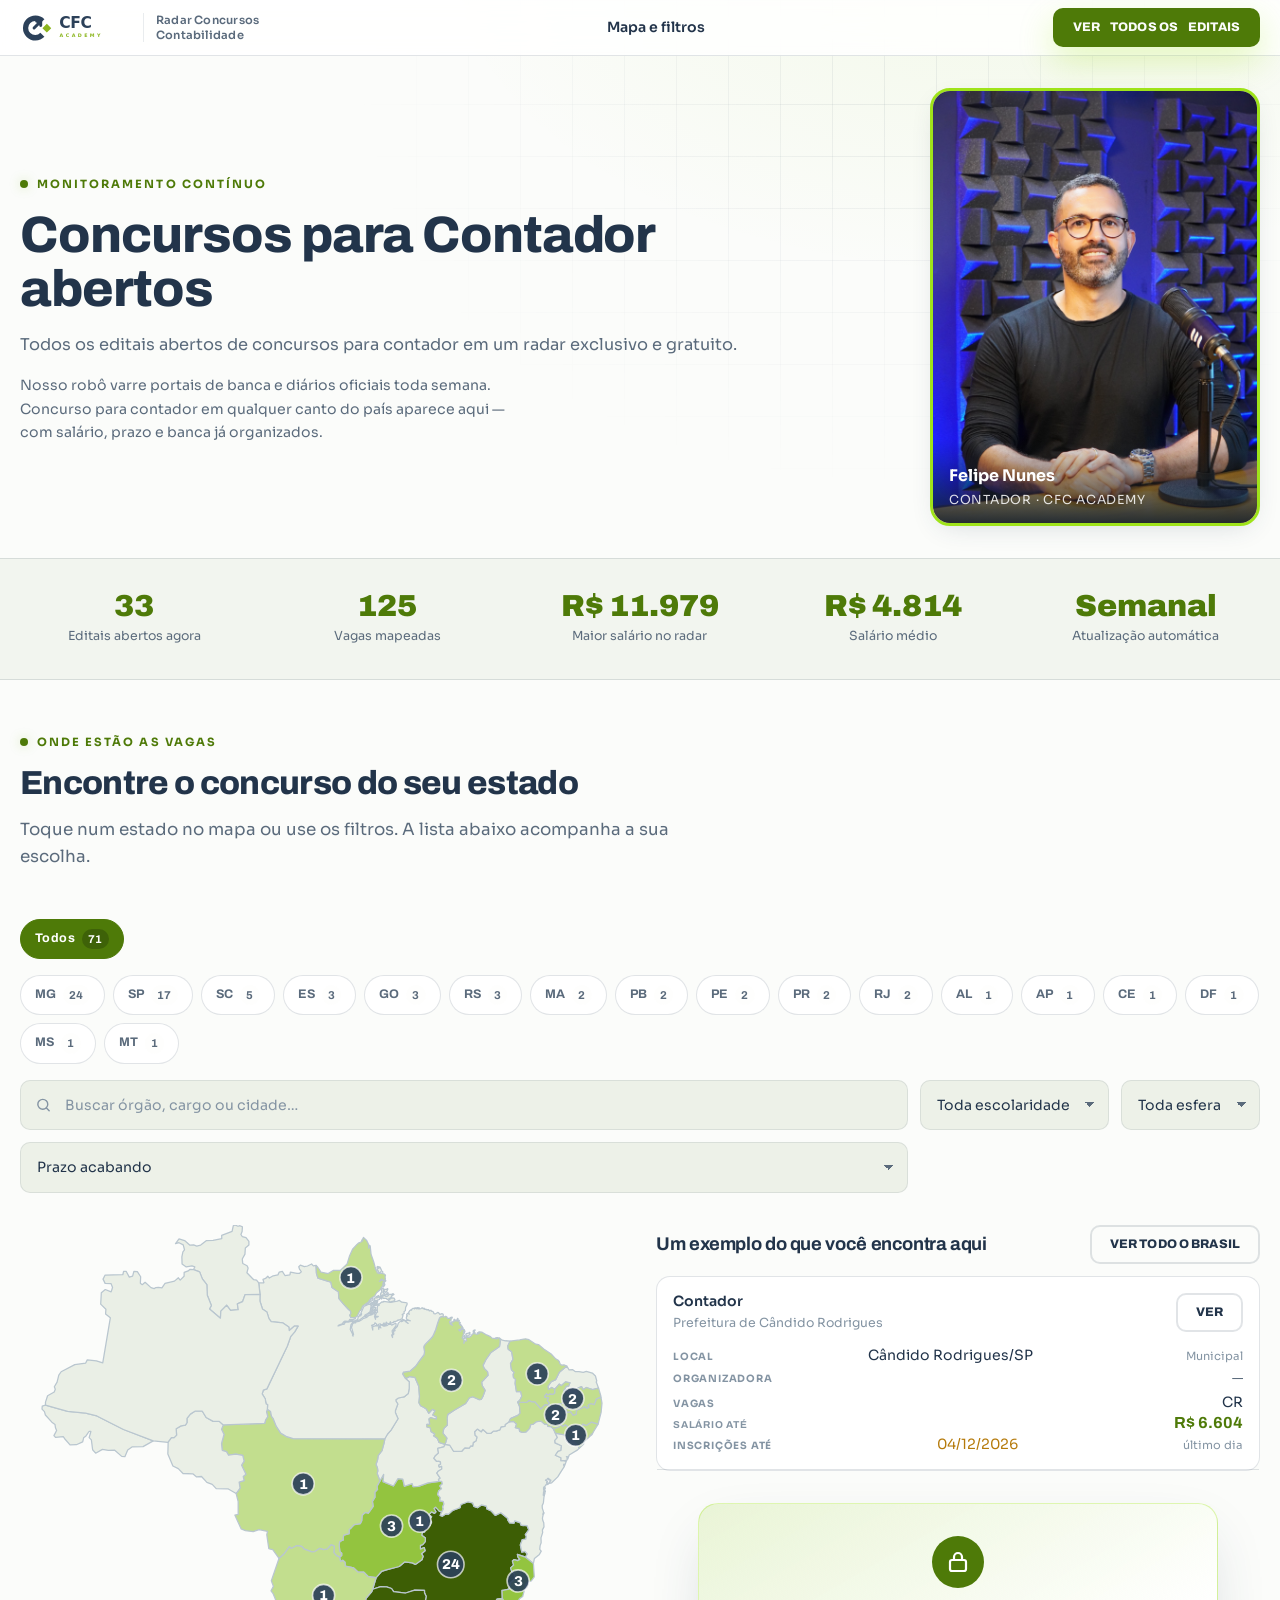
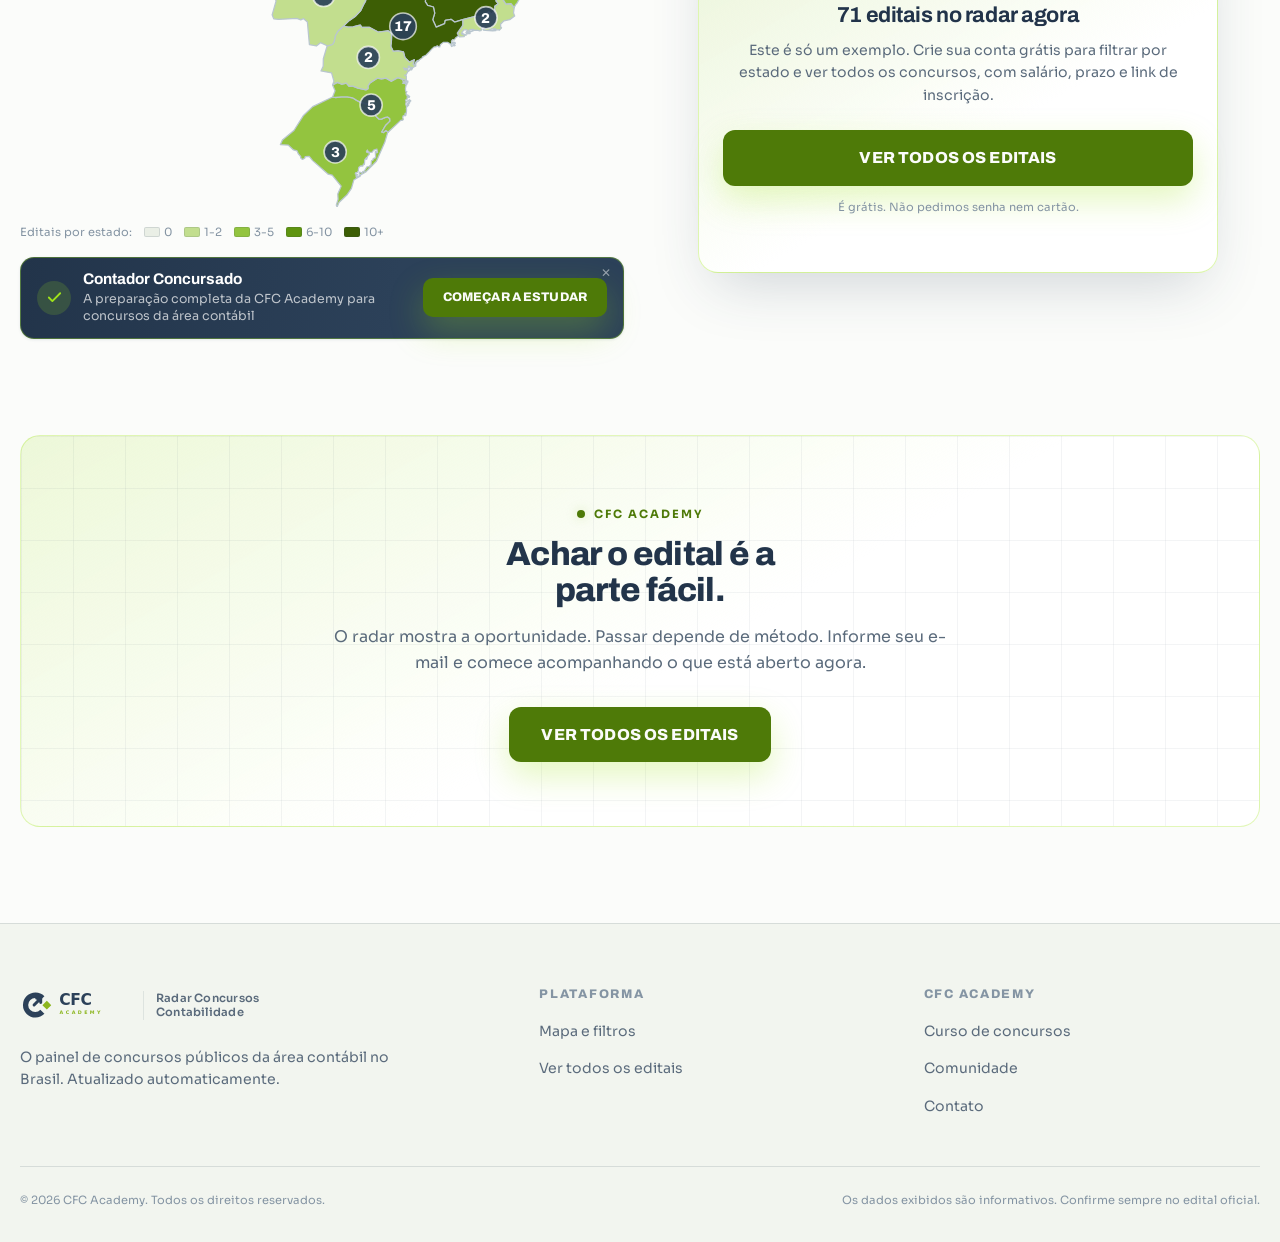
<file: index.html>
<!DOCTYPE html>
<html lang="pt-BR">
<head>
<meta charset="UTF-8" />
<meta name="viewport" content="width=device-width, initial-scale=1.0, viewport-fit=cover" />
<meta name="theme-color" content="#0a0f0a" />
<title>Radar Concursos Contabilidade · CFC Academy — Todo concurso de contabilidade do Brasil, em um lugar</title>
<meta name="description" content="A plataforma que varre diários oficiais e portais de banca 24 horas por dia e reúne todo edital de concurso público para contadores do Brasil. Salário, prazo e banca em um só painel." />

<link rel="preconnect" href="https://fonts.googleapis.com">
<link rel="preconnect" href="https://fonts.gstatic.com" crossorigin>
<link href="https://fonts.googleapis.com/css2?family=Sora:wght@400;500;600;700;800&family=Archivo:wght@600;700;800;900&family=JetBrains+Mono:wght@400;500&display=swap" rel="stylesheet">

<link rel="stylesheet" href="css/tokens.css">
<link rel="stylesheet" href="css/base.css">
<link rel="stylesheet" href="css/app.css">
</head>
<body>

<a href="#explorar" class="skip-link">Pular para o mapa e filtros</a>

<!-- ============================================================
     TOPBAR
     ============================================================ -->
<!-- Faixa de aviso sobre procedência. NÃO remover à mão: o js/demo.js a
     esconde sozinha quando o acervo é captura real (é o caso hoje) e a
     traz de volta se algum dia entrarem dados sem procedência. -->
<div class="faixa-demo" id="faixa-demo" role="status">
  <b>Aviso</b>
  <span>Parte dos editais desta página ainda não tem procedência confirmada. Confira sempre no edital oficial antes de se inscrever.</span>
</div>

<header class="topbar">
  <div class="topbar-inner">
    <a href="index.html" class="marca" aria-label="CFC Academy — Radar Concursos Contabilidade">
      <img src="assets/img/logo-cfc.svg" alt="CFC Academy" class="marca-logo"
           width="180" height="55">
      <span class="marca-sub">Radar Concursos<br>Contabilidade</span>
    </a>

    <nav class="nav" id="nav" aria-label="Navegação principal">
      <a href="#explorar">Mapa e filtros</a>
    </nav>

    <div style="display:flex;align-items:center;gap:12px">
      <a href="cadastro.html" class="btn btn-lima btn-sm" id="cta-topo">Ver <span class="longo">todos os </span>editais</a>
      <button class="menu-btn" id="menu-btn" aria-label="Abrir menu" aria-expanded="false" aria-controls="nav">
        <svg viewBox="0 0 24 24" fill="none" stroke-width="2" stroke-linecap="round"><path d="M4 7h16M4 12h16M4 17h16"/></svg>
      </button>
    </div>
  </div>
</header>

<!-- ============================================================
     HERO — compacto, para o mapa e os filtros aparecerem cedo.
     No mobile o hero antigo empurrava o conteúdo útil para baixo
     da dobra; aqui ele apresenta a marca em duas linhas e sai da frente.
     ============================================================ -->
<section class="hero hero-compacto">
  <div class="container hero-grid">
    <div class="hero-texto">
      <span class="eyebrow">Monitoramento contínuo</span>
      <h1>Concursos para Contador abertos</h1>
      <p class="lead">
        Todos os editais abertos de concursos para contador em um radar
        exclusivo e gratuito.
      </p>
      <p class="hero-apoio">
        Nosso robô varre portais de banca e diários oficiais toda semana.
        Concurso para contador em qualquer canto do país aparece aqui —
        com salário, prazo e banca já organizados.
      </p>
    </div>

    <figure class="hero-foto">
      <img src="assets/img/felipe-nunes.jpg"
           alt="Felipe Nunes, contador e fundador da CFC Academy"
           width="420" height="560" loading="eager" decoding="async">
      <figcaption>
        <strong>Felipe Nunes</strong>
        <span>Contador · CFC Academy</span>
      </figcaption>
    </figure>
  </div>
</section>

<!-- ============================================================
     FAIXA DE NÚMEROS
     ============================================================ -->
<section class="strip">
  <div class="container">
    <div><div class="n num" id="s-abertos">0</div><div class="l">Editais abertos agora</div></div>
    <div><div class="n num" id="s-vagas">0</div><div class="l">Vagas mapeadas</div></div>
    <div><div class="n num" id="s-salario">R$ 0</div><div class="l">Maior salário no radar</div></div>
    <div><div class="n num" id="s-salario-medio">R$ 0</div><div class="l">Salário médio</div></div>
    <div><div class="n num">Semanal</div><div class="l">Atualização automática</div></div>
  </div>
</section>

<!-- ============================================================
     AMOSTRA GRÁTIS + PAYWALL
     ============================================================ -->
<main>
  <!-- ============================================================
       FILTROS RÁPIDOS + MAPA
       Primeira coisa depois dos números: quem chega quer achar o
       concurso do SEU estado, não ler sobre a plataforma.
       ============================================================ -->
  <section class="blk blk-topo" id="explorar">
    <div class="container">
      <div class="blk-head">
        <span class="eyebrow">Onde estão as vagas</span>
        <h2>Encontre o concurso do seu estado</h2>
        <p>Toque num estado no mapa ou use os filtros. A lista abaixo acompanha a sua escolha.</p>
      </div>

      <div class="filtros-rapidos" role="group" aria-label="Filtrar por estado">
        <button class="chip-uf ativo" data-uf="">Todos<span class="cont" id="cont-todos">0</span></button>
        <div class="chips-ufs" id="chips-ufs"></div>
      </div>

      <div class="filtros-linha">
        <div class="busca-campo">
          <svg viewBox="0 0 24 24" fill="none" stroke-width="2" stroke-linecap="round"><circle cx="11" cy="11" r="7"/><path d="m20 20-3.5-3.5"/></svg>
          <input type="search" id="f-busca" class="campo" placeholder="Buscar órgão, cargo ou cidade…" aria-label="Buscar editais">
        </div>
        <select id="f-escolaridade" class="campo" aria-label="Escolaridade">
          <option value="">Toda escolaridade</option>
          <option value="superior">Superior</option>
          <option value="medio">Médio / Técnico</option>
        </select>
        <select id="f-nivel" class="campo" aria-label="Esfera">
          <option value="">Toda esfera</option>
          <option value="federal">Federal</option>
          <option value="estadual">Estadual</option>
          <option value="municipal">Municipal</option>
        </select>
        <select id="f-ordem" class="campo" aria-label="Ordenar">
          <option value="prazo">Prazo acabando</option>
          <option value="salario">Maior salário</option>
        </select>
      </div>

  <!-- ============================================================
       MAPA INTERATIVO
       ============================================================ -->
      <div class="mapa-bloco">
        <div class="mapa-coluna">
          <div id="mapa-svg" aria-label="Mapa do Brasil por estado"></div>
          <div class="mapa-legenda">
            <span>Editais por estado:</span>
            <span class="escala"><i class="f0"></i> 0</span>
            <span class="escala"><i class="f1"></i> 1-2</span>
            <span class="escala"><i class="f2"></i> 3-5</span>
            <span class="escala"><i class="f3"></i> 6-10</span>
            <span class="escala"><i class="f4"></i> 10+</span>
          </div>
        </div>

        <div class="mapa-lado">
          <!-- Aparece só quando há novidade desde a última visita.
               O JS o esconde sozinho no resto do tempo. -->
          <p class="novidades-aviso" id="novidades-aviso" hidden></p>

          <div class="mapa-cabeca">
            <h3 id="mapa-titulo">Brasil</h3>
            <button class="btn btn-ghost btn-sm" id="mapa-limpar" hidden>Ver todo o Brasil</button>
          </div>
          <div id="mapa-lista" aria-live="polite"></div>
        </div>
      </div>
    </div>
  </section>
    </div>
  </section>

  

  <!-- ============================================================
       COMO FUNCIONA
       ============================================================ -->
  

  <!-- ============================================================
       O QUE VOCÊ RECEBE
       ============================================================ -->
  

  <!-- ============================================================
       CTA FINAL
       ============================================================ -->
  <section class="blk" style="padding-top:0">
    <div class="container">
      <div class="cta up">
        <span class="eyebrow">CFC Academy</span>
        <h2>Achar o edital é a parte fácil.</h2>
        <p>
          O radar mostra a oportunidade. Passar depende de método.
          Informe seu e-mail e comece acompanhando o que está aberto agora.
        </p>
        <a href="cadastro.html" class="btn btn-lima">Ver todos os editais</a>
      </div>
    </div>
  </section>
</main>

<!-- ============================================================
     RODAPÉ
     ============================================================ -->
<footer class="rodape">
  <div class="container">
    <div class="rodape-grid">
      <div>
        <a href="index.html" class="marca" aria-label="CFC Academy — Radar Concursos Contabilidade">
      <img src="assets/img/logo-cfc.svg" alt="CFC Academy" class="marca-logo"
           width="180" height="55">
      <span class="marca-sub">Radar Concursos<br>Contabilidade</span>
    </a>
        <p class="sobre">O painel de concursos públicos da área contábil no Brasil. Atualizado automaticamente.</p>
      </div>
      <div>
        <h4>Plataforma</h4>
        <ul>
          <li><a href="#explorar">Mapa e filtros</a></li>
          <li><a href="cadastro.html">Ver todos os editais</a></li>
        </ul>
      </div>
      <div>
        <h4>CFC Academy</h4>
        <ul>
          <li><a href="https://cfcacademy.com.br/ccc/" target="_blank" rel="noopener">Curso de concursos</a></li>
          <li><a href="#">Comunidade</a></li>
          <li><a href="#">Contato</a></li>
        </ul>
      </div>
    </div>
    <div class="rodape-base">
      <span>© 2026 CFC Academy. Todos os direitos reservados.</span>
      <span>Os dados exibidos são informativos. Confirme sempre no edital oficial.</span>
    </div>
  </div>
</footer>

<script type="module" src="js/landing.js"></script>
<script type="module" src="js/demo.js"></script>
</body>
</html>
</file>
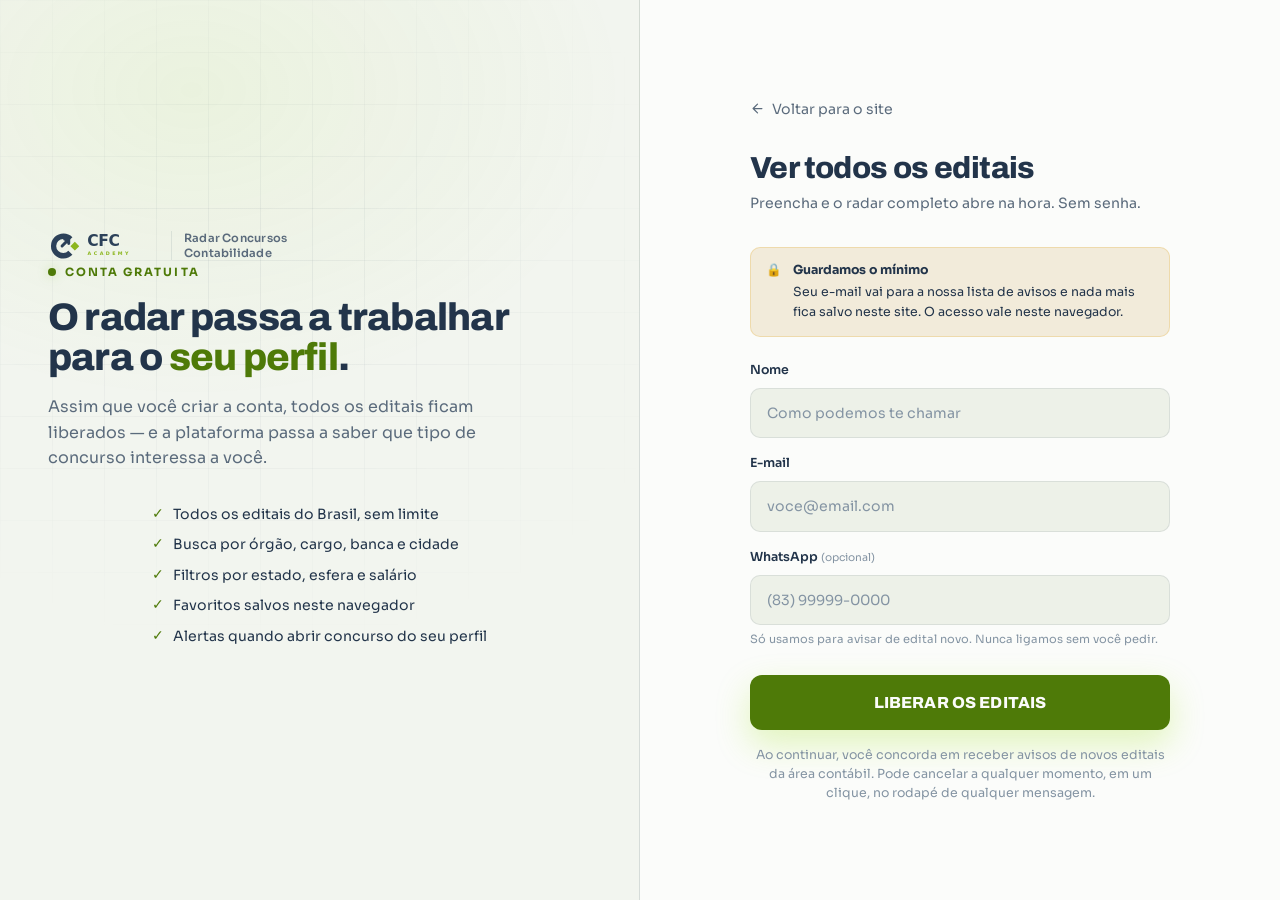
<file: app.html>
<!DOCTYPE html>
<html lang="pt-BR">
<head>
<meta charset="UTF-8" />
<meta name="viewport" content="width=device-width, initial-scale=1.0, viewport-fit=cover" />
<meta name="theme-color" content="#0a0f0a" />
<title>Radar Concursos Contabilidade · CFC Academy — Todo concurso de contabilidade do Brasil, em um lugar</title>
<meta name="description" content="A plataforma que varre diários oficiais e portais de banca 24 horas por dia e reúne todo edital de concurso público para contadores do Brasil. Salário, prazo e banca em um só painel." />

<link rel="preconnect" href="https://fonts.googleapis.com">
<link rel="preconnect" href="https://fonts.gstatic.com" crossorigin>
<link href="https://fonts.googleapis.com/css2?family=Sora:wght@400;500;600;700;800&family=Archivo:wght@600;700;800;900&family=JetBrains+Mono:wght@400;500&display=swap" rel="stylesheet">

<link rel="stylesheet" href="css/tokens.css">
<link rel="stylesheet" href="css/base.css">
<link rel="stylesheet" href="css/app.css">
</head>
<body>

<a href="#painel" class="skip-link">Pular para os editais</a>

<!-- ============================================================
     TOPBAR
     ============================================================ -->
<!-- Faixa de aviso sobre procedência. NÃO remover à mão: o js/demo.js a
     esconde sozinha quando o acervo é captura real (é o caso hoje) e a
     traz de volta se algum dia entrarem dados sem procedência. -->
<div class="faixa-demo" id="faixa-demo" role="status">
  <b>Aviso</b>
  <span>Parte dos editais desta página ainda não tem procedência confirmada. Confira sempre no edital oficial antes de se inscrever.</span>
</div>

<header class="topbar">
  <div class="topbar-inner">
    <a href="app.html" class="marca" aria-label="CFC Academy — Radar Concursos Contabilidade">
      <img src="assets/img/logo-cfc.svg" alt="CFC Academy" class="marca-logo"
           width="180" height="55">
      <span class="marca-sub">Radar Concursos<br>Contabilidade</span>
    </a>

    <nav class="nav" id="nav" aria-label="Navegação principal">
      <a href="#painel" aria-current="page">Editais</a>
      <a href="#mapa">Mapa e filtros</a>
      
    </nav>

    <div style="display:flex;align-items:center;gap:12px">
      <span class="pulso" title="Última varredura automática">
        <i aria-hidden="true"></i> Varredura ativa · <b id="pulso-hora">--:--</b>
      </span>

      <div class="conta">
        <button class="conta-btn" id="conta-btn" aria-expanded="false" aria-haspopup="true" aria-controls="conta-menu">
          <span class="avatar" id="avatar">?</span>
          <span class="nome" id="conta-nome">Conta</span>
        </button>
        <div class="conta-menu" id="conta-menu" role="menu">
          <div class="cabeca">
            <b id="menu-nome">—</b>
            <span id="menu-email">—</span>
          </div>
          <a href="index.html" role="menuitem">Página inicial</a>
          <button type="button" class="sair-item" id="sair" role="menuitem">Sair deste navegador</button>
        </div>
      </div>

      <button class="menu-btn" id="menu-btn" aria-label="Abrir menu" aria-expanded="false" aria-controls="nav">
        <svg viewBox="0 0 24 24" fill="none" stroke-width="2" stroke-linecap="round"><path d="M4 7h16M4 12h16M4 17h16"/></svg>
      </button>
    </div>
  </div>
</header>

<!-- ============================================================
     BOAS-VINDAS
     ============================================================ -->
<section class="boas-vindas" style="padding:calc(var(--topbar-h) + var(--s-6)) 0 var(--s-5);background:radial-gradient(700px 400px at 78% -20%,rgba(159,227,26,.12),transparent 62%),var(--preto)">
  <div class="container">
    <span class="eyebrow">Seu painel</span>
    <h1 style="font-size:clamp(1.7rem,3.4vw,2.5rem);margin:var(--s-3) 0 var(--s-2)">
      Olá, <span style="color:var(--lima)" id="saudacao">contador</span>. Isto é o que o radar encontrou.
    </h1>
    <p style="color:var(--cinza);max-width:60ch">
      Todos os editais liberados. Use a busca e os filtros para chegar no que interessa a você.
    </p>
  </div>
</section>

<!-- ============================================================
     FAIXA DE NÚMEROS
     ============================================================ -->
<section class="strip">
  <div class="container">
    <div><div class="n num" id="s-abertos">0</div><div class="l">Editais abertos agora</div></div>
    <div><div class="n num" id="s-vagas">0</div><div class="l">Vagas mapeadas</div></div>
    <div><div class="n num" id="s-salario">R$ 0</div><div class="l">Maior salário no radar</div></div>
    <div><div class="n num" id="s-salario-medio">R$ 0</div><div class="l">Salário médio</div></div>
    <div><div class="n num">Semanal</div><div class="l">Atualização automática</div></div>
  </div>
</section>

<!-- ============================================================
     PAINEL DE EDITAIS
     ============================================================ -->
<main id="painel">
  <div class="busca-wrap">
    <div class="container">
      <div class="busca-linha">
        <div class="busca-campo">
          <svg viewBox="0 0 24 24" fill="none" stroke-width="2" stroke-linecap="round"><circle cx="11" cy="11" r="7"/><path d="m20 20-3.5-3.5"/></svg>
          <input type="search" id="busca" class="campo" placeholder="Buscar por órgão, cargo, banca, cidade ou estado…" aria-label="Buscar editais">
        </div>
        <select id="ordem" class="campo" aria-label="Ordenar editais" style="width:auto">
          <option value="prazo">Prazo acabando</option>
          <option value="salario">Maior salário</option>
          <option value="vagas">Mais vagas</option>
          <option value="novos">Novos concursos</option>
        </select>
        <button class="btn btn-ghost btn-sm" id="btn-filtros" aria-expanded="false" aria-controls="filtros">Filtros</button>
      </div>

      <div class="filtros oculto" id="filtros">
        <div class="filtro-grupo">
          <label for="f-uf">Estado</label>
          <select id="f-uf" class="campo" data-filtro="uf"><option value="">Todos</option></select>
        </div>
        <div class="filtro-grupo">
          <label for="f-banca">Banca</label>
          <select id="f-banca" class="campo" data-filtro="banca"><option value="">Todas</option></select>
        </div>
        <div class="filtro-grupo">
          <label for="f-nivel">Esfera</label>
          <select id="f-nivel" class="campo" data-filtro="nivel">
            <option value="">Todas</option>
            <option value="federal">Federal</option>
            <option value="estadual">Estadual</option>
            <option value="municipal">Municipal</option>
          </select>
        </div>
        <div class="filtro-grupo">
          <label for="f-escolaridade">Escolaridade</label>
          <select id="f-escolaridade" class="campo" data-filtro="escolaridade">
            <option value="">Todas</option>
            <option value="superior">Superior</option>
            <option value="medio">Médio / Técnico</option>
          </select>
        </div>
        <div class="filtro-grupo">
          <label for="f-salario">Salário mínimo</label>
          <select id="f-salario" class="campo" data-filtro="salarioMin">
            <option value="">Qualquer</option>
            <option value="5000">Acima de R$ 5.000</option>
            <option value="8000">Acima de R$ 8.000</option>
            <option value="12000">Acima de R$ 12.000</option>
            <option value="18000">Acima de R$ 18.000</option>
          </select>
        </div>
      </div>

      <div class="chips-ativos" id="chips" aria-live="polite"></div>

      <div class="abas" role="tablist" aria-label="Filtrar por situação" style="margin-top:var(--s-4)">
        <button class="aba" role="tab" aria-selected="true" data-status="todos">Todos <span class="cont">0</span></button>
        <button class="aba" role="tab" aria-selected="false" data-status="aberto">Abertos <span class="cont">0</span></button>
        <button class="aba" role="tab" aria-selected="false" data-status="encerrando">Encerrando <span class="cont">0</span></button>
        <button class="aba" role="tab" aria-selected="false" data-status="previsto">Previstos <span class="cont">0</span></button>
      </div>
    </div>
  </div>

  <section class="blk blk-resultados">
    <div class="container">
      <!-- Mapa e lista lado a lado: o mapa é o filtro principal e
           acompanha a rolagem, a lista corre ao lado dele. -->
      <div class="painel-duplo">
        <aside class="painel-mapa">
<div class="mapa-coluna">
          <div id="mapa-svg" aria-label="Mapa do Brasil por estado"></div>
          <div class="mapa-legenda">
            <span>Editais por estado:</span>
            <span class="escala"><i class="f0"></i> 0</span>
            <span class="escala"><i class="f1"></i> 1-2</span>
            <span class="escala"><i class="f2"></i> 3-5</span>
            <span class="escala"><i class="f3"></i> 6-10</span>
            <span class="escala"><i class="f4"></i> 10+</span>
          </div>
        </div>
        </aside>

        <div class="painel-lista mapa-lado">
          <p class="novidades-aviso" id="novidades-aviso" hidden></p>
          <p id="resumo" aria-live="polite"></p>
          <div class="lista" id="lista"></div>
        </div>
      </div>
    </div>
  </section>

  <!-- ============================================================
       COMO FUNCIONA
       ============================================================ -->
  

  

  <!-- ============================================================
       AGENDA
       ============================================================ -->
  

  <!-- ============================================================
       CTA — ponte para o curso
       ============================================================ -->
  <section class="blk" id="curso" style="padding-top:0">
    <div class="container">
      <div class="cta up">
        <span class="eyebrow">CFC Academy</span>
        <h2>Achar o edital é a parte fácil.</h2>
        <p>
          O radar mostra a oportunidade. Passar depende de método.
          Conheça a preparação da CFC Academy para concursos da área contábil.
        </p>
        <a href="#" class="btn btn-lima">Quero conhecer o método</a>
      </div>
    </div>
  </section>
</main>

<!-- ============================================================
     RODAPÉ
     ============================================================ -->
<footer class="rodape">
  <div class="container">
    <div class="rodape-grid">
      <div>
        <a href="app.html" class="marca" aria-label="CFC Academy — Radar Concursos Contabilidade">
      <img src="assets/img/logo-cfc.svg" alt="CFC Academy" class="marca-logo"
           width="180" height="55">
      <span class="marca-sub">Radar Concursos<br>Contabilidade</span>
    </a>
        <p class="sobre">O painel de concursos públicos da área contábil no Brasil. Atualizado automaticamente.</p>
      </div>
      <div>
        <h4>Plataforma</h4>
        <ul>
          <li><a href="#painel">Editais</a></li>
        </ul>
      </div>
      <div>
        <h4>CFC Academy</h4>
        <ul>
          <li><a href="#curso">Curso de concursos</a></li>
          <li><a href="#">Comunidade</a></li>
          <li><a href="#">Contato</a></li>
        </ul>
      </div>
    </div>
    <div class="rodape-base">
      <span>© 2026 CFC Academy. Todos os direitos reservados.</span>
      <span>Os dados exibidos são informativos. Confirme sempre no edital oficial.</span>
    </div>
  </div>
</footer>

<script type="module" src="js/app.js"></script>
<script type="module" src="js/demo.js"></script>
</body>
</html>
</file>
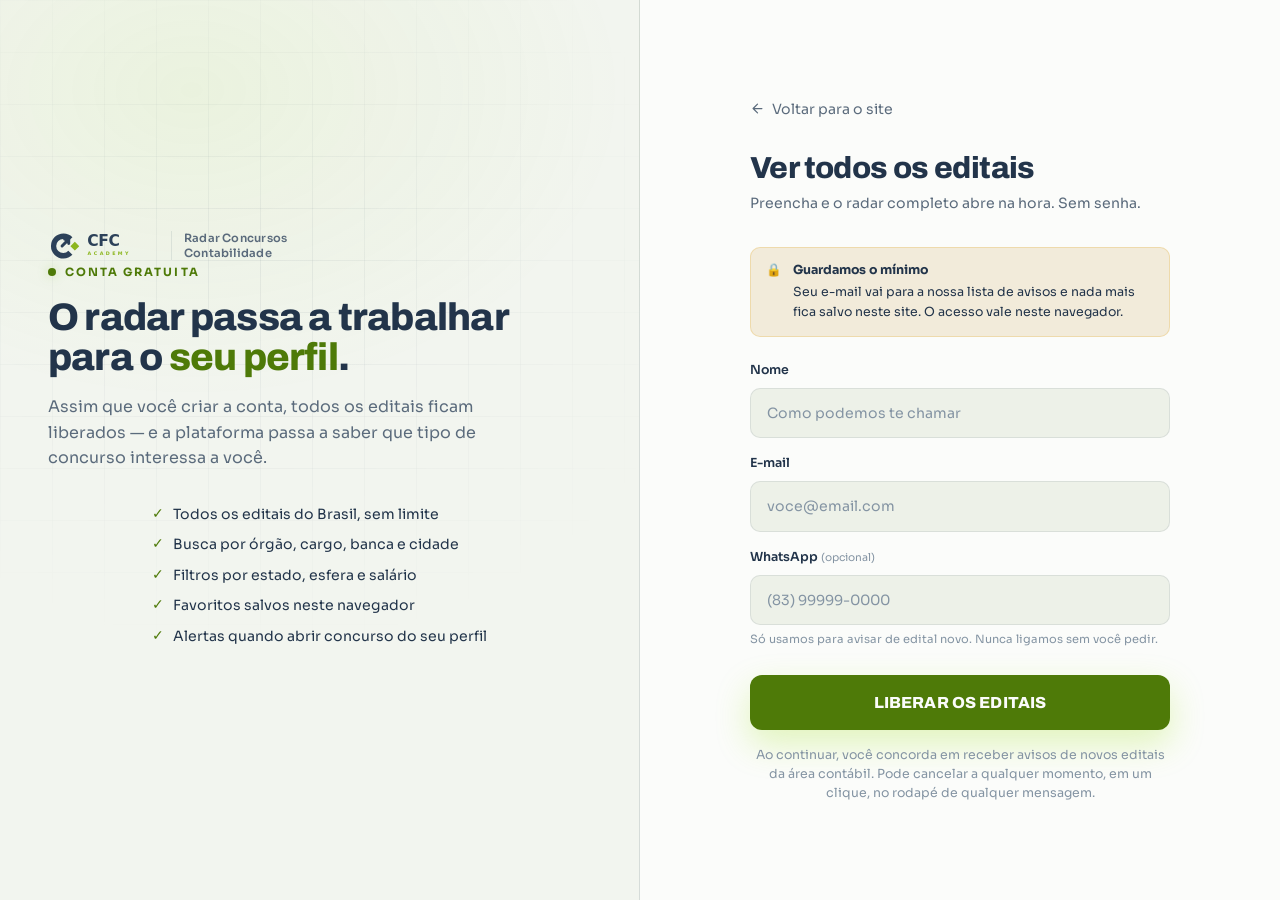
<file: cadastro.html>
<!DOCTYPE html>
<html lang="pt-BR">
<head>
<meta charset="UTF-8" />
<meta name="viewport" content="width=device-width, initial-scale=1.0, viewport-fit=cover" />
<meta name="theme-color" content="#0a0f0a" />
<title>Ver todos os editais · Radar Concursos Contabilidade — CFC Academy</title>
<meta name="description" content="Informe seu e-mail e acompanhe todos os editais de concurso da área contábil no Brasil." />
<meta name="robots" content="noindex" />

<link rel="preconnect" href="https://fonts.googleapis.com">
<link rel="preconnect" href="https://fonts.gstatic.com" crossorigin>
<link href="https://fonts.googleapis.com/css2?family=Sora:wght@400;500;600;700;800&family=Archivo:wght@600;700;800;900&family=JetBrains+Mono:wght@400;500&display=swap" rel="stylesheet">

<link rel="stylesheet" href="css/tokens.css">
<link rel="stylesheet" href="css/base.css">
<link rel="stylesheet" href="css/app.css">
</head>
<body>

<main class="auth">

  <!-- ---------- lado institucional ---------- -->
  <aside class="auth-lado">
    <a href="index.html" class="marca" aria-label="CFC Academy — Radar Concursos Contabilidade">
      <img src="assets/img/logo-cfc.svg" alt="CFC Academy" class="marca-logo"
           width="180" height="55">
      <span class="marca-sub">Radar Concursos<br>Contabilidade</span>
    </a>

    <span class="eyebrow">Conta gratuita</span>
    <h2>O radar passa a trabalhar para o <span style="color:var(--lima)">seu perfil</span>.</h2>
    <p class="sub">
      Assim que você criar a conta, todos os editais ficam liberados —
      e a plataforma passa a saber que tipo de concurso interessa a você.
    </p>

    <ul class="vantagens" style="max-width:none">
      <li>Todos os editais do Brasil, sem limite</li>
      <li>Busca por órgão, cargo, banca e cidade</li>
      <li>Filtros por estado, esfera e salário</li>
      <li>Favoritos salvos neste navegador</li>
      <li>Alertas quando abrir concurso do seu perfil</li>
    </ul>
  </aside>

  <!-- ---------- formulário ---------- -->
  <section class="auth-form">
    <div class="caixa">
      <a href="index.html" class="voltar">
        <svg viewBox="0 0 24 24" stroke-linecap="round" stroke-linejoin="round"><path d="M19 12H5M12 19l-7-7 7-7"/></svg>
        Voltar para o site
      </a>

      <h1>Ver todos os editais</h1>
      <p class="apoio">Preencha e o radar completo abre na hora. Sem senha.</p>

      <div class="aviso">
        <span aria-hidden="true">🔒</span>
        <span>
          <b>Guardamos o mínimo</b>
          Seu e-mail vai para a nossa lista de avisos e nada mais fica salvo neste site. O acesso vale neste navegador.
        </span>
      </div>

      <div class="aviso erro-geral" id="erro-geral" style="display:none" role="alert">
        <span aria-hidden="true">✕</span>
        <span id="erro-geral-txt"></span>
      </div>

      <form id="form" novalidate>
        <div class="campo-grupo" id="g-nome">
          <label for="nome">Nome</label>
          <input type="text" id="nome" name="nome" class="campo"
                 autocomplete="given-name" placeholder="Como podemos te chamar">
          <span class="erro">Informe seu nome.</span>
        </div>

        <div class="campo-grupo" id="g-email">
          <label for="email">E-mail</label>
          <input type="email" id="email" name="email" class="campo"
                 autocomplete="email" placeholder="voce@email.com" required>
          <span class="erro">Informe um e-mail válido.</span>
        </div>

        <div class="campo-grupo" id="g-telefone">
          <label for="telefone">WhatsApp <span class="opcional">(opcional)</span></label>
          <input type="tel" id="telefone" name="telefone" class="campo"
                 autocomplete="tel" inputmode="tel" placeholder="(83) 99999-0000">
          <span class="erro">Telefone incompleto — confira o DDD e o número.</span>
          <span class="dica">Só usamos para avisar de edital novo. Nunca ligamos sem você pedir.</span>
        </div>

        <button type="submit" class="btn btn-lima btn-block" id="enviar" style="margin-top:var(--s-5)">
          Liberar os editais
        </button>

        <p class="lgpd">
          Ao continuar, você concorda em receber avisos de novos editais da área
          contábil. Pode cancelar a qualquer momento, em um clique, no rodapé de
          qualquer mensagem.
        </p>
      </form>

      
    </div>
  </section>

</main>

<script type="module" src="js/auth.js"></script>
</body>
</html>
</file>
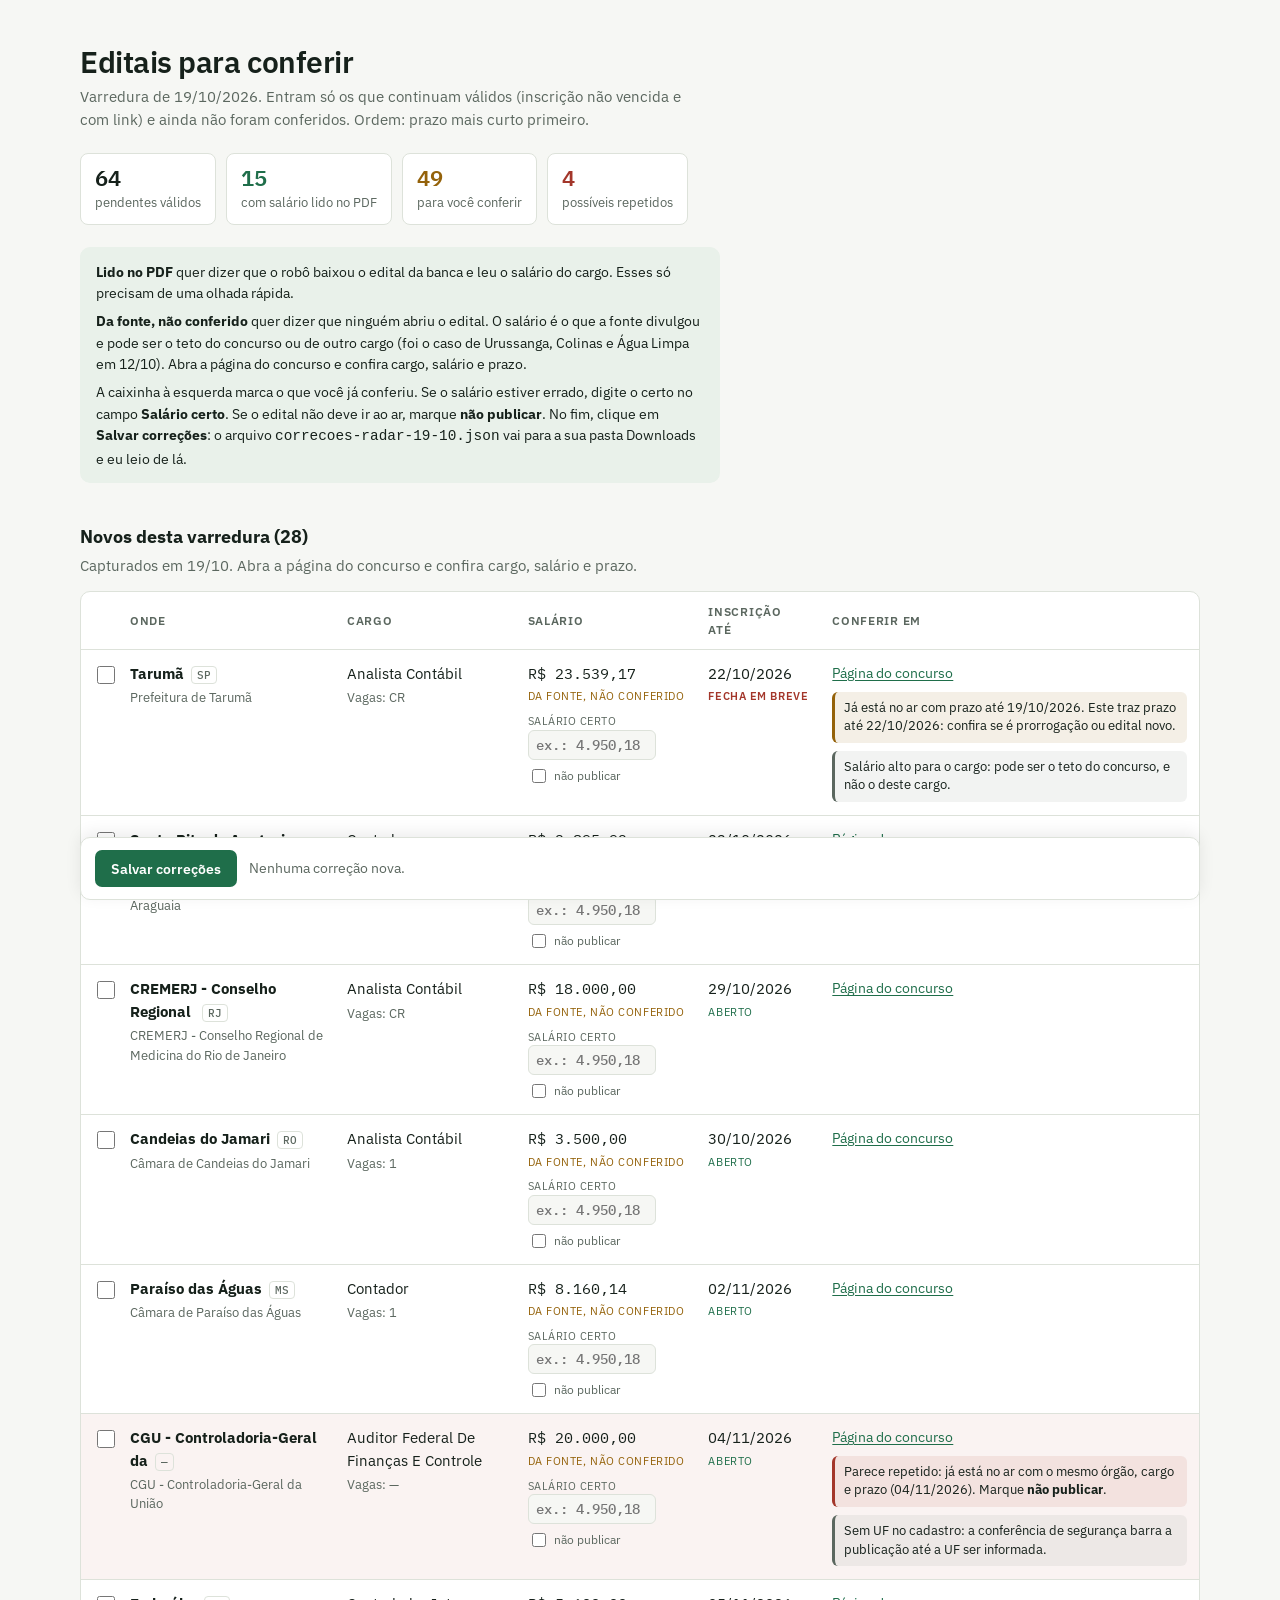
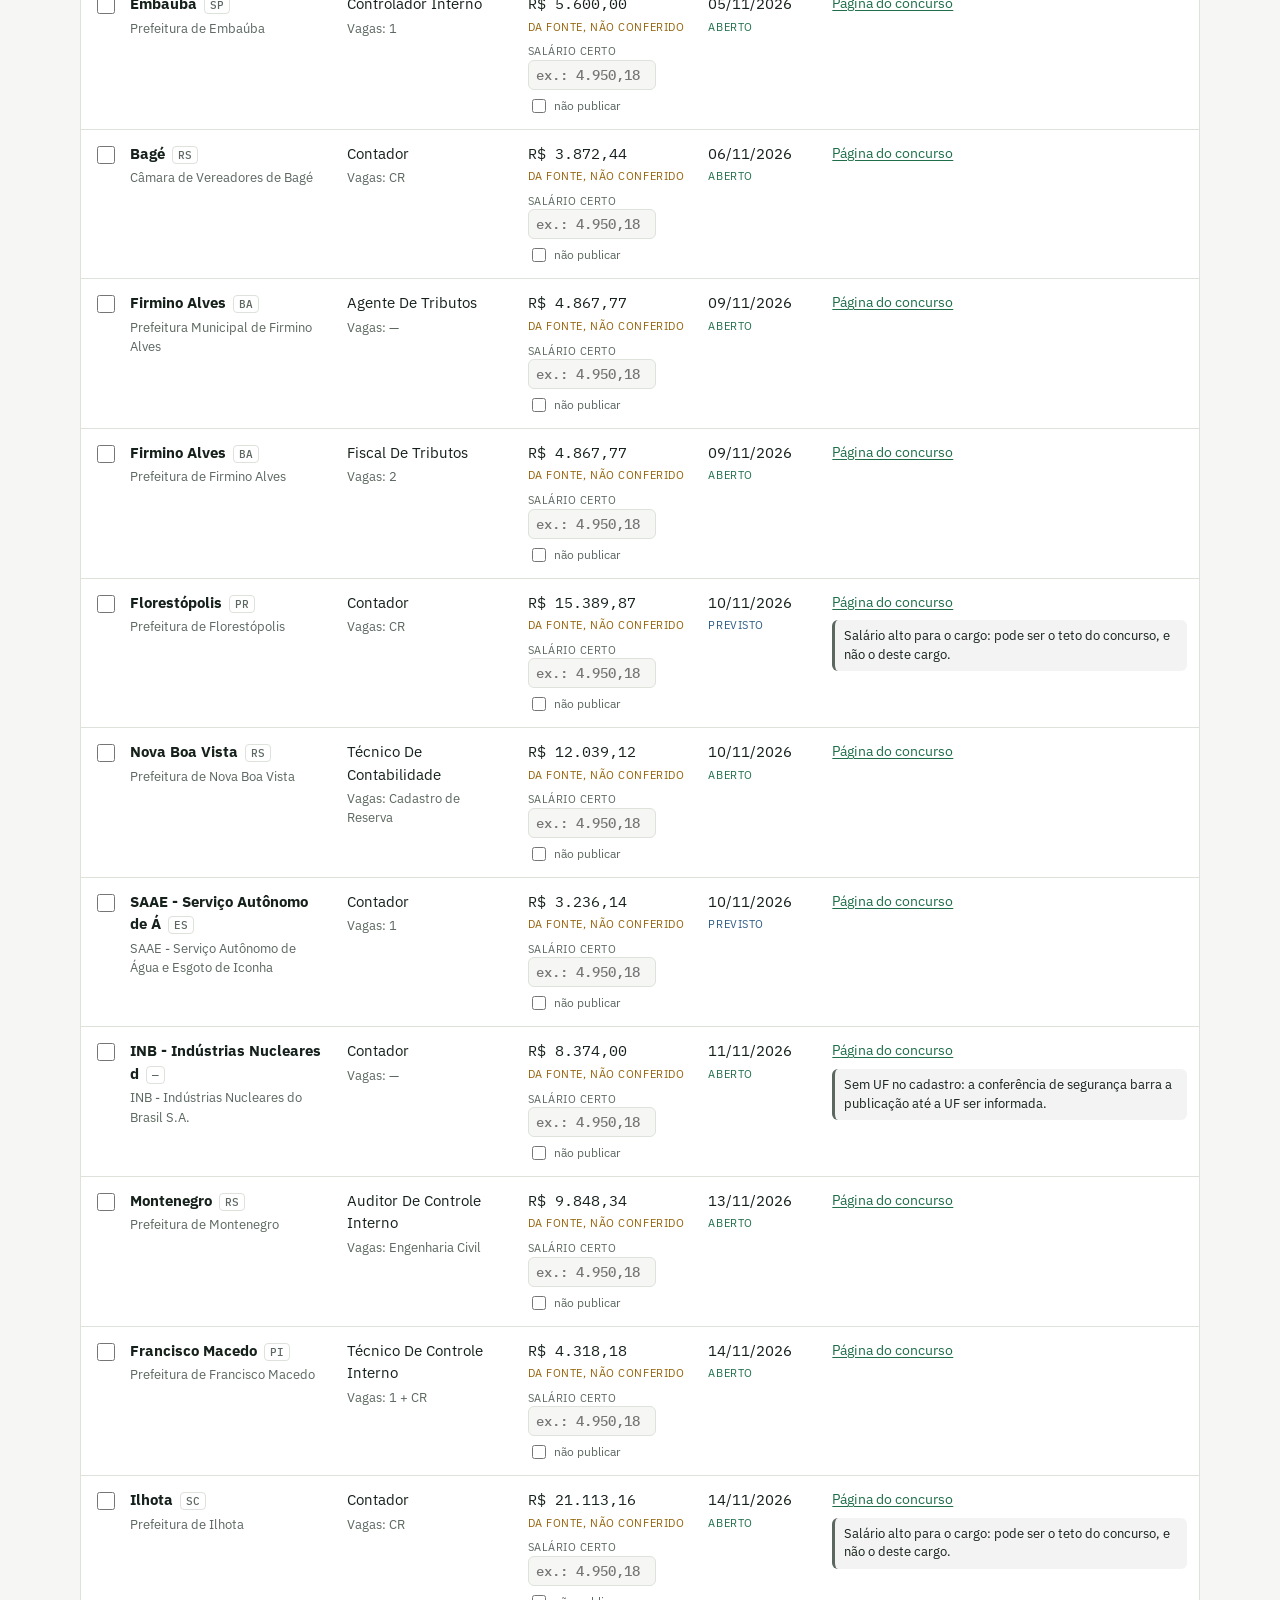
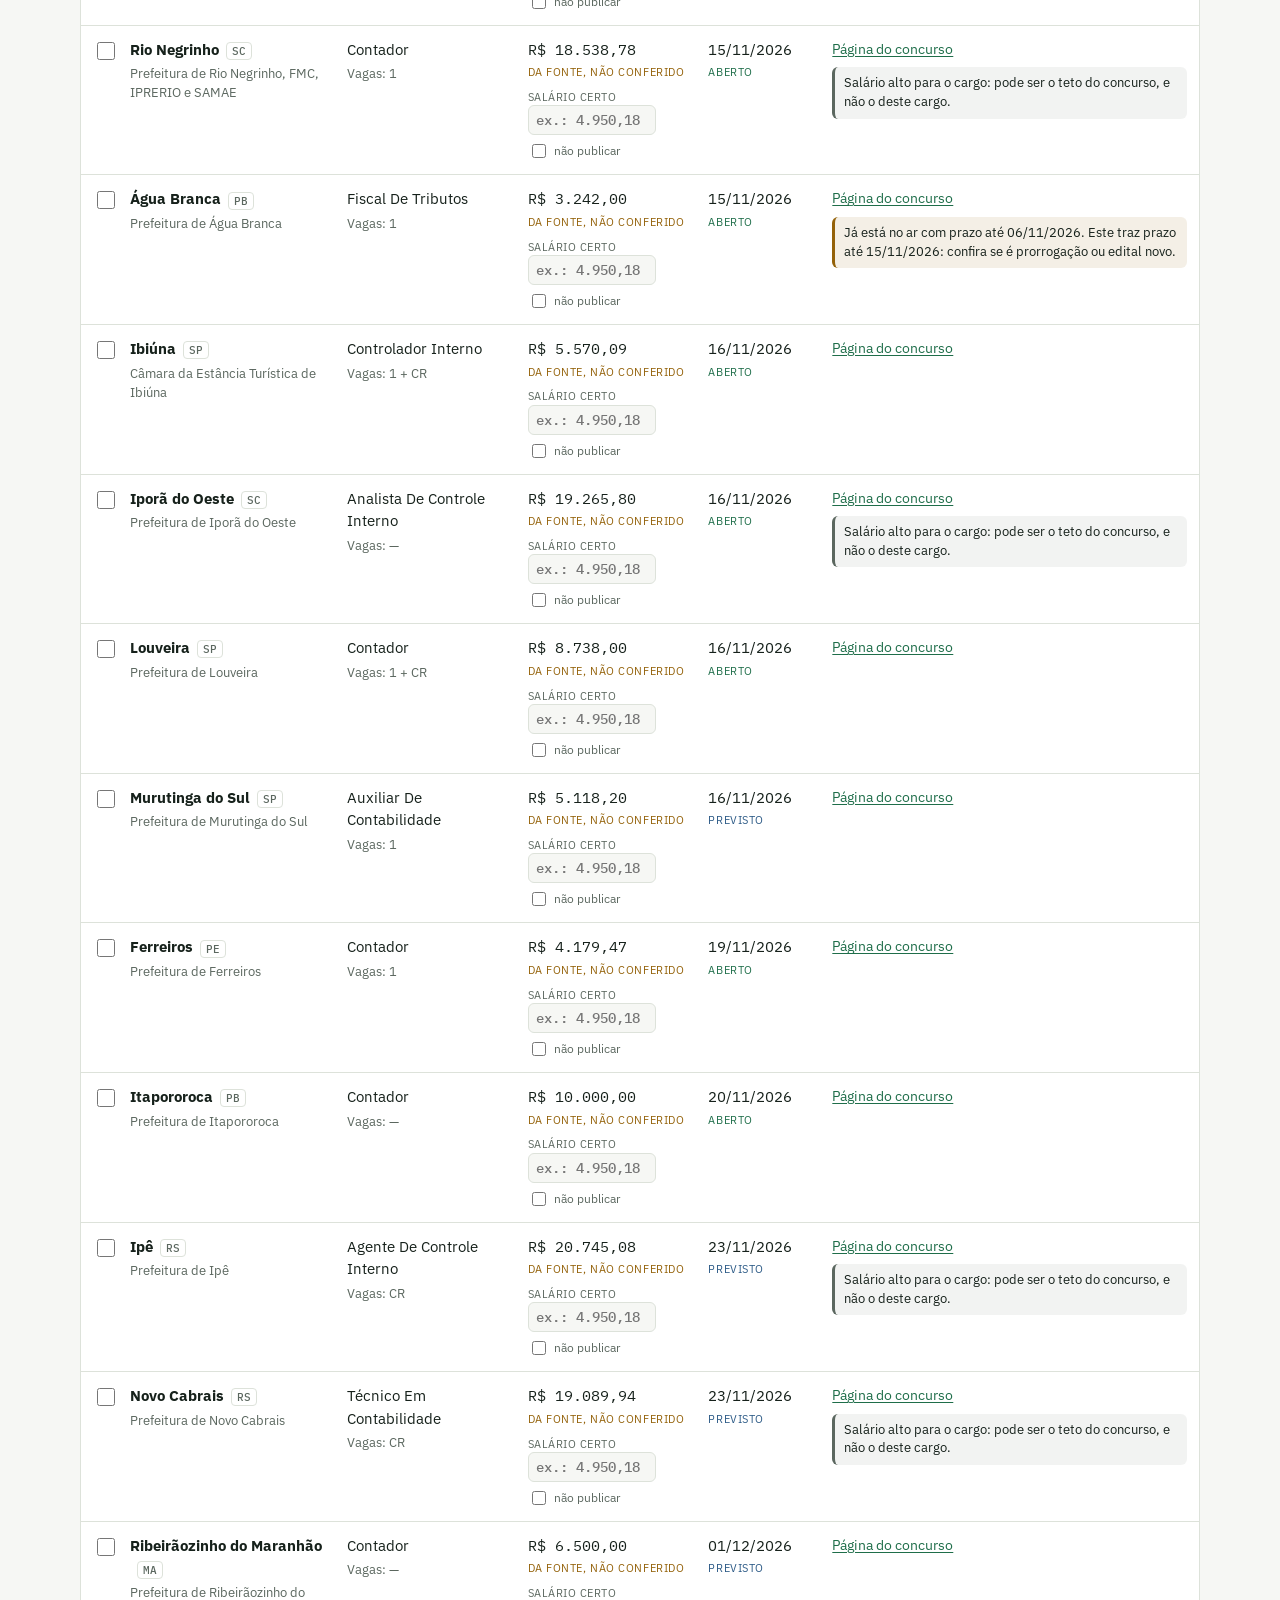
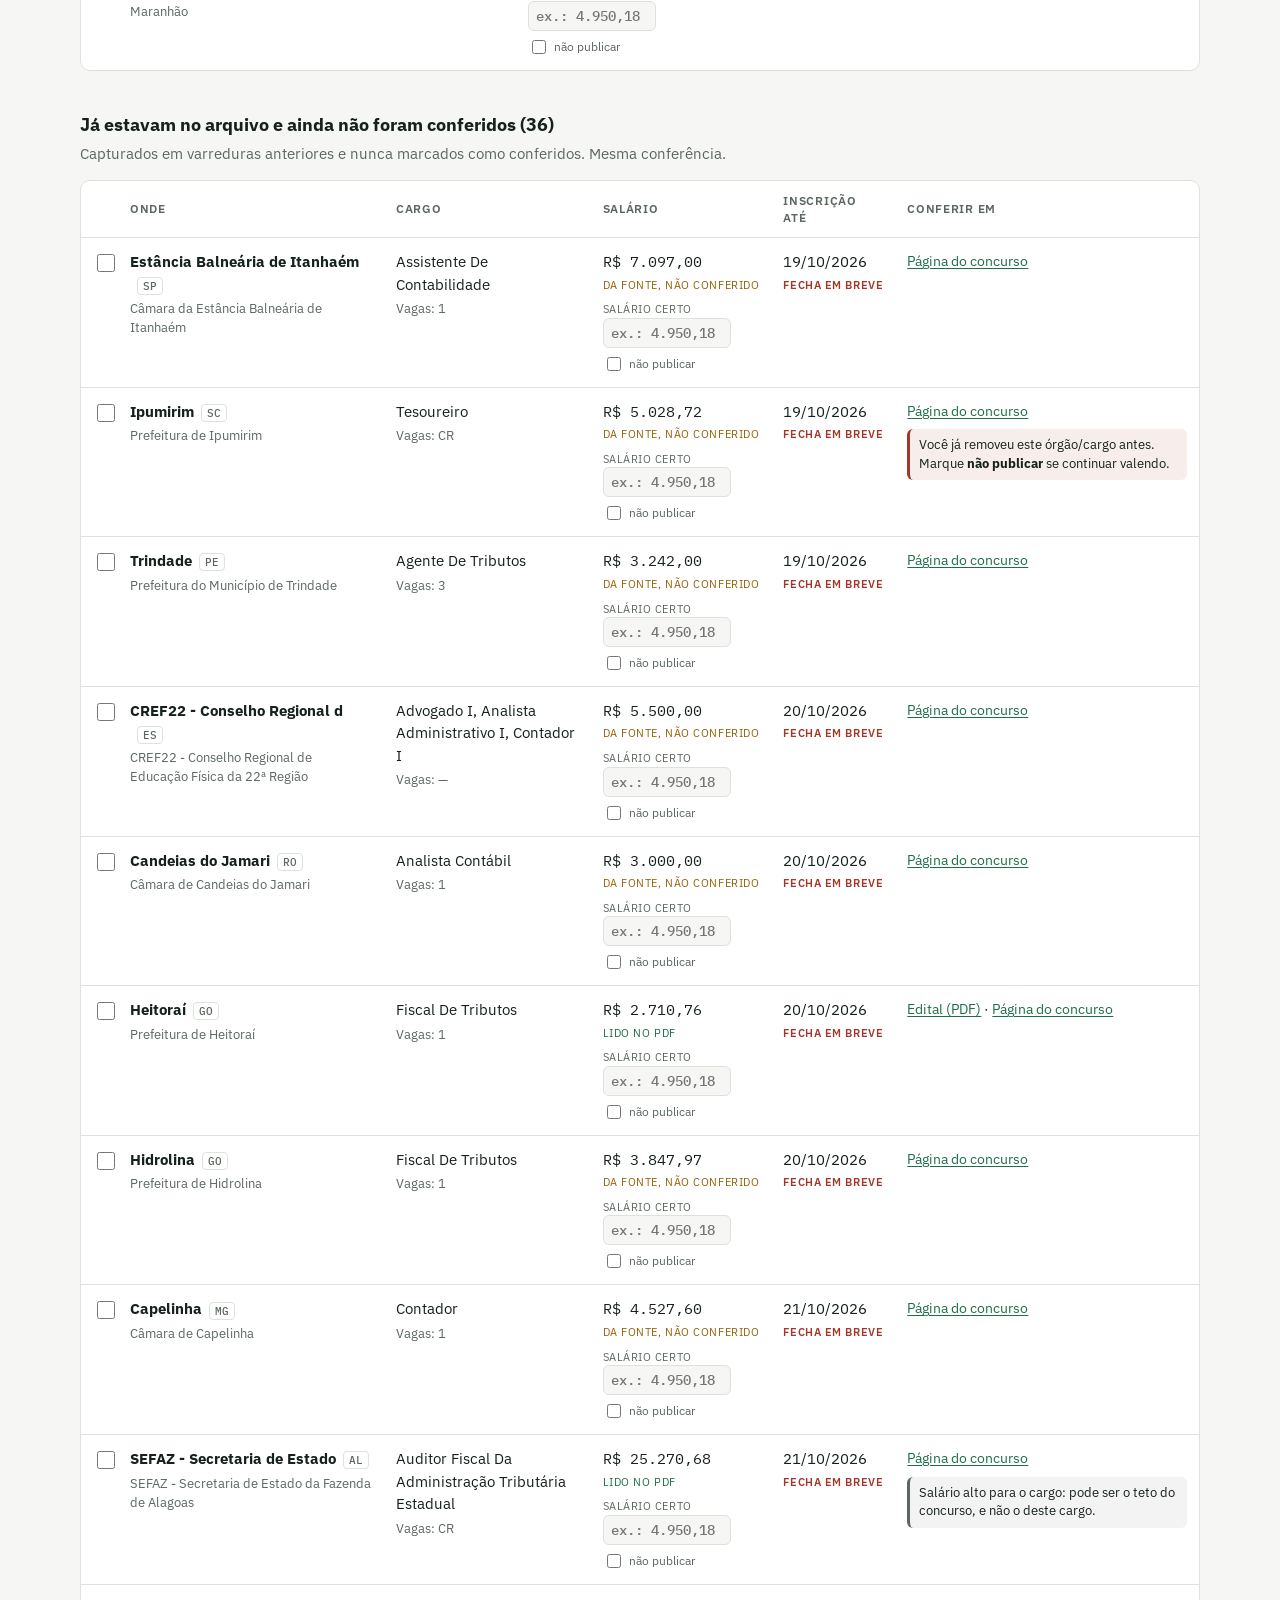
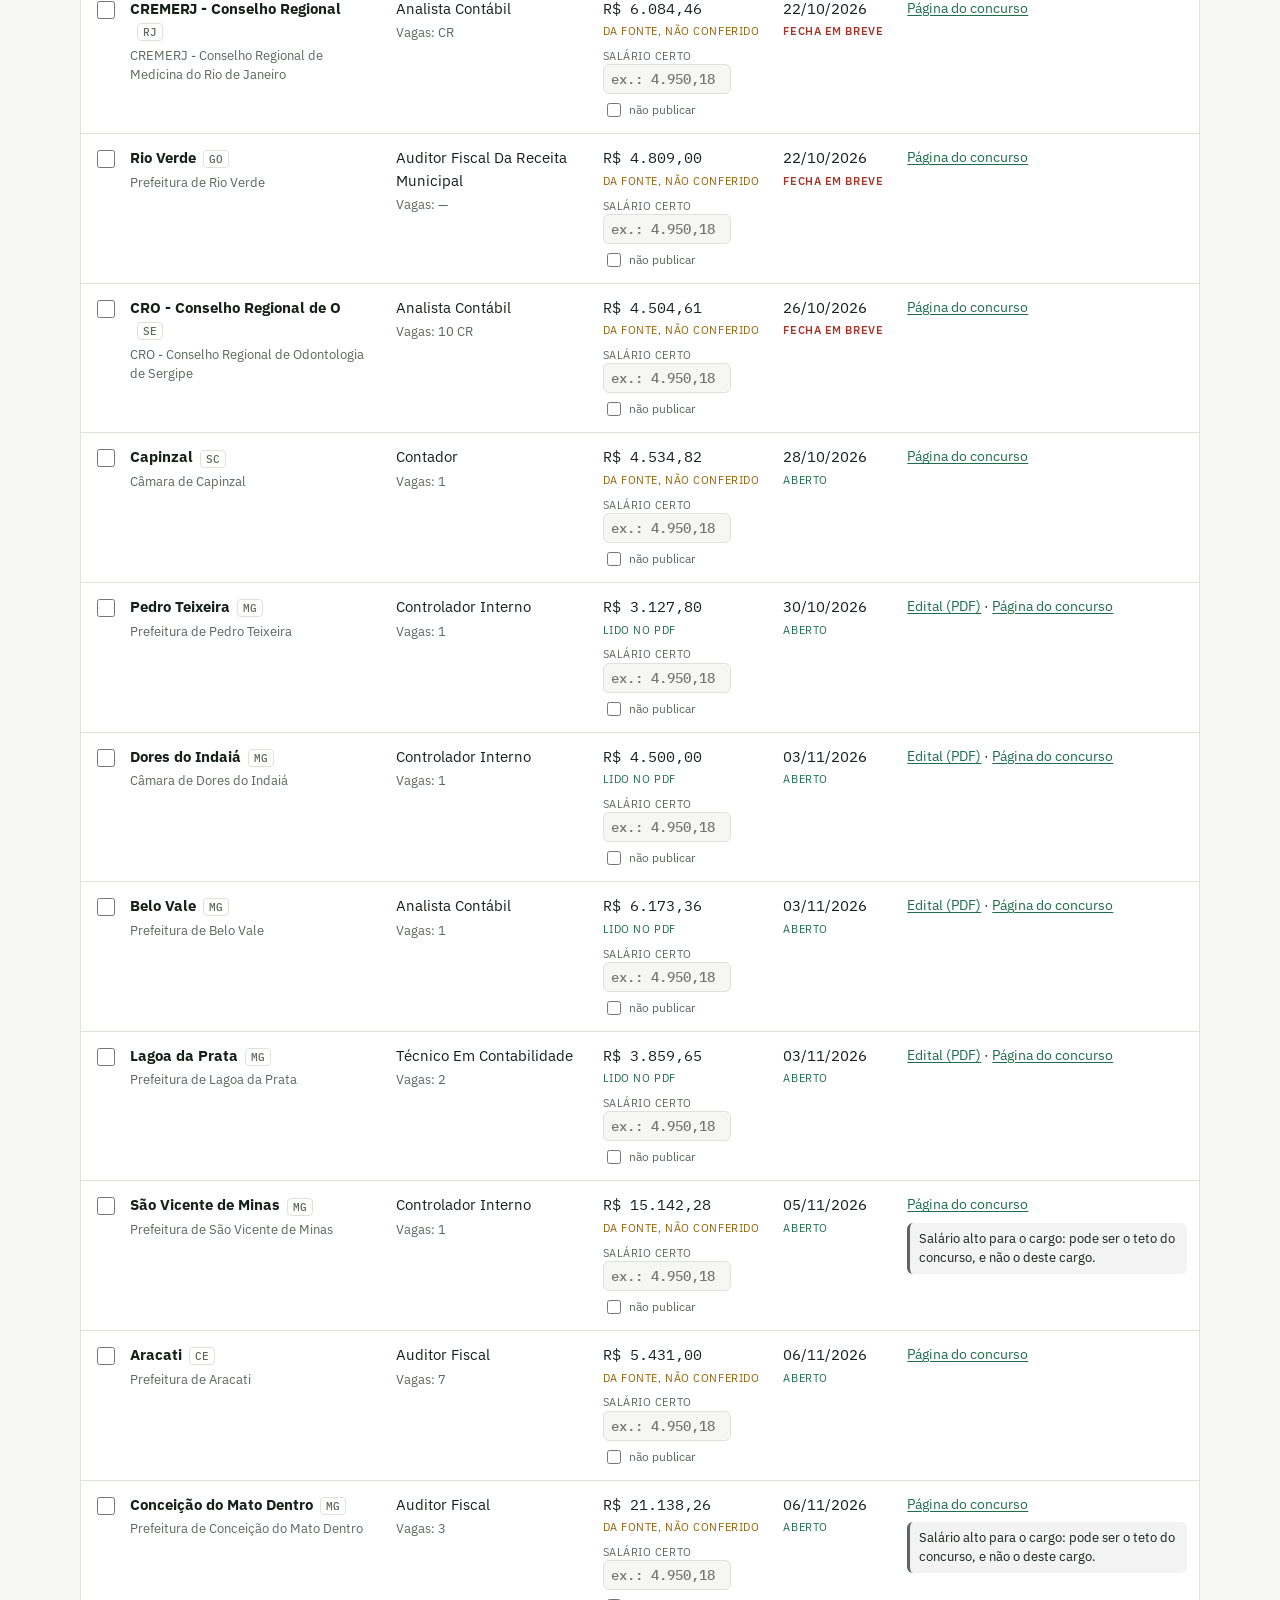
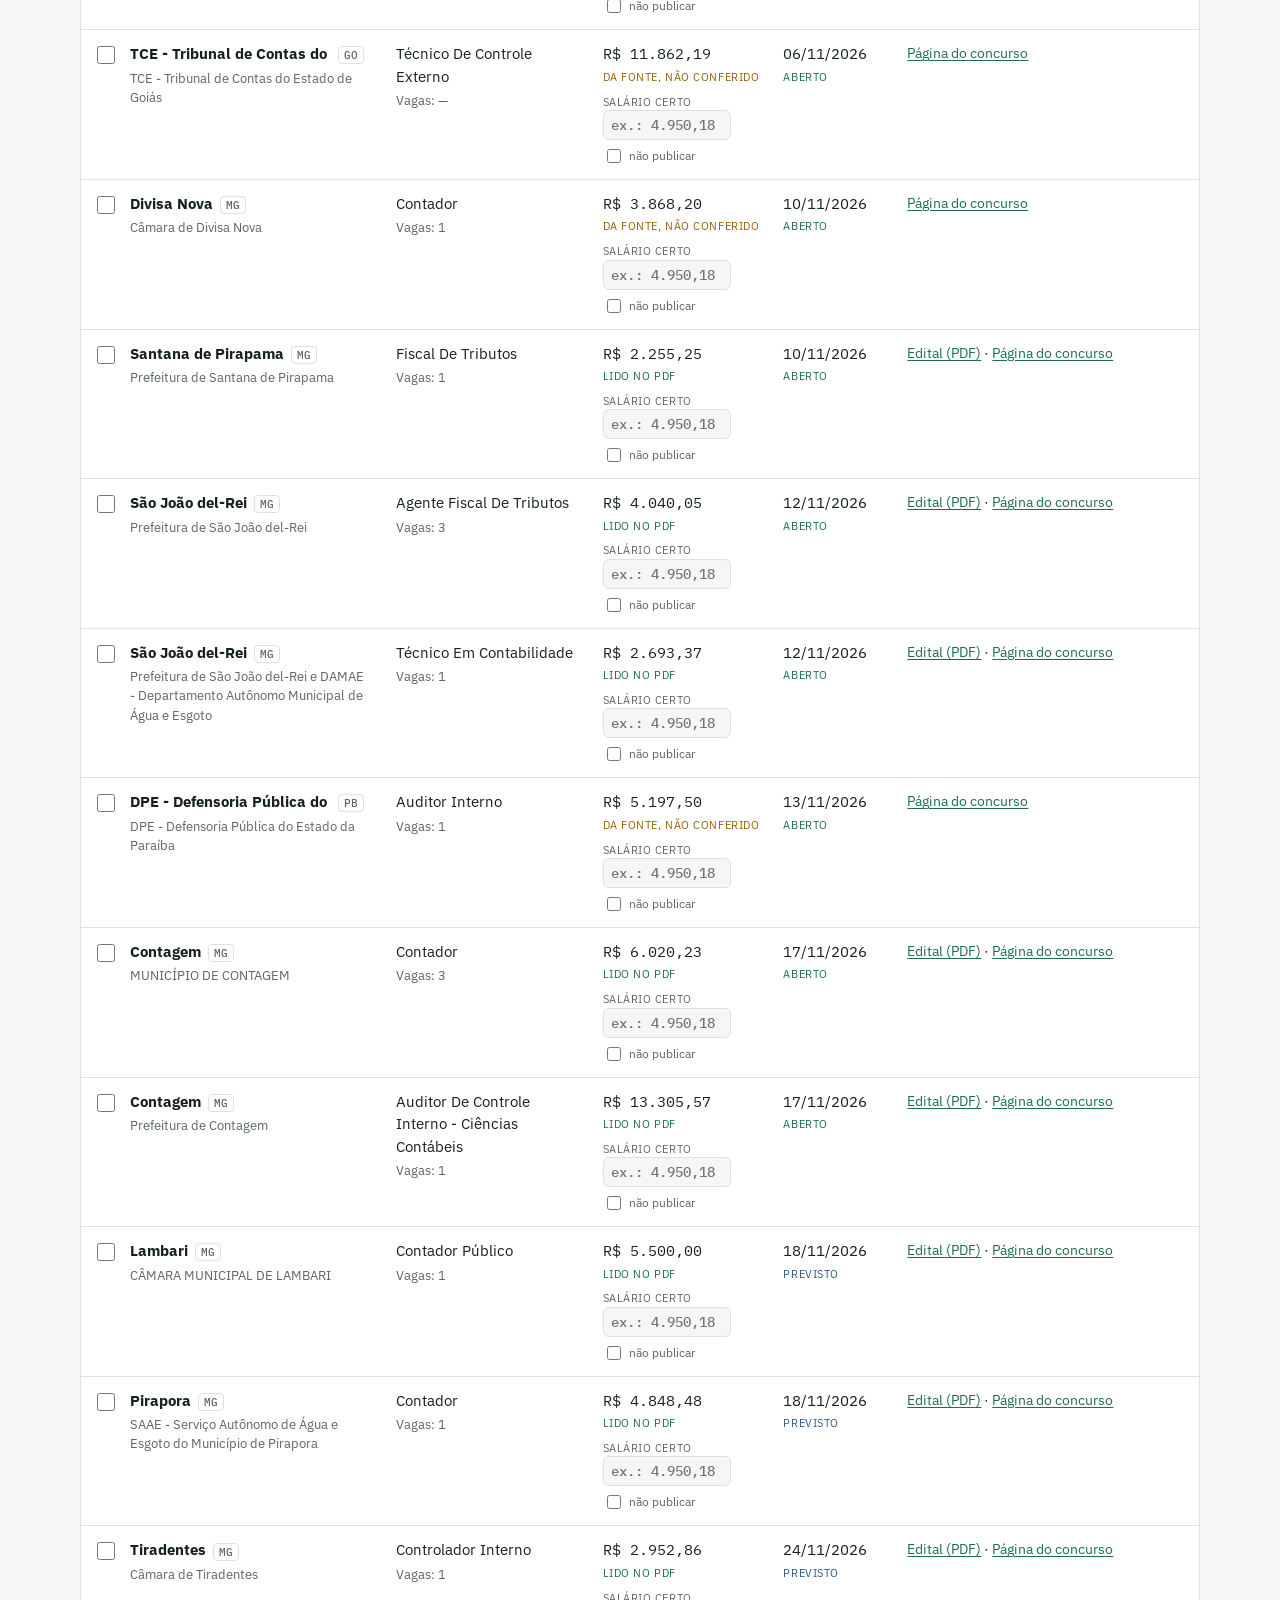
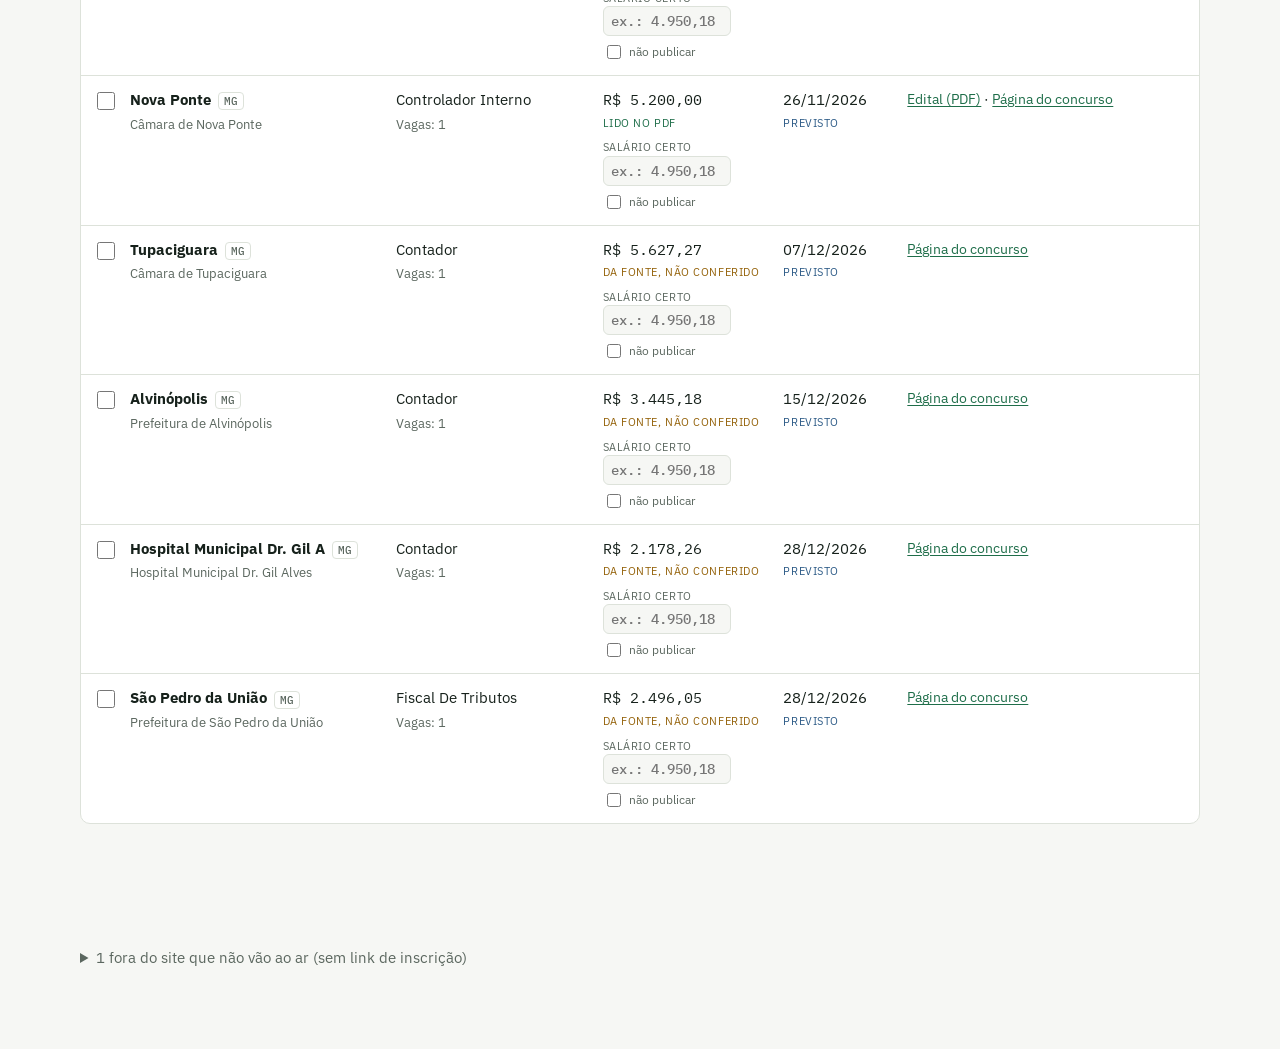
<file: conferencia-19-10.html>
<!doctype html><html lang="pt-BR"><head><meta charset="utf-8">
<meta name="viewport" content="width=device-width,initial-scale=1">
<meta name="robots" content="noindex,nofollow">
<title>Conferência Radar 19/10</title>
<link rel="stylesheet" href="https://fonts.googleapis.com/css2?family=IBM+Plex+Mono:wght@500;600&family=IBM+Plex+Sans:wght@400;600&display=swap">
<style>
:root{--bg:#f6f7f4;--card:#ffffff;--tinta:#16211b;--suave:#5b675f;--linha:#dde2da;--verde:#1f6e4a;--ambar:#94620a;--verm:#a3362a;--azul:#2c5a86;--realce:#e9f1ea}
@media (prefers-color-scheme:dark){:root:not([data-theme="light"]){color-scheme:dark;--bg:#0f1411;--card:#161d18;--tinta:#e7ece6;--suave:#9aa69d;--linha:#2a332c;--verde:#6cc79a;--ambar:#e0ad4c;--verm:#ef7d6d;--azul:#86b3e0;--realce:#1b2a20}}
:root[data-theme="dark"]{color-scheme:dark;--bg:#0f1411;--card:#161d18;--tinta:#e7ece6;--suave:#9aa69d;--linha:#2a332c;--verde:#6cc79a;--ambar:#e0ad4c;--verm:#ef7d6d;--azul:#86b3e0;--realce:#1b2a20}
*{box-sizing:border-box}
body{background:var(--bg);color:var(--tinta);font:15px/1.5 "IBM Plex Sans",ui-sans-serif,system-ui,"Segoe UI",sans-serif;padding-inline:16px}
.wrap{max-width:1120px;margin:0 auto;padding-block:36px 72px}
h1{font:600 clamp(1.45rem,3.6vw,1.9rem)/1.2 "IBM Plex Sans",system-ui,sans-serif;margin:0 0 6px;letter-spacing:-.015em;text-wrap:balance}
h2{font-size:1.15rem;margin:40px 0 4px;text-wrap:balance}
.lead{color:var(--suave);margin:0 0 22px;max-width:68ch}
.secao-sub{color:var(--suave);margin:0 0 14px;max-width:72ch}
.resumo{display:flex;flex-wrap:wrap;gap:10px}
.chip{background:var(--card);border:1px solid var(--linha);border-radius:8px;padding:10px 14px;min-width:120px}
.chip b{display:block;font:600 1.4rem/1.2 "IBM Plex Mono",ui-monospace,monospace}
.chip span{color:var(--suave);font-size:.8rem}
.chip.ok b{color:var(--verde)} .chip.duv b{color:var(--ambar)} .chip.dup b{color:var(--verm)}
.tab{overflow-x:auto;border:1px solid var(--linha);border-radius:10px;background:var(--card)}
table{width:100%;border-collapse:collapse}
th{text-align:left;font-size:.72rem;text-transform:uppercase;letter-spacing:.06em;color:var(--suave);padding:11px 12px;border-bottom:1px solid var(--linha);font-weight:600}
td{padding:13px 12px;border-bottom:1px solid var(--linha);vertical-align:top}
tr:last-child td{border-bottom:0}
tr.feito td{opacity:.45} tr.feito td.ck{opacity:1}
tr.eh-dup td{background:color-mix(in srgb,var(--verm) 6%,transparent)}
td.ck,th.ck{width:34px;padding-right:0}
input[type=checkbox]{width:18px;height:18px;accent-color:var(--verde);cursor:pointer}
.uf{display:inline-block;margin-left:7px;font:500 .68rem "IBM Plex Mono",monospace;color:var(--suave);border:1px solid var(--linha);border-radius:4px;padding:1px 5px;vertical-align:middle}
.org,.sub{display:block;font-size:.8rem;color:var(--suave);margin-top:3px}
.num{font-variant-numeric:tabular-nums;white-space:nowrap}
.valor{font-family:"IBM Plex Mono",ui-monospace,monospace;font-size:.92rem}
.rot{display:block;font-size:.7rem;text-transform:uppercase;letter-spacing:.05em;margin-top:3px}
.rot.ok{color:var(--verde)} .rot.duv{color:var(--ambar)}
.vazio{color:var(--suave);font-style:italic;font-size:.85rem}
.st{display:block;font-size:.7rem;text-transform:uppercase;letter-spacing:.05em;color:var(--suave);margin-top:3px}
.st.aberto{color:var(--verde)} .st.previsto{color:var(--azul)} .st.urg{color:var(--verm);font-weight:600}
.links{font-size:.86rem;min-width:190px} .links a{color:var(--verde);text-underline-offset:2px}
a:focus-visible,input:focus-visible{outline:2px solid var(--azul);outline-offset:2px}
.nota{margin:8px 0 0;font-size:.8rem;line-height:1.45;padding:7px 9px;border-radius:6px;border-left:3px solid}
.nota.dup{border-color:var(--verm);background:color-mix(in srgb,var(--verm) 9%,transparent)}
.nota.prorr{border-color:var(--ambar);background:color-mix(in srgb,var(--ambar) 10%,transparent)}
.nota.info{border-color:var(--suave);background:color-mix(in srgb,var(--suave) 8%,transparent)}
.como{background:var(--realce);border-radius:10px;padding:14px 16px;margin:22px 0 0;font-size:.9rem;max-width:80ch}
.como p{margin:0} .como p+p{margin-top:6px}
details{margin-top:36px;color:var(--suave)} details li{margin:3px 0}
.campo{display:block;margin-top:8px}.campo span{display:block;font-size:.68rem;text-transform:uppercase;letter-spacing:.05em;color:var(--suave)}
.campo input{width:128px;font:500 .88rem "IBM Plex Mono",monospace;padding:5px 7px;border:1px solid var(--linha);border-radius:6px;background:var(--bg);color:var(--tinta)}
.campo input.alterado{border-color:var(--verde);background:var(--realce)}
.rem{display:flex;align-items:center;gap:5px;margin-top:6px;font-size:.75rem;color:var(--suave);cursor:pointer}.rem input{width:14px;height:14px;accent-color:var(--verm)}
tr.removendo td{background:color-mix(in srgb,var(--verm) 7%,transparent)}
.barra{position:sticky;bottom:0;margin-top:24px;background:var(--card);border:1px solid var(--linha);border-radius:10px;padding:12px 14px;display:flex;flex-wrap:wrap;align-items:center;gap:12px;box-shadow:0 -4px 16px rgba(0,0,0,.08)}
.barra button{font:600 .9rem "IBM Plex Sans",sans-serif;background:var(--verde);color:var(--card);border:0;border-radius:7px;padding:9px 16px;cursor:pointer}
.barra button:focus-visible{outline:2px solid var(--azul);outline-offset:2px}
#status{color:var(--suave);font-size:.86rem}
.sr{position:absolute;width:1px;height:1px;overflow:hidden;clip:rect(0 0 0 0)}
@media (max-width:760px){thead{display:none}tr{display:grid;grid-template-columns:34px 1fr;padding:6px 0;border-bottom:1px solid var(--linha)}td{border:0;padding:4px 10px}td.ck{grid-row:span 5;padding-top:10px}.links{min-width:0}}
</style>
</head><body><div class="wrap">
<h1>Editais para conferir</h1>
<p class="lead">Varredura de 19/10/2026. Entram só os que continuam válidos (inscrição não vencida e com link) e ainda não foram conferidos. Ordem: prazo mais curto primeiro.</p>
<div class="resumo">
 <div class="chip"><b>64</b><span>pendentes válidos</span></div>
 <div class="chip ok"><b>15</b><span>com salário lido no PDF</span></div>
 <div class="chip duv"><b>49</b><span>para você conferir</span></div>
 <div class="chip dup"><b>4</b><span>possíveis repetidos</span></div>
</div>
<div class="como"><p><strong>Lido no PDF</strong> quer dizer que o robô baixou o edital da banca e leu o salário do cargo. Esses só precisam de uma olhada rápida.</p>
<p><strong>Da fonte, não conferido</strong> quer dizer que ninguém abriu o edital. O salário é o que a fonte divulgou e pode ser o teto do concurso ou de outro cargo (foi o caso de Urussanga, Colinas e Água Limpa em 12/10). Abra a página do concurso e confira cargo, salário e prazo.</p>
<p>A caixinha à esquerda marca o que você já conferiu. Se o salário estiver errado, digite o certo no campo <strong>Salário certo</strong>. Se o edital não deve ir ao ar, marque <strong>não publicar</strong>. No fim, clique em <strong>Salvar correções</strong>: o arquivo <code>correcoes-radar-19-10.json</code> vai para a sua pasta Downloads e eu leio de lá.</p></div>
<h2>Novos desta varredura (28)</h2>
<p class="secao-sub">Capturados em 19/10. Abra a página do concurso e confira cargo, salário e prazo.</p>
<div class="tab"><table><thead><tr><th class="ck"><span class="sr">Conferido</span></th><th>Onde</th><th>Cargo</th><th>Salário</th><th>Inscrição até</th><th>Conferir em</th></tr></thead><tbody><tr id="r-e-04c0a49dba27" class="">
<td class="ck"><input type="checkbox" id="ck-9671779f2d" aria-label="Conferido"></td>
<td><strong>Tarumã</strong><span class="uf">SP</span><span class="org">Prefeitura de Tarumã</span></td>
<td>Analista Contábil<span class="sub">Vagas: CR</span></td>
<td class="num"><span class="valor">R$ 23.539,17</span><span class="rot duv">da fonte, não conferido</span><label class="campo"><span>Salário certo</span><input type="text" inputmode="decimal" placeholder="ex.: 4.950,18" data-id="e-04c0a49dba27" data-nome="Prefeitura de Tarumã — Analista Contábil" value=""></label><label class="rem"><input type="checkbox" data-remover="e-04c0a49dba27"> não publicar</label></td>
<td class="num">22/10/2026<span class="st encerrando urg">fecha em breve</span></td>
<td class="links"><a href="https://www.ipell.com.br/informacoes/61/" target="_blank" rel="noopener">Página do concurso</a><p class="nota prorr">Já está no ar com prazo até 19/10/2026. Este traz prazo até 22/10/2026: confira se é prorrogação ou edital novo.</p><p class="nota info">Salário alto para o cargo: pode ser o teto do concurso, e não o deste cargo.</p></td>
</tr><tr id="r-e-fd483dfb7356" class="">
<td class="ck"><input type="checkbox" id="ck-17a138cf35" aria-label="Conferido"></td>
<td><strong>Santa Rita do Araguaia</strong><span class="uf">GO</span><span class="org">Prefeitura de Santa Rita do Araguaia</span></td>
<td>Contador<span class="sub">Vagas: —</span></td>
<td class="num"><span class="valor">R$ 3.895,92</span><span class="rot duv">da fonte, não conferido</span><label class="campo"><span>Salário certo</span><input type="text" inputmode="decimal" placeholder="ex.: 4.950,18" data-id="e-fd483dfb7356" data-nome="Prefeitura de Santa Rita do Araguaia — Contador" value=""></label><label class="rem"><input type="checkbox" data-remover="e-fd483dfb7356"> não publicar</label></td>
<td class="num">23/10/2026<span class="st encerrando urg">fecha em breve</span></td>
<td class="links"><a href="https://www.santaritadoaraguaia.go.gov.br/" target="_blank" rel="noopener">Página do concurso</a></td>
</tr><tr id="r-e-d337bd85ed0e" class="">
<td class="ck"><input type="checkbox" id="ck-dbcd864889" aria-label="Conferido"></td>
<td><strong>CREMERJ - Conselho Regional </strong><span class="uf">RJ</span><span class="org">CREMERJ - Conselho Regional de Medicina do Rio de Janeiro</span></td>
<td>Analista Contábil<span class="sub">Vagas: CR</span></td>
<td class="num"><span class="valor">R$ 18.000,00</span><span class="rot duv">da fonte, não conferido</span><label class="campo"><span>Salário certo</span><input type="text" inputmode="decimal" placeholder="ex.: 4.950,18" data-id="e-d337bd85ed0e" data-nome="CREMERJ - Conselho Regional de Medicina  — Analista Contábil" value=""></label><label class="rem"><input type="checkbox" data-remover="e-d337bd85ed0e"> não publicar</label></td>
<td class="num">29/10/2026<span class="st aberto">aberto</span></td>
<td class="links"><a href="https://www.institutoconsulplan.org.br/cremerj2026" target="_blank" rel="noopener">Página do concurso</a></td>
</tr><tr id="r-e-c771bb3e37b1" class="">
<td class="ck"><input type="checkbox" id="ck-4051cd4765" aria-label="Conferido"></td>
<td><strong>Candeias do Jamari</strong><span class="uf">RO</span><span class="org">Câmara de Candeias do Jamari</span></td>
<td>Analista Contábil<span class="sub">Vagas: 1</span></td>
<td class="num"><span class="valor">R$ 3.500,00</span><span class="rot duv">da fonte, não conferido</span><label class="campo"><span>Salário certo</span><input type="text" inputmode="decimal" placeholder="ex.: 4.950,18" data-id="e-c771bb3e37b1" data-nome="Câmara de Candeias do Jamari — Analista Contábil" value=""></label><label class="rem"><input type="checkbox" data-remover="e-c771bb3e37b1"> não publicar</label></td>
<td class="num">30/10/2026<span class="st aberto">aberto</span></td>
<td class="links"><a href="https://novo.ibgpconcursos.com.br/concurso.jsp?cod=784" target="_blank" rel="noopener">Página do concurso</a></td>
</tr><tr id="r-e-3e5c7a4ecb8d" class="">
<td class="ck"><input type="checkbox" id="ck-c738a8b9a3" aria-label="Conferido"></td>
<td><strong>Paraíso das Águas</strong><span class="uf">MS</span><span class="org">Câmara de Paraíso das Águas</span></td>
<td>Contador<span class="sub">Vagas: 1</span></td>
<td class="num"><span class="valor">R$ 8.160,14</span><span class="rot duv">da fonte, não conferido</span><label class="campo"><span>Salário certo</span><input type="text" inputmode="decimal" placeholder="ex.: 4.950,18" data-id="e-3e5c7a4ecb8d" data-nome="Câmara de Paraíso das Águas — Contador" value=""></label><label class="rem"><input type="checkbox" data-remover="e-3e5c7a4ecb8d"> não publicar</label></td>
<td class="num">02/11/2026<span class="st aberto">aberto</span></td>
<td class="links"><a href="https://aplims.selecao.net.br/informacoes/10/" target="_blank" rel="noopener">Página do concurso</a></td>
</tr><tr id="r-e-cc51fe7ac48a" class="eh-dup">
<td class="ck"><input type="checkbox" id="ck-dd42e799e1" aria-label="Conferido"></td>
<td><strong>CGU - Controladoria-Geral da</strong><span class="uf">—</span><span class="org">CGU - Controladoria-Geral da União</span></td>
<td>Auditor Federal De Finanças E Controle<span class="sub">Vagas: —</span></td>
<td class="num"><span class="valor">R$ 20.000,00</span><span class="rot duv">da fonte, não conferido</span><label class="campo"><span>Salário certo</span><input type="text" inputmode="decimal" placeholder="ex.: 4.950,18" data-id="e-cc51fe7ac48a" data-nome="CGU - Controladoria-Geral da União — Auditor Federal De Finanças E Controle" value=""></label><label class="rem"><input type="checkbox" data-remover="e-cc51fe7ac48a"> não publicar</label></td>
<td class="num">04/11/2026<span class="st aberto">aberto</span></td>
<td class="links"><a href="https://www.cebraspe.org.br/concursos/cgu_26_affc" target="_blank" rel="noopener">Página do concurso</a><p class="nota dup">Parece repetido: já está no ar com o mesmo órgão, cargo e prazo (04/11/2026). Marque <strong>não publicar</strong>.</p><p class="nota info">Sem UF no cadastro: a conferência de segurança barra a publicação até a UF ser informada.</p></td>
</tr><tr id="r-e-3e5e88f92b0f" class="">
<td class="ck"><input type="checkbox" id="ck-53a6a53678" aria-label="Conferido"></td>
<td><strong>Embaúba</strong><span class="uf">SP</span><span class="org">Prefeitura de Embaúba</span></td>
<td>Controlador Interno<span class="sub">Vagas: 1</span></td>
<td class="num"><span class="valor">R$ 5.600,00</span><span class="rot duv">da fonte, não conferido</span><label class="campo"><span>Salário certo</span><input type="text" inputmode="decimal" placeholder="ex.: 4.950,18" data-id="e-3e5e88f92b0f" data-nome="Prefeitura de Embaúba — Controlador Interno" value=""></label><label class="rem"><input type="checkbox" data-remover="e-3e5e88f92b0f"> não publicar</label></td>
<td class="num">05/11/2026<span class="st aberto">aberto</span></td>
<td class="links"><a href="https://www.ipell.com.br/informacoes/62/" target="_blank" rel="noopener">Página do concurso</a></td>
</tr><tr id="r-e-a6074291b645" class="">
<td class="ck"><input type="checkbox" id="ck-8cf135e6e3" aria-label="Conferido"></td>
<td><strong>Bagé</strong><span class="uf">RS</span><span class="org">Câmara de Vereadores de Bagé</span></td>
<td>Contador<span class="sub">Vagas: CR</span></td>
<td class="num"><span class="valor">R$ 3.872,44</span><span class="rot duv">da fonte, não conferido</span><label class="campo"><span>Salário certo</span><input type="text" inputmode="decimal" placeholder="ex.: 4.950,18" data-id="e-a6074291b645" data-nome="Câmara de Vereadores de Bagé — Contador" value=""></label><label class="rem"><input type="checkbox" data-remover="e-a6074291b645"> não publicar</label></td>
<td class="num">06/11/2026<span class="st aberto">aberto</span></td>
<td class="links"><a href="https://www.fundatec.org.br/" target="_blank" rel="noopener">Página do concurso</a></td>
</tr><tr id="r-e-6d4d553353fa" class="">
<td class="ck"><input type="checkbox" id="ck-760bba3264" aria-label="Conferido"></td>
<td><strong>Firmino Alves</strong><span class="uf">BA</span><span class="org">Prefeitura Municipal de Firmino Alves</span></td>
<td>Agente De Tributos<span class="sub">Vagas: —</span></td>
<td class="num"><span class="valor">R$ 4.867,77</span><span class="rot duv">da fonte, não conferido</span><label class="campo"><span>Salário certo</span><input type="text" inputmode="decimal" placeholder="ex.: 4.950,18" data-id="e-6d4d553353fa" data-nome="Prefeitura Municipal de Firmino Alves — Agente De Tributos" value=""></label><label class="rem"><input type="checkbox" data-remover="e-6d4d553353fa"> não publicar</label></td>
<td class="num">09/11/2026<span class="st aberto">aberto</span></td>
<td class="links"><a href="https://www.msconc.com.br/informacoes/121/" target="_blank" rel="noopener">Página do concurso</a></td>
</tr><tr id="r-e-4c1c28a7491a" class="">
<td class="ck"><input type="checkbox" id="ck-dfd60fd79b" aria-label="Conferido"></td>
<td><strong>Firmino Alves</strong><span class="uf">BA</span><span class="org">Prefeitura de Firmino Alves</span></td>
<td>Fiscal De Tributos<span class="sub">Vagas: 2</span></td>
<td class="num"><span class="valor">R$ 4.867,77</span><span class="rot duv">da fonte, não conferido</span><label class="campo"><span>Salário certo</span><input type="text" inputmode="decimal" placeholder="ex.: 4.950,18" data-id="e-4c1c28a7491a" data-nome="Prefeitura de Firmino Alves — Fiscal De Tributos" value=""></label><label class="rem"><input type="checkbox" data-remover="e-4c1c28a7491a"> não publicar</label></td>
<td class="num">09/11/2026<span class="st aberto">aberto</span></td>
<td class="links"><a href="https://concursos.msconc.com.br/" target="_blank" rel="noopener">Página do concurso</a></td>
</tr><tr id="r-e-de281724387d" class="">
<td class="ck"><input type="checkbox" id="ck-625f38612b" aria-label="Conferido"></td>
<td><strong>Florestópolis</strong><span class="uf">PR</span><span class="org">Prefeitura de Florestópolis</span></td>
<td>Contador<span class="sub">Vagas: CR</span></td>
<td class="num"><span class="valor">R$ 15.389,87</span><span class="rot duv">da fonte, não conferido</span><label class="campo"><span>Salário certo</span><input type="text" inputmode="decimal" placeholder="ex.: 4.950,18" data-id="e-de281724387d" data-nome="Prefeitura de Florestópolis — Contador" value=""></label><label class="rem"><input type="checkbox" data-remover="e-de281724387d"> não publicar</label></td>
<td class="num">10/11/2026<span class="st previsto">previsto</span></td>
<td class="links"><a href="https://www.gamaconsult.com.br/" target="_blank" rel="noopener">Página do concurso</a><p class="nota info">Salário alto para o cargo: pode ser o teto do concurso, e não o deste cargo.</p></td>
</tr><tr id="r-e-ae9df1c82e56" class="">
<td class="ck"><input type="checkbox" id="ck-3bbf70a313" aria-label="Conferido"></td>
<td><strong>Nova Boa Vista</strong><span class="uf">RS</span><span class="org">Prefeitura de Nova Boa Vista</span></td>
<td>Técnico De Contabilidade<span class="sub">Vagas: Cadastro de Reserva</span></td>
<td class="num"><span class="valor">R$ 12.039,12</span><span class="rot duv">da fonte, não conferido</span><label class="campo"><span>Salário certo</span><input type="text" inputmode="decimal" placeholder="ex.: 4.950,18" data-id="e-ae9df1c82e56" data-nome="Prefeitura de Nova Boa Vista — Técnico De Contabilidade" value=""></label><label class="rem"><input type="checkbox" data-remover="e-ae9df1c82e56"> não publicar</label></td>
<td class="num">10/11/2026<span class="st aberto">aberto</span></td>
<td class="links"><a href="https://fundacaolasalle.org.br/concursos" target="_blank" rel="noopener">Página do concurso</a></td>
</tr><tr id="r-e-937aba977710" class="">
<td class="ck"><input type="checkbox" id="ck-64aad6cf0a" aria-label="Conferido"></td>
<td><strong>SAAE - Serviço Autônomo de Á</strong><span class="uf">ES</span><span class="org">SAAE - Serviço Autônomo de Água e Esgoto de Iconha</span></td>
<td>Contador<span class="sub">Vagas: 1</span></td>
<td class="num"><span class="valor">R$ 3.236,14</span><span class="rot duv">da fonte, não conferido</span><label class="campo"><span>Salário certo</span><input type="text" inputmode="decimal" placeholder="ex.: 4.950,18" data-id="e-937aba977710" data-nome="SAAE - Serviço Autônomo de Água e Esgoto — Contador" value=""></label><label class="rem"><input type="checkbox" data-remover="e-937aba977710"> não publicar</label></td>
<td class="num">10/11/2026<span class="st previsto">previsto</span></td>
<td class="links"><a href="https://institutoreferencia.org.br/noticia/85/atencao-em-breve-novo-edital-de-concurso-pubico-" target="_blank" rel="noopener">Página do concurso</a></td>
</tr><tr id="r-e-c689c5de814a" class="">
<td class="ck"><input type="checkbox" id="ck-78b55805ba" aria-label="Conferido"></td>
<td><strong>INB - Indústrias Nucleares d</strong><span class="uf">—</span><span class="org">INB - Indústrias Nucleares do Brasil S.A.</span></td>
<td>Contador<span class="sub">Vagas: —</span></td>
<td class="num"><span class="valor">R$ 8.374,00</span><span class="rot duv">da fonte, não conferido</span><label class="campo"><span>Salário certo</span><input type="text" inputmode="decimal" placeholder="ex.: 4.950,18" data-id="e-c689c5de814a" data-nome="INB - Indústrias Nucleares do Brasil S.A — Contador" value=""></label><label class="rem"><input type="checkbox" data-remover="e-c689c5de814a"> não publicar</label></td>
<td class="num">11/11/2026<span class="st aberto">aberto</span></td>
<td class="links"><a href="https://conhecimento.fgv.br/processoseletivo/inb2026" target="_blank" rel="noopener">Página do concurso</a><p class="nota info">Sem UF no cadastro: a conferência de segurança barra a publicação até a UF ser informada.</p></td>
</tr><tr id="r-e-96b00c2e3133" class="">
<td class="ck"><input type="checkbox" id="ck-e206f68a35" aria-label="Conferido"></td>
<td><strong>Montenegro</strong><span class="uf">RS</span><span class="org">Prefeitura de Montenegro</span></td>
<td>Auditor De Controle Interno<span class="sub">Vagas: Engenharia Civil</span></td>
<td class="num"><span class="valor">R$ 9.848,34</span><span class="rot duv">da fonte, não conferido</span><label class="campo"><span>Salário certo</span><input type="text" inputmode="decimal" placeholder="ex.: 4.950,18" data-id="e-96b00c2e3133" data-nome="Prefeitura de Montenegro — Auditor De Controle Interno" value=""></label><label class="rem"><input type="checkbox" data-remover="e-96b00c2e3133"> não publicar</label></td>
<td class="num">13/11/2026<span class="st aberto">aberto</span></td>
<td class="links"><a href="https://www2.fundatec.org.br/2026/10/15/abertas-inscricoes-para-concurso-publico-da-prefeitura-de-montenegro/" target="_blank" rel="noopener">Página do concurso</a></td>
</tr><tr id="r-e-3644c5b75e17" class="">
<td class="ck"><input type="checkbox" id="ck-60acbb0e7a" aria-label="Conferido"></td>
<td><strong>Francisco Macedo</strong><span class="uf">PI</span><span class="org">Prefeitura de Francisco Macedo</span></td>
<td>Técnico De Controle Interno<span class="sub">Vagas: 1 + CR</span></td>
<td class="num"><span class="valor">R$ 4.318,18</span><span class="rot duv">da fonte, não conferido</span><label class="campo"><span>Salário certo</span><input type="text" inputmode="decimal" placeholder="ex.: 4.950,18" data-id="e-3644c5b75e17" data-nome="Prefeitura de Francisco Macedo — Técnico De Controle Interno" value=""></label><label class="rem"><input type="checkbox" data-remover="e-3644c5b75e17"> não publicar</label></td>
<td class="num">14/11/2026<span class="st aberto">aberto</span></td>
<td class="links"><a href="https://inscricao.institutoibed.org/recruitment/show/21" target="_blank" rel="noopener">Página do concurso</a></td>
</tr><tr id="r-e-dc68d6b57289" class="">
<td class="ck"><input type="checkbox" id="ck-3307b86306" aria-label="Conferido"></td>
<td><strong>Ilhota</strong><span class="uf">SC</span><span class="org">Prefeitura de Ilhota</span></td>
<td>Contador<span class="sub">Vagas: CR</span></td>
<td class="num"><span class="valor">R$ 21.113,16</span><span class="rot duv">da fonte, não conferido</span><label class="campo"><span>Salário certo</span><input type="text" inputmode="decimal" placeholder="ex.: 4.950,18" data-id="e-dc68d6b57289" data-nome="Prefeitura de Ilhota — Contador" value=""></label><label class="rem"><input type="checkbox" data-remover="e-dc68d6b57289"> não publicar</label></td>
<td class="num">14/11/2026<span class="st aberto">aberto</span></td>
<td class="links"><a href="https://acesseconcursossc.com.br/" target="_blank" rel="noopener">Página do concurso</a><p class="nota info">Salário alto para o cargo: pode ser o teto do concurso, e não o deste cargo.</p></td>
</tr><tr id="r-e-e444e16e937c" class="">
<td class="ck"><input type="checkbox" id="ck-d6b9c6f2ac" aria-label="Conferido"></td>
<td><strong>Rio Negrinho</strong><span class="uf">SC</span><span class="org">Prefeitura de Rio Negrinho, FMC, IPRERIO e SAMAE</span></td>
<td>Contador<span class="sub">Vagas: 1</span></td>
<td class="num"><span class="valor">R$ 18.538,78</span><span class="rot duv">da fonte, não conferido</span><label class="campo"><span>Salário certo</span><input type="text" inputmode="decimal" placeholder="ex.: 4.950,18" data-id="e-e444e16e937c" data-nome="Prefeitura de Rio Negrinho, FMC, IPRERIO — Contador" value=""></label><label class="rem"><input type="checkbox" data-remover="e-e444e16e937c"> não publicar</label></td>
<td class="num">15/11/2026<span class="st aberto">aberto</span></td>
<td class="links"><a href="https://rionegrinho.atende.net/" target="_blank" rel="noopener">Página do concurso</a><p class="nota info">Salário alto para o cargo: pode ser o teto do concurso, e não o deste cargo.</p></td>
</tr><tr id="r-e-dcd3db8b689c" class="">
<td class="ck"><input type="checkbox" id="ck-f70c034f85" aria-label="Conferido"></td>
<td><strong>Água Branca</strong><span class="uf">PB</span><span class="org">Prefeitura de Água Branca</span></td>
<td>Fiscal De Tributos<span class="sub">Vagas: 1</span></td>
<td class="num"><span class="valor">R$ 3.242,00</span><span class="rot duv">da fonte, não conferido</span><label class="campo"><span>Salário certo</span><input type="text" inputmode="decimal" placeholder="ex.: 4.950,18" data-id="e-dcd3db8b689c" data-nome="Prefeitura de Água Branca — Fiscal De Tributos" value=""></label><label class="rem"><input type="checkbox" data-remover="e-dcd3db8b689c"> não publicar</label></td>
<td class="num">15/11/2026<span class="st aberto">aberto</span></td>
<td class="links"><a href="https://funvapi.com.br/index.php/2026/10/02/guarda-civil-municipal-gcm-prefeitura-mun-de-agua-branca-pb/" target="_blank" rel="noopener">Página do concurso</a><p class="nota prorr">Já está no ar com prazo até 06/11/2026. Este traz prazo até 15/11/2026: confira se é prorrogação ou edital novo.</p></td>
</tr><tr id="r-e-385a81dc6c37" class="">
<td class="ck"><input type="checkbox" id="ck-87a3c23266" aria-label="Conferido"></td>
<td><strong>Ibiúna</strong><span class="uf">SP</span><span class="org">Câmara da Estância Turística de Ibiúna</span></td>
<td>Controlador Interno<span class="sub">Vagas: 1 + CR</span></td>
<td class="num"><span class="valor">R$ 5.570,09</span><span class="rot duv">da fonte, não conferido</span><label class="campo"><span>Salário certo</span><input type="text" inputmode="decimal" placeholder="ex.: 4.950,18" data-id="e-385a81dc6c37" data-nome="Câmara da Estância Turística de Ibiúna — Controlador Interno" value=""></label><label class="rem"><input type="checkbox" data-remover="e-385a81dc6c37"> não publicar</label></td>
<td class="num">16/11/2026<span class="st aberto">aberto</span></td>
<td class="links"><a href="https://abcp.selecao.net.br/informacoes/2876/" target="_blank" rel="noopener">Página do concurso</a></td>
</tr><tr id="r-e-e10361e7b356" class="">
<td class="ck"><input type="checkbox" id="ck-08e5f36b60" aria-label="Conferido"></td>
<td><strong>Iporã do Oeste</strong><span class="uf">SC</span><span class="org">Prefeitura de Iporã do Oeste</span></td>
<td>Analista De Controle Interno<span class="sub">Vagas: —</span></td>
<td class="num"><span class="valor">R$ 19.265,80</span><span class="rot duv">da fonte, não conferido</span><label class="campo"><span>Salário certo</span><input type="text" inputmode="decimal" placeholder="ex.: 4.950,18" data-id="e-e10361e7b356" data-nome="Prefeitura de Iporã do Oeste — Analista De Controle Interno" value=""></label><label class="rem"><input type="checkbox" data-remover="e-e10361e7b356"> não publicar</label></td>
<td class="num">16/11/2026<span class="st aberto">aberto</span></td>
<td class="links"><a href="https://iporadooeste.atende.net/" target="_blank" rel="noopener">Página do concurso</a><p class="nota info">Salário alto para o cargo: pode ser o teto do concurso, e não o deste cargo.</p></td>
</tr><tr id="r-e-811bb6d22a3a" class="">
<td class="ck"><input type="checkbox" id="ck-209194a525" aria-label="Conferido"></td>
<td><strong>Louveira</strong><span class="uf">SP</span><span class="org">Prefeitura de Louveira</span></td>
<td>Contador<span class="sub">Vagas: 1 + CR</span></td>
<td class="num"><span class="valor">R$ 8.738,00</span><span class="rot duv">da fonte, não conferido</span><label class="campo"><span>Salário certo</span><input type="text" inputmode="decimal" placeholder="ex.: 4.950,18" data-id="e-811bb6d22a3a" data-nome="Prefeitura de Louveira — Contador" value=""></label><label class="rem"><input type="checkbox" data-remover="e-811bb6d22a3a"> não publicar</label></td>
<td class="num">16/11/2026<span class="st aberto">aberto</span></td>
<td class="links"><a href="https://www.avancasp.org.br/" target="_blank" rel="noopener">Página do concurso</a></td>
</tr><tr id="r-e-406810a5fc63" class="">
<td class="ck"><input type="checkbox" id="ck-334828598a" aria-label="Conferido"></td>
<td><strong>Murutinga do Sul</strong><span class="uf">SP</span><span class="org">Prefeitura de Murutinga do Sul</span></td>
<td>Auxiliar De Contabilidade<span class="sub">Vagas: 1</span></td>
<td class="num"><span class="valor">R$ 5.118,20</span><span class="rot duv">da fonte, não conferido</span><label class="campo"><span>Salário certo</span><input type="text" inputmode="decimal" placeholder="ex.: 4.950,18" data-id="e-406810a5fc63" data-nome="Prefeitura de Murutinga do Sul — Auxiliar De Contabilidade" value=""></label><label class="rem"><input type="checkbox" data-remover="e-406810a5fc63"> não publicar</label></td>
<td class="num">16/11/2026<span class="st previsto">previsto</span></td>
<td class="links"><a href="https://www.conscamweb.com.br/" target="_blank" rel="noopener">Página do concurso</a></td>
</tr><tr id="r-e-8741fd9faf1c" class="">
<td class="ck"><input type="checkbox" id="ck-4111f8157c" aria-label="Conferido"></td>
<td><strong>Ferreiros</strong><span class="uf">PE</span><span class="org">Prefeitura de Ferreiros</span></td>
<td>Contador<span class="sub">Vagas: 1</span></td>
<td class="num"><span class="valor">R$ 4.179,47</span><span class="rot duv">da fonte, não conferido</span><label class="campo"><span>Salário certo</span><input type="text" inputmode="decimal" placeholder="ex.: 4.950,18" data-id="e-8741fd9faf1c" data-nome="Prefeitura de Ferreiros — Contador" value=""></label><label class="rem"><input type="checkbox" data-remover="e-8741fd9faf1c"> não publicar</label></td>
<td class="num">19/11/2026<span class="st aberto">aberto</span></td>
<td class="links"><a href="https://www.idhtec.org.br" target="_blank" rel="noopener">Página do concurso</a></td>
</tr><tr id="r-e-9461a357c273" class="">
<td class="ck"><input type="checkbox" id="ck-646dd9e44b" aria-label="Conferido"></td>
<td><strong>Itapororoca</strong><span class="uf">PB</span><span class="org">Prefeitura de Itapororoca</span></td>
<td>Contador<span class="sub">Vagas: —</span></td>
<td class="num"><span class="valor">R$ 10.000,00</span><span class="rot duv">da fonte, não conferido</span><label class="campo"><span>Salário certo</span><input type="text" inputmode="decimal" placeholder="ex.: 4.950,18" data-id="e-9461a357c273" data-nome="Prefeitura de Itapororoca — Contador" value=""></label><label class="rem"><input type="checkbox" data-remover="e-9461a357c273"> não publicar</label></td>
<td class="num">20/11/2026<span class="st aberto">aberto</span></td>
<td class="links"><a href="https://concursos.facetconcursos.com.br/informacoes/52/" target="_blank" rel="noopener">Página do concurso</a></td>
</tr><tr id="r-e-20b62bf32380" class="">
<td class="ck"><input type="checkbox" id="ck-740e454a17" aria-label="Conferido"></td>
<td><strong>Ipê</strong><span class="uf">RS</span><span class="org">Prefeitura de Ipê</span></td>
<td>Agente De Controle Interno<span class="sub">Vagas: CR</span></td>
<td class="num"><span class="valor">R$ 20.745,08</span><span class="rot duv">da fonte, não conferido</span><label class="campo"><span>Salário certo</span><input type="text" inputmode="decimal" placeholder="ex.: 4.950,18" data-id="e-20b62bf32380" data-nome="Prefeitura de Ipê — Agente De Controle Interno" value=""></label><label class="rem"><input type="checkbox" data-remover="e-20b62bf32380"> não publicar</label></td>
<td class="num">23/11/2026<span class="st previsto">previsto</span></td>
<td class="links"><a href="https://www.objetivas.com.br/" target="_blank" rel="noopener">Página do concurso</a><p class="nota info">Salário alto para o cargo: pode ser o teto do concurso, e não o deste cargo.</p></td>
</tr><tr id="r-e-d7eca43e0b64" class="">
<td class="ck"><input type="checkbox" id="ck-b41afcbc80" aria-label="Conferido"></td>
<td><strong>Novo Cabrais</strong><span class="uf">RS</span><span class="org">Prefeitura de Novo Cabrais</span></td>
<td>Técnico Em Contabilidade<span class="sub">Vagas: CR</span></td>
<td class="num"><span class="valor">R$ 19.089,94</span><span class="rot duv">da fonte, não conferido</span><label class="campo"><span>Salário certo</span><input type="text" inputmode="decimal" placeholder="ex.: 4.950,18" data-id="e-d7eca43e0b64" data-nome="Prefeitura de Novo Cabrais — Técnico Em Contabilidade" value=""></label><label class="rem"><input type="checkbox" data-remover="e-d7eca43e0b64"> não publicar</label></td>
<td class="num">23/11/2026<span class="st previsto">previsto</span></td>
<td class="links"><a href="https://www.objetivas.com.br/" target="_blank" rel="noopener">Página do concurso</a><p class="nota info">Salário alto para o cargo: pode ser o teto do concurso, e não o deste cargo.</p></td>
</tr><tr id="r-e-f04e641b42f6" class="">
<td class="ck"><input type="checkbox" id="ck-54b9c4fcc2" aria-label="Conferido"></td>
<td><strong>Ribeirãozinho do Maranhão</strong><span class="uf">MA</span><span class="org">Prefeitura de Ribeirãozinho do Maranhão</span></td>
<td>Contador<span class="sub">Vagas: —</span></td>
<td class="num"><span class="valor">R$ 6.500,00</span><span class="rot duv">da fonte, não conferido</span><label class="campo"><span>Salário certo</span><input type="text" inputmode="decimal" placeholder="ex.: 4.950,18" data-id="e-f04e641b42f6" data-nome="Prefeitura de Ribeirãozinho do Maranhão — Contador" value=""></label><label class="rem"><input type="checkbox" data-remover="e-f04e641b42f6"> não publicar</label></td>
<td class="num">01/12/2026<span class="st previsto">previsto</span></td>
<td class="links"><a href="https://1392.sousandrade.org.br/" target="_blank" rel="noopener">Página do concurso</a></td>
</tr></tbody></table></div>
<h2>Já estavam no arquivo e ainda não foram conferidos (36)</h2>
<p class="secao-sub">Capturados em varreduras anteriores e nunca marcados como conferidos. Mesma conferência.</p>
<div class="tab"><table><thead><tr><th class="ck"><span class="sr">Conferido</span></th><th>Onde</th><th>Cargo</th><th>Salário</th><th>Inscrição até</th><th>Conferir em</th></tr></thead><tbody><tr id="r-e-6389b328f91f" class="">
<td class="ck"><input type="checkbox" id="ck-7e319308e8" aria-label="Conferido"></td>
<td><strong>Estância Balneária de Itanhaém</strong><span class="uf">SP</span><span class="org">Câmara da Estância Balneária de Itanhaém</span></td>
<td>Assistente De Contabilidade<span class="sub">Vagas: 1</span></td>
<td class="num"><span class="valor">R$ 7.097,00</span><span class="rot duv">da fonte, não conferido</span><label class="campo"><span>Salário certo</span><input type="text" inputmode="decimal" placeholder="ex.: 4.950,18" data-id="e-6389b328f91f" data-nome="Câmara da Estância Balneária de Itanhaém — Assistente De Contabilidade" value=""></label><label class="rem"><input type="checkbox" data-remover="e-6389b328f91f"> não publicar</label></td>
<td class="num">19/10/2026<span class="st encerrando urg">fecha em breve</span></td>
<td class="links"><a href="https://www.itanhaem.sp.leg.br/" target="_blank" rel="noopener">Página do concurso</a></td>
</tr><tr id="r-e-df08ba3c2c05" class="">
<td class="ck"><input type="checkbox" id="ck-08385aacc4" aria-label="Conferido"></td>
<td><strong>Ipumirim</strong><span class="uf">SC</span><span class="org">Prefeitura de Ipumirim</span></td>
<td>Tesoureiro<span class="sub">Vagas: CR</span></td>
<td class="num"><span class="valor">R$ 5.028,72</span><span class="rot duv">da fonte, não conferido</span><label class="campo"><span>Salário certo</span><input type="text" inputmode="decimal" placeholder="ex.: 4.950,18" data-id="e-df08ba3c2c05" data-nome="Prefeitura de Ipumirim — Tesoureiro" value=""></label><label class="rem"><input type="checkbox" data-remover="e-df08ba3c2c05"> não publicar</label></td>
<td class="num">19/10/2026<span class="st encerrando urg">fecha em breve</span></td>
<td class="links"><a href="https://amauc.selecao.net.br/informacoes/144/" target="_blank" rel="noopener">Página do concurso</a><p class="nota dup">Você já removeu este órgão/cargo antes. Marque <strong>não publicar</strong> se continuar valendo.</p></td>
</tr><tr id="r-e-ab03bc964802" class="">
<td class="ck"><input type="checkbox" id="ck-4fbf71c01e" aria-label="Conferido"></td>
<td><strong>Trindade</strong><span class="uf">PE</span><span class="org">Prefeitura do Município de Trindade</span></td>
<td>Agente De Tributos<span class="sub">Vagas: 3</span></td>
<td class="num"><span class="valor">R$ 3.242,00</span><span class="rot duv">da fonte, não conferido</span><label class="campo"><span>Salário certo</span><input type="text" inputmode="decimal" placeholder="ex.: 4.950,18" data-id="e-ab03bc964802" data-nome="Prefeitura do Município de Trindade — Agente De Tributos" value=""></label><label class="rem"><input type="checkbox" data-remover="e-ab03bc964802"> não publicar</label></td>
<td class="num">19/10/2026<span class="st encerrando urg">fecha em breve</span></td>
<td class="links"><a href="https://igeduc.selecao.net.br/informacoes/188/" target="_blank" rel="noopener">Página do concurso</a></td>
</tr><tr id="r-e-88f01bfd5459" class="">
<td class="ck"><input type="checkbox" id="ck-36896adb28" aria-label="Conferido"></td>
<td><strong>CREF22 - Conselho Regional d</strong><span class="uf">ES</span><span class="org">CREF22 - Conselho Regional de Educação Física da 22ª Região</span></td>
<td>Advogado I, Analista Administrativo I, Contador I<span class="sub">Vagas: —</span></td>
<td class="num"><span class="valor">R$ 5.500,00</span><span class="rot duv">da fonte, não conferido</span><label class="campo"><span>Salário certo</span><input type="text" inputmode="decimal" placeholder="ex.: 4.950,18" data-id="e-88f01bfd5459" data-nome="CREF22 - Conselho Regional de Educação F — Advogado I, Analista Administrativo I, Contador I" value=""></label><label class="rem"><input type="checkbox" data-remover="e-88f01bfd5459"> não publicar</label></td>
<td class="num">20/10/2026<span class="st encerrando urg">fecha em breve</span></td>
<td class="links"><a href="https://www.ibade.org.br" target="_blank" rel="noopener">Página do concurso</a></td>
</tr><tr id="r-e-02df32b3e8d6" class="">
<td class="ck"><input type="checkbox" id="ck-c162ee34b8" aria-label="Conferido"></td>
<td><strong>Candeias do Jamari</strong><span class="uf">RO</span><span class="org">Câmara de Candeias do Jamari</span></td>
<td>Analista Contábil<span class="sub">Vagas: 1</span></td>
<td class="num"><span class="valor">R$ 3.000,00</span><span class="rot duv">da fonte, não conferido</span><label class="campo"><span>Salário certo</span><input type="text" inputmode="decimal" placeholder="ex.: 4.950,18" data-id="e-02df32b3e8d6" data-nome="Câmara de Candeias do Jamari — Analista Contábil" value=""></label><label class="rem"><input type="checkbox" data-remover="e-02df32b3e8d6"> não publicar</label></td>
<td class="num">20/10/2026<span class="st encerrando urg">fecha em breve</span></td>
<td class="links"><a href="https://novo.ibgpconcursos.com.br/concurso.jsp?cod=784" target="_blank" rel="noopener">Página do concurso</a></td>
</tr><tr id="r-e-555836337276" class="">
<td class="ck"><input type="checkbox" id="ck-16abbfb9ca" aria-label="Conferido"></td>
<td><strong>Heitoraí</strong><span class="uf">GO</span><span class="org">Prefeitura de Heitoraí</span></td>
<td>Fiscal De Tributos<span class="sub">Vagas: 1</span></td>
<td class="num"><span class="valor">R$ 2.710,76</span><span class="rot ok">lido no PDF</span><label class="campo"><span>Salário certo</span><input type="text" inputmode="decimal" placeholder="ex.: 4.950,18" data-id="e-555836337276" data-nome="Prefeitura de Heitoraí — Fiscal De Tributos" value=""></label><label class="rem"><input type="checkbox" data-remover="e-555836337276"> não publicar</label></td>
<td class="num">20/10/2026<span class="st encerrando urg">fecha em breve</span></td>
<td class="links"><a href="https://anexos-r2.selecao.net.br/uploads/807/concursos/31/anexos/708063ff-d733-47e0-be20-779dc210038b.pdf" target="_blank" rel="noopener">Edital (PDF)</a> · <a href="https://itame.selecao.net.br/informacoes/31/" target="_blank" rel="noopener">Página do concurso</a></td>
</tr><tr id="r-e-52abd0b3bd38" class="">
<td class="ck"><input type="checkbox" id="ck-cf70d55434" aria-label="Conferido"></td>
<td><strong>Hidrolina</strong><span class="uf">GO</span><span class="org">Prefeitura de Hidrolina</span></td>
<td>Fiscal De Tributos<span class="sub">Vagas: 1</span></td>
<td class="num"><span class="valor">R$ 3.847,97</span><span class="rot duv">da fonte, não conferido</span><label class="campo"><span>Salário certo</span><input type="text" inputmode="decimal" placeholder="ex.: 4.950,18" data-id="e-52abd0b3bd38" data-nome="Prefeitura de Hidrolina — Fiscal De Tributos" value=""></label><label class="rem"><input type="checkbox" data-remover="e-52abd0b3bd38"> não publicar</label></td>
<td class="num">20/10/2026<span class="st encerrando urg">fecha em breve</span></td>
<td class="links"><a href="https://concurso.itame.com.br/concursos_detalhes.aspx?conid=rrurlv8Wb2Q=" target="_blank" rel="noopener">Página do concurso</a></td>
</tr><tr id="r-e-291fe031f6ed" class="">
<td class="ck"><input type="checkbox" id="ck-8bfd0bf2cd" aria-label="Conferido"></td>
<td><strong>Capelinha</strong><span class="uf">MG</span><span class="org">Câmara de Capelinha</span></td>
<td>Contador<span class="sub">Vagas: 1</span></td>
<td class="num"><span class="valor">R$ 4.527,60</span><span class="rot duv">da fonte, não conferido</span><label class="campo"><span>Salário certo</span><input type="text" inputmode="decimal" placeholder="ex.: 4.950,18" data-id="e-291fe031f6ed" data-nome="Câmara de Capelinha — Contador" value=""></label><label class="rem"><input type="checkbox" data-remover="e-291fe031f6ed"> não publicar</label></td>
<td class="num">21/10/2026<span class="st encerrando urg">fecha em breve</span></td>
<td class="links"><a href="https://portal.imeso.com.br" target="_blank" rel="noopener">Página do concurso</a></td>
</tr><tr id="r-e-538d1b1b4359" class="">
<td class="ck"><input type="checkbox" id="ck-f332b7e8eb" aria-label="Conferido"></td>
<td><strong>SEFAZ - Secretaria de Estado</strong><span class="uf">AL</span><span class="org">SEFAZ - Secretaria de Estado da Fazenda de Alagoas</span></td>
<td>Auditor Fiscal Da Administração Tributária Estadual<span class="sub">Vagas: CR</span></td>
<td class="num"><span class="valor">R$ 25.270,68</span><span class="rot ok">lido no PDF</span><label class="campo"><span>Salário certo</span><input type="text" inputmode="decimal" placeholder="ex.: 4.950,18" data-id="e-538d1b1b4359" data-nome="SEFAZ - Secretaria de Estado da Fazenda  — Auditor Fiscal Da Administração Tributária Estadual" value=""></label><label class="rem"><input type="checkbox" data-remover="e-538d1b1b4359"> não publicar</label></td>
<td class="num">21/10/2026<span class="st encerrando urg">fecha em breve</span></td>
<td class="links"><a href="https://www.cebraspe.org.br/concursos/sefaz_al_26" target="_blank" rel="noopener">Página do concurso</a><p class="nota info">Salário alto para o cargo: pode ser o teto do concurso, e não o deste cargo.</p></td>
</tr><tr id="r-e-02597b08196d" class="">
<td class="ck"><input type="checkbox" id="ck-f4ef2cc872" aria-label="Conferido"></td>
<td><strong>CREMERJ - Conselho Regional </strong><span class="uf">RJ</span><span class="org">CREMERJ - Conselho Regional de Medicina do Rio de Janeiro</span></td>
<td>Analista Contábil<span class="sub">Vagas: CR</span></td>
<td class="num"><span class="valor">R$ 6.084,46</span><span class="rot duv">da fonte, não conferido</span><label class="campo"><span>Salário certo</span><input type="text" inputmode="decimal" placeholder="ex.: 4.950,18" data-id="e-02597b08196d" data-nome="CREMERJ - Conselho Regional de Medicina  — Analista Contábil" value=""></label><label class="rem"><input type="checkbox" data-remover="e-02597b08196d"> não publicar</label></td>
<td class="num">22/10/2026<span class="st encerrando urg">fecha em breve</span></td>
<td class="links"><a href="https://www.institutoconsulplan.org.br/cremerj2026" target="_blank" rel="noopener">Página do concurso</a></td>
</tr><tr id="r-e-a4bdadbad29c" class="">
<td class="ck"><input type="checkbox" id="ck-aeb73f3fb8" aria-label="Conferido"></td>
<td><strong>Rio Verde</strong><span class="uf">GO</span><span class="org">Prefeitura de Rio Verde</span></td>
<td>Auditor Fiscal Da Receita Municipal<span class="sub">Vagas: —</span></td>
<td class="num"><span class="valor">R$ 4.809,00</span><span class="rot duv">da fonte, não conferido</span><label class="campo"><span>Salário certo</span><input type="text" inputmode="decimal" placeholder="ex.: 4.950,18" data-id="e-a4bdadbad29c" data-nome="Prefeitura de Rio Verde — Auditor Fiscal Da Receita Municipal" value=""></label><label class="rem"><input type="checkbox" data-remover="e-a4bdadbad29c"> não publicar</label></td>
<td class="num">22/10/2026<span class="st encerrando urg">fecha em breve</span></td>
<td class="links"><a href="https://www.unirv.edu.br/paginas.php?id=22" target="_blank" rel="noopener">Página do concurso</a></td>
</tr><tr id="r-e-9bbae4b143d0" class="">
<td class="ck"><input type="checkbox" id="ck-dd4e1ed4c0" aria-label="Conferido"></td>
<td><strong>CRO - Conselho Regional de O</strong><span class="uf">SE</span><span class="org">CRO - Conselho Regional de Odontologia de Sergipe</span></td>
<td>Analista Contábil<span class="sub">Vagas: 10 CR</span></td>
<td class="num"><span class="valor">R$ 4.504,61</span><span class="rot duv">da fonte, não conferido</span><label class="campo"><span>Salário certo</span><input type="text" inputmode="decimal" placeholder="ex.: 4.950,18" data-id="e-9bbae4b143d0" data-nome="CRO - Conselho Regional de Odontologia d — Analista Contábil" value=""></label><label class="rem"><input type="checkbox" data-remover="e-9bbae4b143d0"> não publicar</label></td>
<td class="num">26/10/2026<span class="st encerrando urg">fecha em breve</span></td>
<td class="links"><a href="https://www.institutoconsulplan.org.br" target="_blank" rel="noopener">Página do concurso</a></td>
</tr><tr id="r-e-fcf4189e0882" class="">
<td class="ck"><input type="checkbox" id="ck-b38f4a3740" aria-label="Conferido"></td>
<td><strong>Capinzal</strong><span class="uf">SC</span><span class="org">Câmara de Capinzal</span></td>
<td>Contador<span class="sub">Vagas: 1</span></td>
<td class="num"><span class="valor">R$ 4.534,82</span><span class="rot duv">da fonte, não conferido</span><label class="campo"><span>Salário certo</span><input type="text" inputmode="decimal" placeholder="ex.: 4.950,18" data-id="e-fcf4189e0882" data-nome="Câmara de Capinzal — Contador" value=""></label><label class="rem"><input type="checkbox" data-remover="e-fcf4189e0882"> não publicar</label></td>
<td class="num">28/10/2026<span class="st aberto">aberto</span></td>
<td class="links"><a href="https://concursos.furb.br/" target="_blank" rel="noopener">Página do concurso</a></td>
</tr><tr id="r-e-53279f91d0d0" class="">
<td class="ck"><input type="checkbox" id="ck-6413da3159" aria-label="Conferido"></td>
<td><strong>Pedro Teixeira</strong><span class="uf">MG</span><span class="org">Prefeitura de Pedro Teixeira</span></td>
<td>Controlador Interno<span class="sub">Vagas: 1</span></td>
<td class="num"><span class="valor">R$ 3.127,80</span><span class="rot ok">lido no PDF</span><label class="campo"><span>Salário certo</span><input type="text" inputmode="decimal" placeholder="ex.: 4.950,18" data-id="e-53279f91d0d0" data-nome="Prefeitura de Pedro Teixeira — Controlador Interno" value=""></label><label class="rem"><input type="checkbox" data-remover="e-53279f91d0d0"> não publicar</label></td>
<td class="num">30/10/2026<span class="st aberto">aberto</span></td>
<td class="links"><a href="https://anexos-r2.selecao.net.br/uploads/17/concursos/267/anexos/1eeb9e15-d962-4e14-be59-3faf96ab60b0.pdf" target="_blank" rel="noopener">Edital (PDF)</a> · <a href="https://www.concursosjcm.com.br/informacoes/267/" target="_blank" rel="noopener">Página do concurso</a></td>
</tr><tr id="r-e-bc766b049bf4" class="">
<td class="ck"><input type="checkbox" id="ck-62f78f7a06" aria-label="Conferido"></td>
<td><strong>Dores do Indaiá</strong><span class="uf">MG</span><span class="org">Câmara de Dores do Indaiá</span></td>
<td>Controlador Interno<span class="sub">Vagas: 1</span></td>
<td class="num"><span class="valor">R$ 4.500,00</span><span class="rot ok">lido no PDF</span><label class="campo"><span>Salário certo</span><input type="text" inputmode="decimal" placeholder="ex.: 4.950,18" data-id="e-bc766b049bf4" data-nome="Câmara de Dores do Indaiá — Controlador Interno" value=""></label><label class="rem"><input type="checkbox" data-remover="e-bc766b049bf4"> não publicar</label></td>
<td class="num">03/11/2026<span class="st aberto">aberto</span></td>
<td class="links"><a href="https://novo.ibgpconcursos.com.br/rest/concurso/download/edital/23586/?file=site/anexos/731/01%20-%20ANEXO%20I%20%96%20REQUISITOS_PCD.pdf" target="_blank" rel="noopener">Edital (PDF)</a> · <a href="https://novo.ibgpconcursos.com.br/concurso.jsp?cod=731" target="_blank" rel="noopener">Página do concurso</a></td>
</tr><tr id="r-e-14bc25fd0f60" class="">
<td class="ck"><input type="checkbox" id="ck-9a5ae378ce" aria-label="Conferido"></td>
<td><strong>Belo Vale</strong><span class="uf">MG</span><span class="org">Prefeitura de Belo Vale</span></td>
<td>Analista Contábil<span class="sub">Vagas: 1</span></td>
<td class="num"><span class="valor">R$ 6.173,36</span><span class="rot ok">lido no PDF</span><label class="campo"><span>Salário certo</span><input type="text" inputmode="decimal" placeholder="ex.: 4.950,18" data-id="e-14bc25fd0f60" data-nome="Prefeitura de Belo Vale — Analista Contábil" value=""></label><label class="rem"><input type="checkbox" data-remover="e-14bc25fd0f60"> não publicar</label></td>
<td class="num">03/11/2026<span class="st aberto">aberto</span></td>
<td class="links"><a href="https://cdnsite.institutoconsulplan.org.br/concursos/1307/c7759d2af2fa461a8e593ccaf8e7d44b.pdf" target="_blank" rel="noopener">Edital (PDF)</a> · <a href="https://www.institutoconsulplan.org.br/pref-belo2026" target="_blank" rel="noopener">Página do concurso</a></td>
</tr><tr id="r-e-402b65f01904" class="">
<td class="ck"><input type="checkbox" id="ck-9488472f5c" aria-label="Conferido"></td>
<td><strong>Lagoa da Prata</strong><span class="uf">MG</span><span class="org">Prefeitura de Lagoa da Prata</span></td>
<td>Técnico Em Contabilidade<span class="sub">Vagas: 2</span></td>
<td class="num"><span class="valor">R$ 3.859,65</span><span class="rot ok">lido no PDF</span><label class="campo"><span>Salário certo</span><input type="text" inputmode="decimal" placeholder="ex.: 4.950,18" data-id="e-402b65f01904" data-nome="Prefeitura de Lagoa da Prata — Técnico Em Contabilidade" value=""></label><label class="rem"><input type="checkbox" data-remover="e-402b65f01904"> não publicar</label></td>
<td class="num">03/11/2026<span class="st aberto">aberto</span></td>
<td class="links"><a href="https://novo.ibgpconcursos.com.br/rest/concurso/download/edital/24437/?file=site/anexos/791/01%20-%20ANEXO%20I%20-%20REQUISITOS.pdf" target="_blank" rel="noopener">Edital (PDF)</a> · <a href="https://novo.ibgpconcursos.com.br/concurso.jsp?cod=791" target="_blank" rel="noopener">Página do concurso</a></td>
</tr><tr id="r-e-6d99db1949b8" class="">
<td class="ck"><input type="checkbox" id="ck-d82d2d8d5b" aria-label="Conferido"></td>
<td><strong>São Vicente de Minas</strong><span class="uf">MG</span><span class="org">Prefeitura de São Vicente de Minas</span></td>
<td>Controlador Interno<span class="sub">Vagas: 1</span></td>
<td class="num"><span class="valor">R$ 15.142,28</span><span class="rot duv">da fonte, não conferido</span><label class="campo"><span>Salário certo</span><input type="text" inputmode="decimal" placeholder="ex.: 4.950,18" data-id="e-6d99db1949b8" data-nome="Prefeitura de São Vicente de Minas — Controlador Interno" value=""></label><label class="rem"><input type="checkbox" data-remover="e-6d99db1949b8"> não publicar</label></td>
<td class="num">05/11/2026<span class="st aberto">aberto</span></td>
<td class="links"><a href="https://www.access.org.br" target="_blank" rel="noopener">Página do concurso</a><p class="nota info">Salário alto para o cargo: pode ser o teto do concurso, e não o deste cargo.</p></td>
</tr><tr id="r-e-be13b9b78d6a" class="">
<td class="ck"><input type="checkbox" id="ck-efd23f61c8" aria-label="Conferido"></td>
<td><strong>Aracati</strong><span class="uf">CE</span><span class="org">Prefeitura de Aracati</span></td>
<td>Auditor Fiscal<span class="sub">Vagas: 7</span></td>
<td class="num"><span class="valor">R$ 5.431,00</span><span class="rot duv">da fonte, não conferido</span><label class="campo"><span>Salário certo</span><input type="text" inputmode="decimal" placeholder="ex.: 4.950,18" data-id="e-be13b9b78d6a" data-nome="Prefeitura de Aracati — Auditor Fiscal" value=""></label><label class="rem"><input type="checkbox" data-remover="e-be13b9b78d6a"> não publicar</label></td>
<td class="num">06/11/2026<span class="st aberto">aberto</span></td>
<td class="links"><a href="https://centraldeconcursos.fcpc.ufc.br" target="_blank" rel="noopener">Página do concurso</a></td>
</tr><tr id="r-e-ec5eb52cd7cc" class="">
<td class="ck"><input type="checkbox" id="ck-075ab0e70b" aria-label="Conferido"></td>
<td><strong>Conceição do Mato Dentro</strong><span class="uf">MG</span><span class="org">Prefeitura de Conceição do Mato Dentro</span></td>
<td>Auditor Fiscal<span class="sub">Vagas: 3</span></td>
<td class="num"><span class="valor">R$ 21.138,26</span><span class="rot duv">da fonte, não conferido</span><label class="campo"><span>Salário certo</span><input type="text" inputmode="decimal" placeholder="ex.: 4.950,18" data-id="e-ec5eb52cd7cc" data-nome="Prefeitura de Conceição do Mato Dentro — Auditor Fiscal" value=""></label><label class="rem"><input type="checkbox" data-remover="e-ec5eb52cd7cc"> não publicar</label></td>
<td class="num">06/11/2026<span class="st aberto">aberto</span></td>
<td class="links"><a href="https://www.gestaodeconcursos.com.br" target="_blank" rel="noopener">Página do concurso</a><p class="nota info">Salário alto para o cargo: pode ser o teto do concurso, e não o deste cargo.</p></td>
</tr><tr id="r-e-3b44a3f0dfbb" class="">
<td class="ck"><input type="checkbox" id="ck-36de614b29" aria-label="Conferido"></td>
<td><strong>TCE - Tribunal de Contas do </strong><span class="uf">GO</span><span class="org">TCE - Tribunal de Contas do Estado de Goiás</span></td>
<td>Técnico De Controle Externo<span class="sub">Vagas: —</span></td>
<td class="num"><span class="valor">R$ 11.862,19</span><span class="rot duv">da fonte, não conferido</span><label class="campo"><span>Salário certo</span><input type="text" inputmode="decimal" placeholder="ex.: 4.950,18" data-id="e-3b44a3f0dfbb" data-nome="TCE - Tribunal de Contas do Estado de Go — Técnico De Controle Externo" value=""></label><label class="rem"><input type="checkbox" data-remover="e-3b44a3f0dfbb"> não publicar</label></td>
<td class="num">06/11/2026<span class="st aberto">aberto</span></td>
<td class="links"><a href="https://www.concursosfcc.com.br" target="_blank" rel="noopener">Página do concurso</a></td>
</tr><tr id="r-e-8765850de9a5" class="">
<td class="ck"><input type="checkbox" id="ck-ad96f7cb4e" aria-label="Conferido"></td>
<td><strong>Divisa Nova</strong><span class="uf">MG</span><span class="org">Câmara de Divisa Nova</span></td>
<td>Contador<span class="sub">Vagas: 1</span></td>
<td class="num"><span class="valor">R$ 3.868,20</span><span class="rot duv">da fonte, não conferido</span><label class="campo"><span>Salário certo</span><input type="text" inputmode="decimal" placeholder="ex.: 4.950,18" data-id="e-8765850de9a5" data-nome="Câmara de Divisa Nova — Contador" value=""></label><label class="rem"><input type="checkbox" data-remover="e-8765850de9a5"> não publicar</label></td>
<td class="num">10/11/2026<span class="st aberto">aberto</span></td>
<td class="links"><a href="https://www.imam.org.br" target="_blank" rel="noopener">Página do concurso</a></td>
</tr><tr id="r-e-d6b4ec097a43" class="">
<td class="ck"><input type="checkbox" id="ck-ea2f9dc114" aria-label="Conferido"></td>
<td><strong>Santana de Pirapama</strong><span class="uf">MG</span><span class="org">Prefeitura de Santana de Pirapama</span></td>
<td>Fiscal De Tributos<span class="sub">Vagas: 1</span></td>
<td class="num"><span class="valor">R$ 2.255,25</span><span class="rot ok">lido no PDF</span><label class="campo"><span>Salário certo</span><input type="text" inputmode="decimal" placeholder="ex.: 4.950,18" data-id="e-d6b4ec097a43" data-nome="Prefeitura de Santana de Pirapama — Fiscal De Tributos" value=""></label><label class="rem"><input type="checkbox" data-remover="e-d6b4ec097a43"> não publicar</label></td>
<td class="num">10/11/2026<span class="st aberto">aberto</span></td>
<td class="links"><a href="https://anexos-r2.selecao.net.br/uploads/140/concursos/544/anexos/6220e2a6-1c0e-49c5-a6cd-2ececf14dc7b.pdf" target="_blank" rel="noopener">Edital (PDF)</a> · <a href="https://www.exameconsultores.com.br/" target="_blank" rel="noopener">Página do concurso</a></td>
</tr><tr id="r-e-868ad33e742c" class="">
<td class="ck"><input type="checkbox" id="ck-df00ff3c90" aria-label="Conferido"></td>
<td><strong>São João del-Rei</strong><span class="uf">MG</span><span class="org">Prefeitura de São João del-Rei</span></td>
<td>Agente Fiscal De Tributos<span class="sub">Vagas: 3</span></td>
<td class="num"><span class="valor">R$ 4.040,05</span><span class="rot ok">lido no PDF</span><label class="campo"><span>Salário certo</span><input type="text" inputmode="decimal" placeholder="ex.: 4.950,18" data-id="e-868ad33e742c" data-nome="Prefeitura de São João del-Rei — Agente Fiscal De Tributos" value=""></label><label class="rem"><input type="checkbox" data-remover="e-868ad33e742c"> não publicar</label></td>
<td class="num">12/11/2026<span class="st aberto">aberto</span></td>
<td class="links"><a href="https://novo.ibgpconcursos.com.br/rest/concurso/download/edital/23645/?file=site/anexos/681/01%20-%20ANEXO%20I%20%96%20REQUISITOS_PSP_Retif%201.pdf" target="_blank" rel="noopener">Edital (PDF)</a> · <a href="https://novo.ibgpconcursos.com.br/concurso.jsp?cod=734" target="_blank" rel="noopener">Página do concurso</a></td>
</tr><tr id="r-e-497444ffb59d" class="">
<td class="ck"><input type="checkbox" id="ck-bcc72ff86e" aria-label="Conferido"></td>
<td><strong>São João del-Rei</strong><span class="uf">MG</span><span class="org">Prefeitura de São João del-Rei e DAMAE - Departamento Autônomo Municipal de Água e Esgoto</span></td>
<td>Técnico Em Contabilidade<span class="sub">Vagas: 1</span></td>
<td class="num"><span class="valor">R$ 2.693,37</span><span class="rot ok">lido no PDF</span><label class="campo"><span>Salário certo</span><input type="text" inputmode="decimal" placeholder="ex.: 4.950,18" data-id="e-497444ffb59d" data-nome="Prefeitura de São João del-Rei e DAMAE - — Técnico Em Contabilidade" value=""></label><label class="rem"><input type="checkbox" data-remover="e-497444ffb59d"> não publicar</label></td>
<td class="num">12/11/2026<span class="st aberto">aberto</span></td>
<td class="links"><a href="https://novo.ibgpconcursos.com.br/rest/concurso/download/edital/23645/?file=site/anexos/681/01%20-%20ANEXO%20I%20%96%20REQUISITOS_PSP_Retif%201.pdf" target="_blank" rel="noopener">Edital (PDF)</a> · <a href="https://novo.ibgpconcursos.com.br/concurso.jsp?cod=734" target="_blank" rel="noopener">Página do concurso</a></td>
</tr><tr id="r-e-849370d89fba" class="">
<td class="ck"><input type="checkbox" id="ck-9be57bae01" aria-label="Conferido"></td>
<td><strong>DPE - Defensoria Pública do </strong><span class="uf">PB</span><span class="org">DPE - Defensoria Pública do Estado da Paraíba</span></td>
<td>Auditor Interno<span class="sub">Vagas: 1</span></td>
<td class="num"><span class="valor">R$ 5.197,50</span><span class="rot duv">da fonte, não conferido</span><label class="campo"><span>Salário certo</span><input type="text" inputmode="decimal" placeholder="ex.: 4.950,18" data-id="e-849370d89fba" data-nome="DPE - Defensoria Pública do Estado da Pa — Auditor Interno" value=""></label><label class="rem"><input type="checkbox" data-remover="e-849370d89fba"> não publicar</label></td>
<td class="num">13/11/2026<span class="st aberto">aberto</span></td>
<td class="links"><a href="https://www.concursosfcc.com.br/" target="_blank" rel="noopener">Página do concurso</a></td>
</tr><tr id="r-e-76b7bd27677d" class="">
<td class="ck"><input type="checkbox" id="ck-a824df2904" aria-label="Conferido"></td>
<td><strong>Contagem</strong><span class="uf">MG</span><span class="org">MUNICÍPIO DE CONTAGEM</span></td>
<td>Contador<span class="sub">Vagas: 3</span></td>
<td class="num"><span class="valor">R$ 6.020,23</span><span class="rot ok">lido no PDF</span><label class="campo"><span>Salário certo</span><input type="text" inputmode="decimal" placeholder="ex.: 4.950,18" data-id="e-76b7bd27677d" data-nome="MUNICÍPIO DE CONTAGEM — Contador" value=""></label><label class="rem"><input type="checkbox" data-remover="e-76b7bd27677d"> não publicar</label></td>
<td class="num">17/11/2026<span class="st aberto">aberto</span></td>
<td class="links"><a href="https://novo.ibgpconcursos.com.br/rest/concurso/download/edital/23768/?file=site/anexos/739/01%20-%20ANEXO%20I%20-%20REQUISITOS.pdf" target="_blank" rel="noopener">Edital (PDF)</a> · <a href="https://novo.ibgpconcursos.com.br/informacoes/739/" target="_blank" rel="noopener">Página do concurso</a></td>
</tr><tr id="r-e-c7b942594568" class="">
<td class="ck"><input type="checkbox" id="ck-8b3fd07ed3" aria-label="Conferido"></td>
<td><strong>Contagem</strong><span class="uf">MG</span><span class="org">Prefeitura de Contagem</span></td>
<td>Auditor De Controle Interno - Ciências Contábeis<span class="sub">Vagas: 1</span></td>
<td class="num"><span class="valor">R$ 13.305,57</span><span class="rot ok">lido no PDF</span><label class="campo"><span>Salário certo</span><input type="text" inputmode="decimal" placeholder="ex.: 4.950,18" data-id="e-c7b942594568" data-nome="Prefeitura de Contagem — Auditor De Controle Interno - Ciências Contábeis" value=""></label><label class="rem"><input type="checkbox" data-remover="e-c7b942594568"> não publicar</label></td>
<td class="num">17/11/2026<span class="st aberto">aberto</span></td>
<td class="links"><a href="https://novo.ibgpconcursos.com.br/rest/concurso/download/edital/23768/?file=site/anexos/739/01%20-%20ANEXO%20I%20-%20REQUISITOS.pdf" target="_blank" rel="noopener">Edital (PDF)</a> · <a href="https://novo.ibgpconcursos.com.br/concurso.jsp?cod=739" target="_blank" rel="noopener">Página do concurso</a></td>
</tr><tr id="r-e-9ee6677ddfb3" class="">
<td class="ck"><input type="checkbox" id="ck-70b3ab0c66" aria-label="Conferido"></td>
<td><strong>Lambari</strong><span class="uf">MG</span><span class="org">CÂMARA MUNICIPAL DE LAMBARI</span></td>
<td>Contador Público<span class="sub">Vagas: 1</span></td>
<td class="num"><span class="valor">R$ 5.500,00</span><span class="rot ok">lido no PDF</span><label class="campo"><span>Salário certo</span><input type="text" inputmode="decimal" placeholder="ex.: 4.950,18" data-id="e-9ee6677ddfb3" data-nome="CÂMARA MUNICIPAL DE LAMBARI — Contador Público" value=""></label><label class="rem"><input type="checkbox" data-remover="e-9ee6677ddfb3"> não publicar</label></td>
<td class="num">18/11/2026<span class="st previsto">previsto</span></td>
<td class="links"><a href="https://novo.ibgpconcursos.com.br/rest/concurso/download/edital/23893/?file=site/anexos/747/01%20-%20ANEXO%20I%20-REQUISITO_JORNADA_VAGA_VENCIMENTO.pdf" target="_blank" rel="noopener">Edital (PDF)</a> · <a href="https://novo.ibgpconcursos.com.br/informacoes/747/" target="_blank" rel="noopener">Página do concurso</a></td>
</tr><tr id="r-e-44bf03a16d51" class="">
<td class="ck"><input type="checkbox" id="ck-c536e18939" aria-label="Conferido"></td>
<td><strong>Pirapora</strong><span class="uf">MG</span><span class="org">SAAE - Serviço Autônomo de Água e Esgoto do Município de Pirapora</span></td>
<td>Contador<span class="sub">Vagas: 1</span></td>
<td class="num"><span class="valor">R$ 4.848,48</span><span class="rot ok">lido no PDF</span><label class="campo"><span>Salário certo</span><input type="text" inputmode="decimal" placeholder="ex.: 4.950,18" data-id="e-44bf03a16d51" data-nome="SAAE - Serviço Autônomo de Água e Esgoto — Contador" value=""></label><label class="rem"><input type="checkbox" data-remover="e-44bf03a16d51"> não publicar</label></td>
<td class="num">18/11/2026<span class="st previsto">previsto</span></td>
<td class="links"><a href="https://novo.ibgpconcursos.com.br/rest/concurso/download/edital/23877/?file=site/anexos/746/01%20-%20ANEXO%20I%20%96%20REQUISITOS.pdf" target="_blank" rel="noopener">Edital (PDF)</a> · <a href="https://novo.ibgpconcursos.com.br/concurso.jsp?cod=746" target="_blank" rel="noopener">Página do concurso</a></td>
</tr><tr id="r-e-806e186d6508" class="">
<td class="ck"><input type="checkbox" id="ck-6fff3f66d9" aria-label="Conferido"></td>
<td><strong>Tiradentes</strong><span class="uf">MG</span><span class="org">Câmara de Tiradentes</span></td>
<td>Controlador Interno<span class="sub">Vagas: 1</span></td>
<td class="num"><span class="valor">R$ 2.952,86</span><span class="rot ok">lido no PDF</span><label class="campo"><span>Salário certo</span><input type="text" inputmode="decimal" placeholder="ex.: 4.950,18" data-id="e-806e186d6508" data-nome="Câmara de Tiradentes — Controlador Interno" value=""></label><label class="rem"><input type="checkbox" data-remover="e-806e186d6508"> não publicar</label></td>
<td class="num">24/11/2026<span class="st previsto">previsto</span></td>
<td class="links"><a href="https://anexos-r2.selecao.net.br/uploads/331/concursos/106/anexos/7645a8b3-fbf6-4d07-8bdb-c26e58feff66.pdf" target="_blank" rel="noopener">Edital (PDF)</a> · <a href="https://concursos.ibdoprojetos.org.br/informacoes/106/" target="_blank" rel="noopener">Página do concurso</a></td>
</tr><tr id="r-e-e754e51f2554" class="">
<td class="ck"><input type="checkbox" id="ck-8fb2cb92b1" aria-label="Conferido"></td>
<td><strong>Nova Ponte</strong><span class="uf">MG</span><span class="org">Câmara de Nova Ponte</span></td>
<td>Controlador Interno<span class="sub">Vagas: 1</span></td>
<td class="num"><span class="valor">R$ 5.200,00</span><span class="rot ok">lido no PDF</span><label class="campo"><span>Salário certo</span><input type="text" inputmode="decimal" placeholder="ex.: 4.950,18" data-id="e-e754e51f2554" data-nome="Câmara de Nova Ponte — Controlador Interno" value=""></label><label class="rem"><input type="checkbox" data-remover="e-e754e51f2554"> não publicar</label></td>
<td class="num">26/11/2026<span class="st previsto">previsto</span></td>
<td class="links"><a href="https://cdn.versatilsolucoesadm.com.br/edital/1/45/9e7512e3a65624133b286eebd41454f1.pdf" target="_blank" rel="noopener">Edital (PDF)</a> · <a href="https://portal.versatilsolucoesadm.com.br/sobre" target="_blank" rel="noopener">Página do concurso</a></td>
</tr><tr id="r-e-e7911b5f458e" class="">
<td class="ck"><input type="checkbox" id="ck-816a7e3f01" aria-label="Conferido"></td>
<td><strong>Tupaciguara</strong><span class="uf">MG</span><span class="org">Câmara de Tupaciguara</span></td>
<td>Contador<span class="sub">Vagas: 1</span></td>
<td class="num"><span class="valor">R$ 5.627,27</span><span class="rot duv">da fonte, não conferido</span><label class="campo"><span>Salário certo</span><input type="text" inputmode="decimal" placeholder="ex.: 4.950,18" data-id="e-e7911b5f458e" data-nome="Câmara de Tupaciguara — Contador" value=""></label><label class="rem"><input type="checkbox" data-remover="e-e7911b5f458e"> não publicar</label></td>
<td class="num">07/12/2026<span class="st previsto">previsto</span></td>
<td class="links"><a href="https://portal.iadhedconcursos.org" target="_blank" rel="noopener">Página do concurso</a></td>
</tr><tr id="r-e-ab4e14a3d343" class="">
<td class="ck"><input type="checkbox" id="ck-44c8e84cc0" aria-label="Conferido"></td>
<td><strong>Alvinópolis</strong><span class="uf">MG</span><span class="org">Prefeitura de Alvinópolis</span></td>
<td>Contador<span class="sub">Vagas: 1</span></td>
<td class="num"><span class="valor">R$ 3.445,18</span><span class="rot duv">da fonte, não conferido</span><label class="campo"><span>Salário certo</span><input type="text" inputmode="decimal" placeholder="ex.: 4.950,18" data-id="e-ab4e14a3d343" data-nome="Prefeitura de Alvinópolis — Contador" value=""></label><label class="rem"><input type="checkbox" data-remover="e-ab4e14a3d343"> não publicar</label></td>
<td class="num">15/12/2026<span class="st previsto">previsto</span></td>
<td class="links"><a href="https://www.institutoconsulplan.org.br/pref-alvinopolis2026" target="_blank" rel="noopener">Página do concurso</a></td>
</tr><tr id="r-e-3bde63443829" class="">
<td class="ck"><input type="checkbox" id="ck-38d3b3d5f4" aria-label="Conferido"></td>
<td><strong>Hospital Municipal Dr. Gil A</strong><span class="uf">MG</span><span class="org">Hospital Municipal Dr. Gil Alves</span></td>
<td>Contador<span class="sub">Vagas: 1</span></td>
<td class="num"><span class="valor">R$ 2.178,26</span><span class="rot duv">da fonte, não conferido</span><label class="campo"><span>Salário certo</span><input type="text" inputmode="decimal" placeholder="ex.: 4.950,18" data-id="e-3bde63443829" data-nome="Hospital Municipal Dr. Gil Alves — Contador" value=""></label><label class="rem"><input type="checkbox" data-remover="e-3bde63443829"> não publicar</label></td>
<td class="num">28/12/2026<span class="st previsto">previsto</span></td>
<td class="links"><a href="https://www.cotec.fadenor.com.br/informacoes/34/" target="_blank" rel="noopener">Página do concurso</a></td>
</tr><tr id="r-e-087c938eb916" class="">
<td class="ck"><input type="checkbox" id="ck-28d6b50026" aria-label="Conferido"></td>
<td><strong>São Pedro da União</strong><span class="uf">MG</span><span class="org">Prefeitura de São Pedro da União</span></td>
<td>Fiscal De Tributos<span class="sub">Vagas: 1</span></td>
<td class="num"><span class="valor">R$ 2.496,05</span><span class="rot duv">da fonte, não conferido</span><label class="campo"><span>Salário certo</span><input type="text" inputmode="decimal" placeholder="ex.: 4.950,18" data-id="e-087c938eb916" data-nome="Prefeitura de São Pedro da União — Fiscal De Tributos" value=""></label><label class="rem"><input type="checkbox" data-remover="e-087c938eb916"> não publicar</label></td>
<td class="num">28/12/2026<span class="st previsto">previsto</span></td>
<td class="links"><a href="https://institutoaplicativa.selecao.net.br/informacoes/50/" target="_blank" rel="noopener">Página do concurso</a></td>
</tr></tbody></table></div>
<div class="barra"><button type="button" id="salvar">Salvar correções</button><span id="status">Nenhuma correção nova.</span></div>
<details><summary>1 fora do site que não vão ao ar (sem link de inscrição)</summary><ul><li>CREF - Conselho Regional de Educação Física (RO) — Contador — até 30/10/2026</li></ul></details>
</div>
<script>
(function(){
  const K='conf-1910';let s={};
  try{s=JSON.parse(localStorage.getItem(K)||'{}')}catch(e){}
  document.querySelectorAll('input[type=checkbox]').forEach(function(c){
    const tr=c.closest('tr');
    if(s[c.id]){c.checked=true;tr.classList.add('feito')}
    c.addEventListener('change',function(){
      tr.classList.toggle('feito',c.checked);s[c.id]=c.checked;
      try{localStorage.setItem(K,JSON.stringify(s))}catch(e){}
    });
  });

  const K2='conf-1910-cor';let c={};
  try{c=JSON.parse(localStorage.getItem(K2)||'{}')}catch(e){}
  function aplicar(){
    document.querySelectorAll('input[data-id]').forEach(function(i){const v=c[i.dataset.id];if(v&&v.salario!=null){i.value=v.salario}i.classList.toggle('alterado',!!i.value)});
    document.querySelectorAll('input[data-remover]').forEach(function(i){const v=c[i.dataset.remover];i.checked=!!(v&&v.remover);i.closest('tr').classList.toggle('removendo',i.checked)});
    contar();
  }
  function guardar(){try{localStorage.setItem(K2,JSON.stringify(c))}catch(e){}}
  function contar(){const n=Object.keys(c).filter(function(k){return c[k].salario||c[k].remover}).length;document.getElementById('status').textContent=n?n+' correção(ões) anotada(s). Clique em Salvar para gerar o arquivo.':'Nenhuma correção nova.'}
  function reg(id,nome){return c[id]||(c[id]={nome:nome})}
  document.querySelectorAll('input[data-id]').forEach(function(i){i.addEventListener('input',function(){const r=reg(i.dataset.id,i.dataset.nome);r.salario=i.value.trim();if(!r.salario)delete r.salario;i.classList.toggle('alterado',!!i.value);guardar();contar()})});
  document.querySelectorAll('input[data-remover]').forEach(function(i){i.addEventListener('change',function(){const tr=i.closest('tr');const r=reg(i.dataset.remover,tr.querySelector('input[data-id]').dataset.nome);r.remover=i.checked;if(!i.checked)delete r.remover;tr.classList.toggle('removendo',i.checked);guardar();contar()})});
  document.getElementById('salvar').addEventListener('click',function(){
    const saida={geradoEm:new Date().toISOString(),correcoes:{}};
    Object.keys(c).forEach(function(k){if(c[k].salario||c[k].remover)saida.correcoes[k]=c[k]});
    const blob=new Blob([JSON.stringify(saida,null,2)],{type:'application/json'});
    const a=document.createElement('a');a.href=URL.createObjectURL(blob);a.download='correcoes-radar-19-10.json';document.body.appendChild(a);a.click();a.remove();
    document.getElementById('status').textContent='Salvo em Downloads/correcoes-radar-19-10.json ('+Object.keys(saida.correcoes).length+' correções). Pode me avisar.';
  });
  aplicar();
})();
</script>
</body></html>
</file>
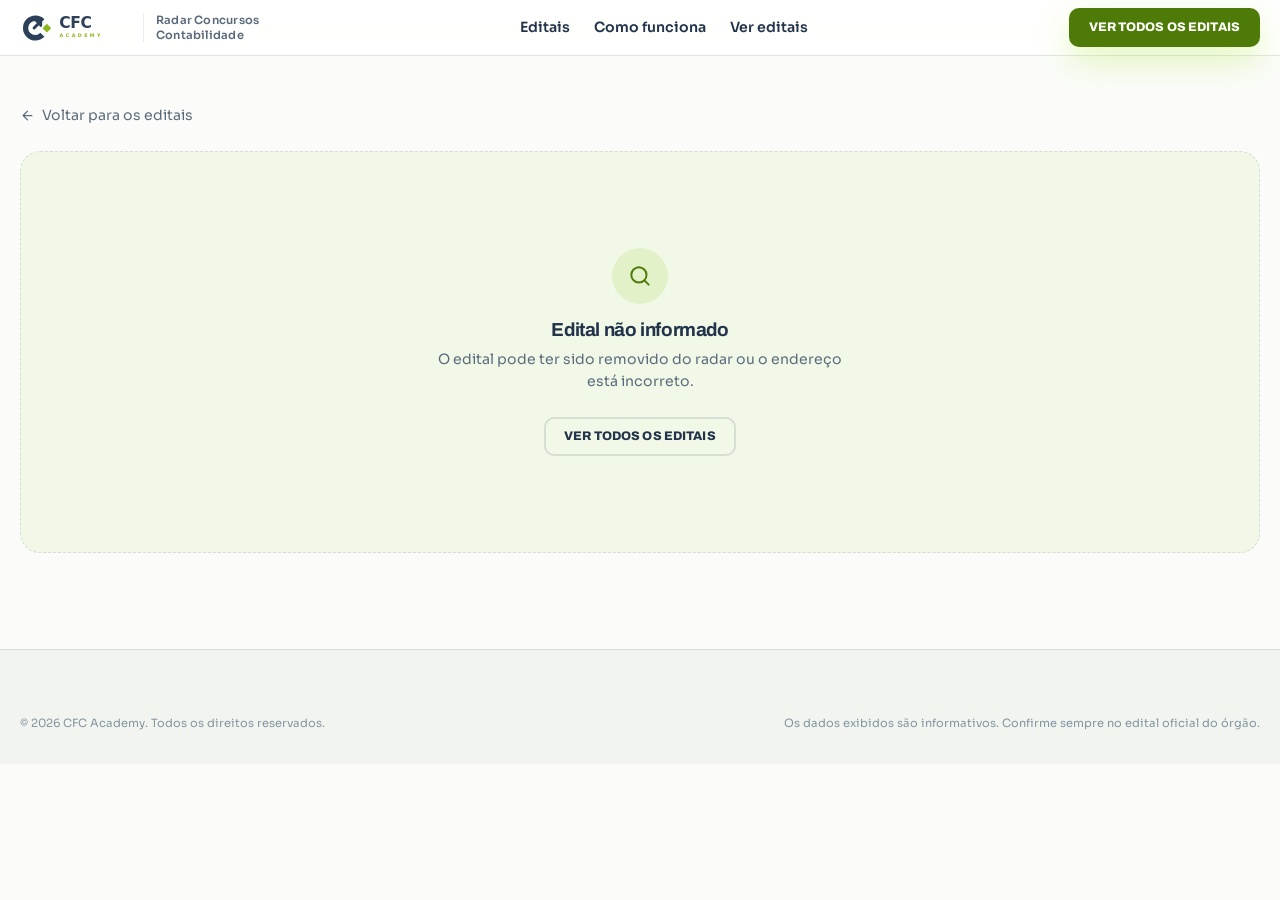
<file: edital.html>
<!DOCTYPE html>
<html lang="pt-BR">
<head>
<meta charset="UTF-8" />
<meta name="viewport" content="width=device-width, initial-scale=1.0, viewport-fit=cover" />
<meta name="theme-color" content="#0a0f0a" />
<title>Edital · Radar Concursos Contabilidade — CFC Academy</title>
<meta name="description" content="Detalhes do concurso público da área contábil: cargo, salário, vagas, prazo de inscrição e banca." />

<link rel="preconnect" href="https://fonts.googleapis.com">
<link rel="preconnect" href="https://fonts.gstatic.com" crossorigin>
<link href="https://fonts.googleapis.com/css2?family=Sora:wght@400;500;600;700;800&family=Archivo:wght@600;700;800;900&family=JetBrains+Mono:wght@400;500&display=swap" rel="stylesheet">

<link rel="stylesheet" href="css/tokens.css">
<link rel="stylesheet" href="css/base.css">
<link rel="stylesheet" href="css/app.css">
</head>
<body>

<a href="#conteudo" class="skip-link">Pular para o conteúdo</a>

<header class="topbar">
  <div class="topbar-inner">
    <a href="index.html" class="marca" aria-label="CFC Academy — Radar Concursos Contabilidade">
      <img src="assets/img/logo-cfc.svg" alt="CFC Academy" class="marca-logo"
           width="180" height="55">
      <span class="marca-sub">Radar Concursos<br>Contabilidade</span>
    </a>

    <nav class="nav" id="nav" aria-label="Navegação principal">
      <a href="index.html">Editais</a>
      <a href="index.html#como">Como funciona</a>
      <a href="app.html">Ver editais</a>
    </nav>

    <div style="display:flex;align-items:center;gap:12px">
      <a href="cadastro.html" class="btn btn-lima btn-sm" id="cta-topo">Ver todos os editais</a>
      <button class="menu-btn" id="menu-btn" aria-label="Abrir menu" aria-expanded="false" aria-controls="nav">
        <svg viewBox="0 0 24 24" fill="none" stroke-width="2" stroke-linecap="round"><path d="M4 7h16M4 12h16M4 17h16"/></svg>
      </button>
    </div>
  </div>
</header>

<main id="conteudo" class="blk" style="padding-top:calc(var(--topbar-h) + var(--s-7))">
  <div class="container">
    <a href="index.html" class="voltar" style="margin-bottom:var(--s-5)">
      <svg viewBox="0 0 24 24" stroke-linecap="round" stroke-linejoin="round"><path d="M19 12H5M12 19l-7-7 7-7"/></svg>
      Voltar para os editais
    </a>

    <div id="detalhe" aria-live="polite">
      <p style="color:var(--cinza)">Carregando…</p>
    </div>
  </div>
</main>

<footer class="rodape">
  <div class="container">
    <div class="rodape-base" style="border:0;padding-top:0">
      <span>© 2026 CFC Academy. Todos os direitos reservados.</span>
      <span>Os dados exibidos são informativos. Confirme sempre no edital oficial do órgão.</span>
    </div>
  </div>
</footer>

<script type="module" src="js/edital.js"></script>
</body>
</html>
</file>
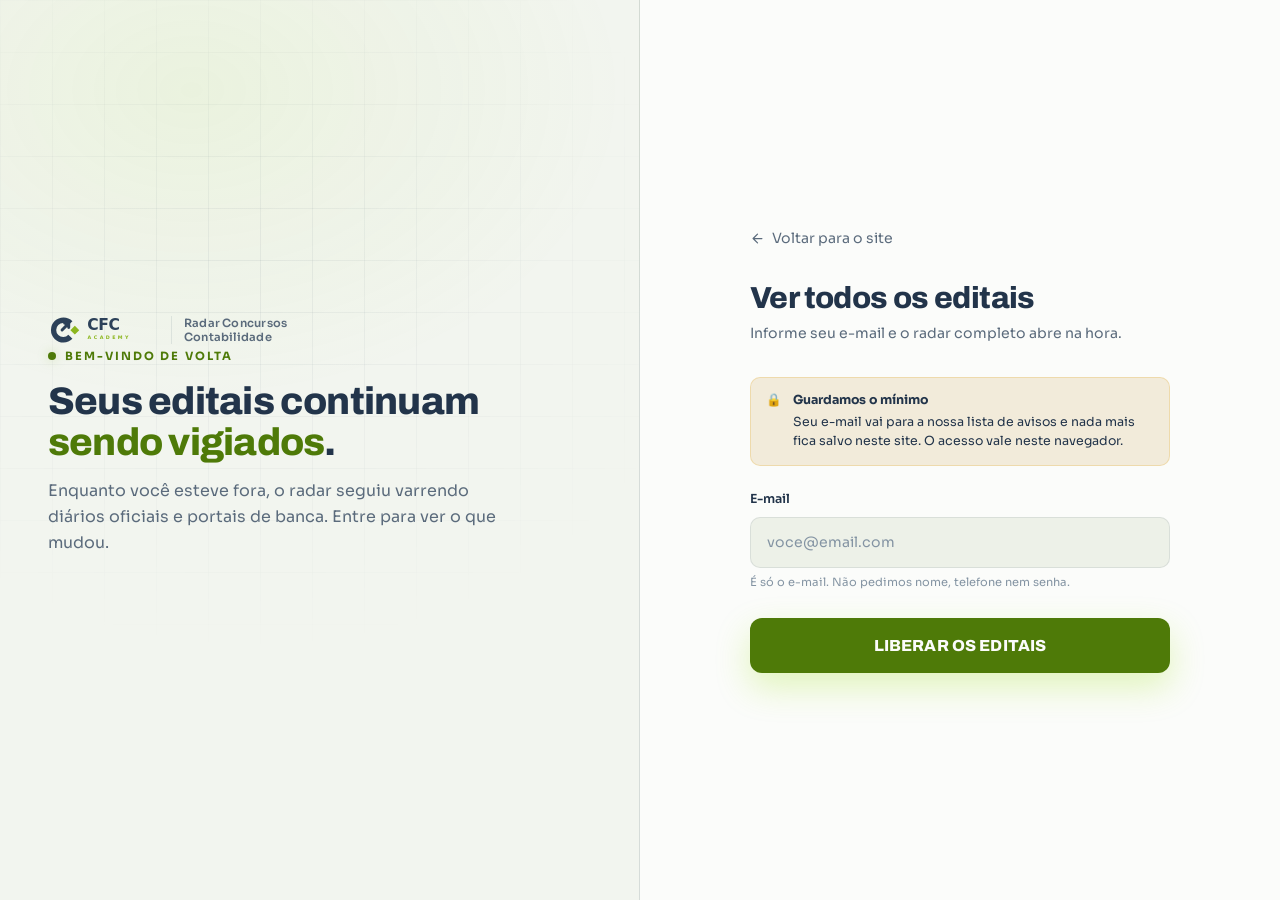
<file: login.html>
<!DOCTYPE html>
<html lang="pt-BR">
<head>
<meta charset="UTF-8" />
<meta name="viewport" content="width=device-width, initial-scale=1.0, viewport-fit=cover" />
<meta name="theme-color" content="#0a0f0a" />
<title>Entrar · Radar Concursos Contabilidade — CFC Academy</title>
<meta name="description" content="Informe seu e-mail e veja todos os editais do Radar Concursos Contabilidade da CFC Academy." />
<meta name="robots" content="noindex" />

<link rel="preconnect" href="https://fonts.googleapis.com">
<link rel="preconnect" href="https://fonts.gstatic.com" crossorigin>
<link href="https://fonts.googleapis.com/css2?family=Sora:wght@400;500;600;700;800&family=Archivo:wght@600;700;800;900&family=JetBrains+Mono:wght@400;500&display=swap" rel="stylesheet">

<link rel="stylesheet" href="css/tokens.css">
<link rel="stylesheet" href="css/base.css">
<link rel="stylesheet" href="css/app.css">
</head>
<body>

<main class="auth">

  <aside class="auth-lado">
    <a href="index.html" class="marca" aria-label="CFC Academy — Radar Concursos Contabilidade">
      <img src="assets/img/logo-cfc.svg" alt="CFC Academy" class="marca-logo"
           width="180" height="55">
      <span class="marca-sub">Radar Concursos<br>Contabilidade</span>
    </a>

    <span class="eyebrow">Bem-vindo de volta</span>
    <h2>Seus editais continuam <span style="color:var(--lima)">sendo vigiados</span>.</h2>
    <p class="sub">
      Enquanto você esteve fora, o radar seguiu varrendo diários oficiais
      e portais de banca. Entre para ver o que mudou.
    </p>
  </aside>

  <section class="auth-form">
    <div class="caixa">
      <a href="index.html" class="voltar">
        <svg viewBox="0 0 24 24" stroke-linecap="round" stroke-linejoin="round"><path d="M19 12H5M12 19l-7-7 7-7"/></svg>
        Voltar para o site
      </a>

      <h1>Ver todos os editais</h1>
      <p class="apoio">Informe seu e-mail e o radar completo abre na hora.</p>

      <div class="aviso">
        <span aria-hidden="true">🔒</span>
        <span>
          <b>Guardamos o mínimo</b>
          Seu e-mail vai para a nossa lista de avisos e nada mais fica salvo neste site. O acesso vale neste navegador.
        </span>
      </div>

      <div class="aviso erro-geral" id="erro-geral" style="display:none" role="alert">
        <span aria-hidden="true">✕</span>
        <span id="erro-geral-txt"></span>
      </div>

      <form id="form" novalidate>
        <div class="campo-grupo" id="g-email">
          <label for="email">E-mail</label>
          <input type="email" id="email" name="email" class="campo" autocomplete="email" placeholder="voce@email.com">
          <span class="erro">Informe um e-mail válido.</span>
          <span class="dica">É só o e-mail. Não pedimos nome, telefone nem senha.</span>
        </div>

        <button type="submit" class="btn btn-lima btn-block" id="enviar" style="margin-top:var(--s-5)">
          Liberar os editais
        </button>
      </form>

      
    </div>
  </section>

</main>

<script type="module" src="js/auth.js"></script>
</body>
</html>
</file>
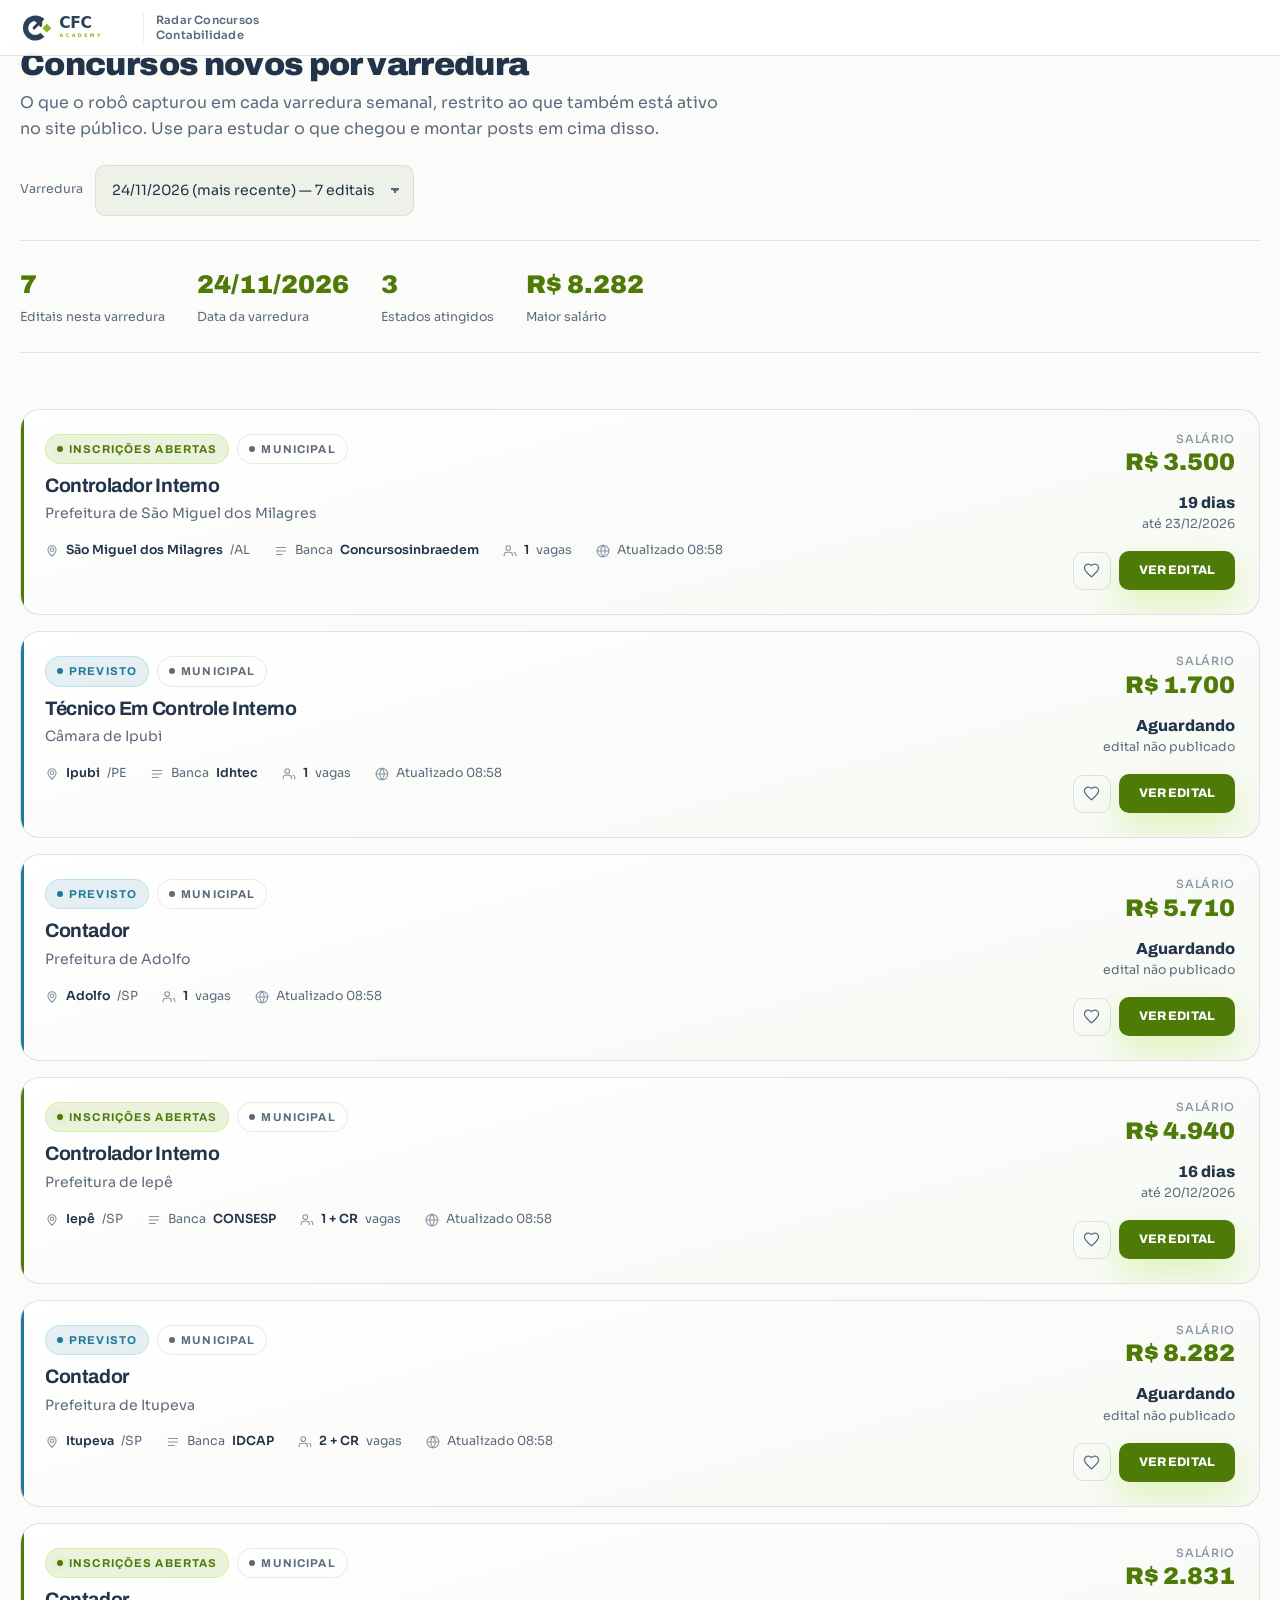
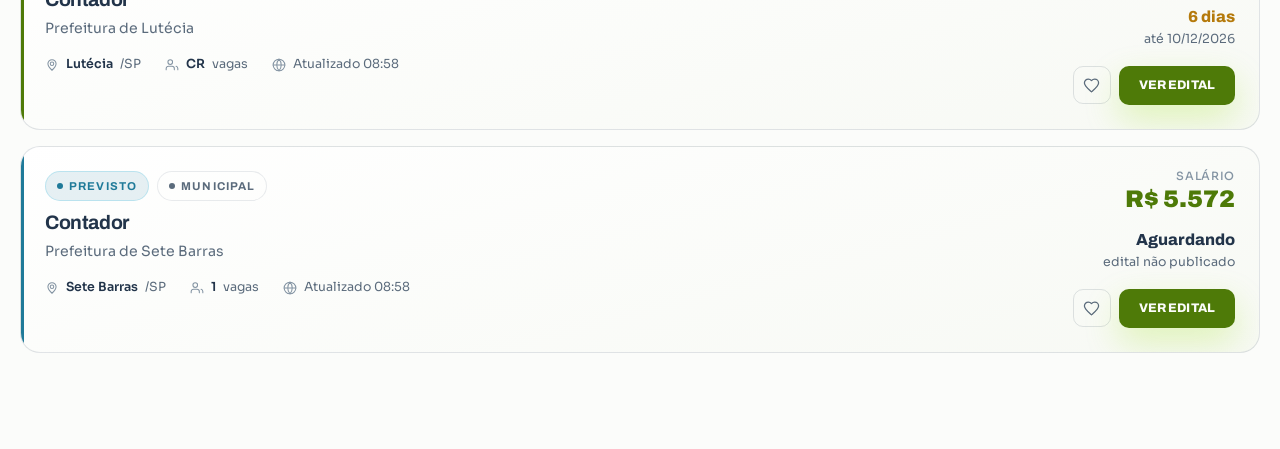
<file: painel-felipe-9c229a03.html>
<!DOCTYPE html>
<html lang="pt-BR">
<head>
<meta charset="UTF-8" />
<meta name="viewport" content="width=device-width, initial-scale=1.0, viewport-fit=cover" />
<meta name="theme-color" content="#0a0f0a" />
<meta name="robots" content="noindex, nofollow, noarchive">
<title>Painel do dono · Radar Concursos Contabilidade</title>

<link rel="preconnect" href="https://fonts.googleapis.com">
<link rel="preconnect" href="https://fonts.gstatic.com" crossorigin>
<link href="https://fonts.googleapis.com/css2?family=Sora:wght@400;500;600;700;800&family=Archivo:wght@600;700;800;900&family=JetBrains+Mono:wght@400;500&display=swap" rel="stylesheet">

<link rel="stylesheet" href="css/tokens.css">
<link rel="stylesheet" href="css/base.css">
<link rel="stylesheet" href="css/app.css">
<style>
  /* Só desta página — não vale gastar espaço no app.css por um uso só. */
  .painel-topo{padding:var(--s-7) 0 var(--s-5)}
  .painel-topo h1{font-family:var(--display);font-weight:900;font-size:2rem;margin:0 0 var(--s-2)}
  .painel-topo p{color:var(--cinza);max-width:60ch}
  .painel-resumo{
    display:flex;gap:var(--s-6);flex-wrap:wrap;margin-top:var(--s-5);
    padding:var(--s-5) 0;border-block:1px solid var(--linha);
  }
  .painel-resumo div{display:flex;flex-direction:column;gap:2px}
  .painel-resumo .n{
    font-family:var(--display);font-weight:900;font-size:1.6rem;color:var(--lima);
    font-variant-numeric:tabular-nums;
  }
  .painel-resumo .l{font-size:var(--t-xs);color:var(--cinza)}
  .painel-vazio{padding:var(--s-7) 0;text-align:center;color:var(--cinza)}
  .painel-semana{margin-top:var(--s-5);display:flex;align-items:center;gap:var(--s-3)}
  .painel-semana label{font-size:var(--t-xs);color:var(--cinza)}
</style>
</head>
<body>

<header class="topbar">
  <div class="topbar-inner">
    <a href="index.html" class="marca" aria-label="CFC Academy — Radar Concursos Contabilidade">
      <img src="assets/img/logo-cfc.svg" alt="CFC Academy" class="marca-logo"
           width="180" height="55">
      <span class="marca-sub">Radar Concursos<br>Contabilidade</span>
    </a>
  </div>
</header>

<main id="painel">
  <section class="container painel-topo">
    <h1>Concursos novos por varredura</h1>
    <p>
      O que o robô capturou em cada varredura semanal, restrito ao que
      também está ativo no site público. Use para estudar o que chegou
      e montar posts em cima disso.
    </p>

    <div class="painel-semana">
      <label for="f-semana">Varredura</label>
      <select id="f-semana" class="campo" style="width:auto"></select>
    </div>

    <div class="painel-resumo" id="resumo">
      <div><span class="n" id="r-total">—</span><span class="l">Editais nesta varredura</span></div>
      <div><span class="n" id="r-data">—</span><span class="l">Data da varredura</span></div>
      <div><span class="n" id="r-estados">—</span><span class="l">Estados atingidos</span></div>
      <div><span class="n" id="r-salario">—</span><span class="l">Maior salário</span></div>
    </div>
  </section>

  <section class="blk blk-resultados">
    <div class="container">
      <div class="lista" id="lista"></div>
      <p class="painel-vazio" id="vazio" hidden>
        Nenhum edital ativo nesta varredura.
      </p>
    </div>
  </section>
</main>

<script type="module" src="js/painel-felipe.js"></script>
</body>
</html>
</file>
<file: css/tokens.css>
/* ============================================================
   CFC ACADEMY · RADAR DE EDITAIS
   Design System — camada 1: tokens
   ------------------------------------------------------------
   Identidade herdada das propriedades CFC Academy:
   landing-pages/cfc-questoes, cfc-express, quiz-cfc.
   Conceito desta plataforma: PAINEL DE MONITORAMENTO.
   Lima fosforescente sobre preto. Nada decorativo sem função.
   Ponto ÚNICO de calibração — não redefinir cor fora daqui.
   ============================================================ */

:root{
  /* ---------- superfícies ----------
     Tema claro (pedido do Patrick, ago/2026): o escuro pesava
     demais para uma página que a pessoa vai ler por minutos.

     Não é branco puro: #FBFCFA tem um toque de verde que casa
     com o acento e cansa menos a vista que #FFF em tela grande. */
  --preto:#FBFCFA;          /* fundo raiz */
  --preto-2:#F2F5EF;        /* elevação 1 — faixas, barras */
  --carvao:#FFFFFF;         /* elevação 2 — cards, painéis */
  --carvao-2:#F7F9F4;       /* elevação 3 — hover / aninhado */
  --carvao-3:#EDF1E8;       /* elevação 4 — inputs, chips */

  /* ---------- acento ----------
     O lima #9FE31A tem contraste de 1,6:1 sobre branco — ilegível.
     Sobre fundo escuro ele funcionava. Aqui o acento é escurecido
     para texto e mantido vivo só onde é PREENCHIMENTO com texto
     escuro por cima (botões), que é onde ele brilha sem prejudicar
     a leitura. */
  /* #4E7A08 dá 4,96:1 sobre o fundo — passa no mínimo de 4,5:1 para
     texto. O #6FA80F que eu tinha escolhido antes dava só 2,8:1:
     bonito, mas ilegível em número e link, que é justamente onde
     este token é usado. Medido, não estimado. */
  --lima:#4E7A08;           /* acento legível sobre claro */
  --lima-esc:#3D5E05;       /* hover / pressionado */
  --lima-claro:#8FCE1C;     /* preenchimento de botão e realce */
  --lima-vivo:#9FE31A;      /* o lima da marca, para blocos e ícones */
  --lima-glow:rgba(111,168,15,.28);
  --lima-wash:rgba(143,206,28,.16);
  --lima-wash-2:rgba(143,206,28,.08);

  /* ---------- tinta ----------
     Azul-marinho do logo. Usar o azul da marca em vez de cinza
     neutro é o que mantém a página reconhecível como CFC Academy
     agora que o fundo preto saiu. */
  --branco:#22344A;         /* texto principal */
  --cinza:#5B6B7C;          /* texto secundário */
  --cinza-esc:#8494A3;      /* texto terciário, legendas */
  --marinho:#2C4159;        /* azul do logo, para títulos */

  /* ---------- papéis ----------
     Estes existem para nada depender do nome literal da cor. O
     `--preto` era usado como contorno de mapa e como texto sobre o
     acento; ao virar o tema ele ficou quase branco e esses dois
     usos sumiram da tela. Nome de papel não quebra na inversão. */
  /* BRANCO, não escuro. No tema escuro o botão era lima claro e
     pedia texto preto; aqui o acento escureceu para ser legível
     como texto, e sobre ele o branco dá 5,1:1 contra 3,3:1 do
     escuro. A regra inverteu junto com o tema. */
  --tinta-sobre-acento:#FFFFFF;
  --traco:#B9C6CF;               /* contorno de mapa e divisórias fortes */

  /* ---------- linhas ---------- */
  --linha:rgba(44,65,89,.14);
  --linha-fraca:rgba(44,65,89,.07);
  --linha-neutra:rgba(44,65,89,.10);

  /* ---------- semânticos ----------
     Regra mantida do tema escuro: o acento é reservado a
     "aberto/ativo"; os demais estados usam âmbar/vermelho/azul
     para não competir com ele. Todos reescurecidos para o fundo
     claro — o âmbar #E3B341 sobre branco era quase invisível. */
  --ok:#4E7A08;             /* inscrições abertas */
  --ok-wash:rgba(111,168,15,.14);
  --warn:#B57A0B;           /* encerrando / previsto */
  --warn-wash:rgba(181,122,11,.13);
  --crit:#C0392B;           /* encerrado */
  --crit-wash:rgba(192,57,43,.10);
  --info:#1F7A99;           /* banca definida / andamento */
  --info-wash:rgba(31,122,153,.11);

  /* ---------- tipografia ---------- */
  --display:'Archivo',ui-sans-serif,system-ui,sans-serif;
  --body:'Sora',ui-sans-serif,system-ui,-apple-system,sans-serif;
  --mono:'JetBrains Mono',ui-monospace,'Cascadia Mono',Consolas,monospace;

  /* escala tipográfica (fluida) */
  --t-hero:clamp(2.6rem,6vw,4.6rem);
  --t-h1:clamp(2rem,4vw,3rem);
  --t-h2:clamp(1.5rem,2.6vw,2.1rem);
  --t-h3:1.18rem;
  --t-body:1rem;
  --t-sm:.88rem;
  --t-xs:.78rem;
  --t-micro:.71rem;

  /* ---------- espaço ---------- */
  --s-1:4px;  --s-2:8px;  --s-3:12px; --s-4:16px;
  --s-5:24px; --s-6:32px; --s-7:48px; --s-8:64px; --s-9:96px;

  /* ---------- raio ---------- */
  --r-xs:6px; --r-sm:10px; --r:14px; --r-lg:20px; --r-pill:999px;

  /* ---------- sombra ---------- */
  /* Sombra azulada e suave: a preta densa do tema escuro vira
     sujeira sobre fundo claro. */
  --sombra-1:0 1px 3px rgba(44,65,89,.10);
  --sombra-2:0 8px 28px -10px rgba(44,65,89,.20);
  --sombra-3:0 24px 60px -16px rgba(44,65,89,.22);
  --sombra-lima:0 14px 34px rgba(159,227,26,.28);

  /* ---------- layout ---------- */
  --max:1240px;
  --max-txt:720px;
  --topbar-h:56px;

  /* ---------- motion ---------- */
  --ease:cubic-bezier(.2,.8,.2,1);
  --dur-1:.18s; --dur-2:.28s; --dur-3:.6s;
}

/* Grid mesh — assinatura visual herdada da CFC.
   Usado como textura de fundo em heros e painéis. */
:root{
  --mesh:linear-gradient(var(--linha) 1px,transparent 1px),
         linear-gradient(90deg,var(--linha) 1px,transparent 1px);
  --mesh-size:52px 52px;
}

@media (prefers-reduced-motion:reduce){
  *,*::before,*::after{
    animation-duration:.01ms !important;
    animation-iteration-count:1 !important;
    transition-duration:.01ms !important;
    scroll-behavior:auto !important;
  }
}
</file>
<file: css/base.css>
/* ============================================================
   CFC ACADEMY · RADAR DE EDITAIS
   Design System — camada 2: reset, tipografia e primitivos
   ============================================================ */

*{margin:0;padding:0;box-sizing:border-box}
html{scroll-behavior:smooth;-webkit-text-size-adjust:100%}

body{
  font-family:var(--body);
  background:var(--preto);
  color:var(--branco);
  font-size:var(--t-body);
  line-height:1.6;
  -webkit-font-smoothing:antialiased;
  overflow-x:hidden;
  min-height:100vh;
}

a{text-decoration:none;color:inherit}
img,svg{max-width:100%;display:block}
button,input,select,textarea{font:inherit;color:inherit}
button{background:none;border:0;cursor:pointer}
ul,ol{list-style:none}

h1,h2,h3,h4{
  font-family:var(--display);
  font-weight:800;
  line-height:1.06;
  letter-spacing:-.02em;
}
h1{font-size:var(--t-h1)}
h2{font-size:var(--t-h2)}
h3{font-size:var(--t-h3);font-weight:700}

/* Numerais tabulares — essenciais num painel de dados:
   salários e datas precisam alinhar em coluna. */
.num{font-variant-numeric:tabular-nums;font-feature-settings:"tnum"}
.mono{font-family:var(--mono);font-variant-numeric:tabular-nums}

::selection{background:var(--lima);color:var(--preto)}

/* Foco visível e consistente — acessibilidade não-negociável
   num produto que as pessoas vão navegar por teclado. */
:focus-visible{
  outline:2px solid var(--lima);
  outline-offset:3px;
  border-radius:var(--r-xs);
}

/* ---------- layout ---------- */
.container{width:min(100% - 40px,var(--max));margin-inline:auto}
.container-txt{width:min(100% - 40px,var(--max-txt));margin-inline:auto}

/* ============================================================
   EYEBROW — assinatura CFC: ponto pulsante + caixa alta espaçada
   ============================================================ */
.eyebrow{
  display:inline-flex;align-items:center;gap:9px;
  font-size:var(--t-micro);font-weight:700;
  letter-spacing:.18em;text-transform:uppercase;
  color:var(--lima);
}
.eyebrow::before{
  content:"";width:8px;height:8px;border-radius:50%;
  background:var(--lima);box-shadow:0 0 12px var(--lima-glow);
  animation:blink 1.6s infinite;
}
.eyebrow.neutro{color:var(--cinza)}
.eyebrow.neutro::before{background:var(--cinza-esc);box-shadow:none;animation:none}

@keyframes blink{0%,100%{opacity:1}50%{opacity:.35}}

/* ============================================================
   BOTÕES
   ============================================================ */
.btn{
  display:inline-flex;align-items:center;justify-content:center;gap:10px;
  font-family:var(--display);font-weight:800;font-size:1rem;
  letter-spacing:.01em;text-transform:uppercase;text-align:center;
  padding:16px 30px;border-radius:12px;
  border:2px solid transparent;cursor:pointer;line-height:1.2;
  transition:transform var(--dur-2) var(--ease),
             box-shadow var(--dur-2),background var(--dur-2),
             border-color var(--dur-2),color var(--dur-2);
}
.btn-lima{background:var(--lima);color:var(--preto);box-shadow:var(--sombra-lima)}
.btn-lima:hover{transform:translateY(-3px);box-shadow:0 0 40px var(--lima-glow),0 18px 44px rgba(159,227,26,.4)}
.btn-ghost{background:transparent;color:var(--branco);border-color:var(--linha)}
.btn-ghost:hover{border-color:var(--lima);color:var(--lima);transform:translateY(-3px)}
.btn-sm{padding:10px 18px;font-size:var(--t-xs);border-radius:var(--r-sm)}
.btn-block{display:flex;width:100%}
.btn:disabled{opacity:.4;cursor:not-allowed;transform:none !important}

/* ============================================================
   CARD — painel base
   ============================================================ */
.card{
  background:linear-gradient(165deg,var(--carvao),var(--preto-2));
  border:1px solid var(--linha);
  border-radius:var(--r-lg);
  box-shadow:var(--sombra-2);
}

/* ============================================================
   BADGES DE STATUS
   Regra do sistema: lima SÓ para "aberto". Estados concorrentes
   usam âmbar/vermelho/azul para não diluir o acento da marca.
   ============================================================ */
.badge{
  display:inline-flex;align-items:center;gap:6px;
  font-family:var(--display);font-weight:700;
  font-size:var(--t-micro);letter-spacing:.1em;text-transform:uppercase;
  padding:5px 11px;border-radius:var(--r-pill);
  border:1px solid transparent;white-space:nowrap;
}
.badge::before{content:"";width:6px;height:6px;border-radius:50%;background:currentColor}
.badge-ok{color:var(--ok);background:var(--ok-wash);border-color:rgba(159,227,26,.3)}
.badge-ok::before{box-shadow:0 0 8px var(--lima-glow);animation:blink 1.8s infinite}
.badge-warn{color:var(--warn);background:var(--warn-wash);border-color:rgba(227,179,65,.3)}
.badge-crit{color:var(--crit);background:var(--crit-wash);border-color:rgba(239,106,106,.3)}
.badge-info{color:var(--info);background:var(--info-wash);border-color:rgba(91,200,227,.3)}
.badge-neutro{color:var(--cinza);background:rgba(243,247,240,.05);border-color:var(--linha-neutra)}

/* ============================================================
   CAMPOS
   ============================================================ */
.campo{
  width:100%;padding:13px 16px;
  background:var(--carvao-3);
  border:1px solid var(--linha-neutra);
  border-radius:var(--r-sm);
  color:var(--branco);font-size:var(--t-sm);
  transition:border-color var(--dur-1),box-shadow var(--dur-1);
}
.campo::placeholder{color:var(--cinza-esc)}
.campo:focus{outline:none;border-color:var(--lima);box-shadow:0 0 0 3px var(--lima-wash-2)}
select.campo{cursor:pointer;appearance:none;
  background-image:linear-gradient(45deg,transparent 50%,var(--cinza) 50%),
                   linear-gradient(135deg,var(--cinza) 50%,transparent 50%);
  background-position:calc(100% - 18px) 50%,calc(100% - 13px) 50%;
  background-size:5px 5px,5px 5px;background-repeat:no-repeat;
  padding-right:38px;
}

/* ============================================================
   CHIP — filtro ativo removível
   ============================================================ */
.chip{
  display:inline-flex;align-items:center;gap:8px;
  font-size:var(--t-xs);font-weight:600;
  padding:6px 8px 6px 13px;border-radius:var(--r-pill);
  background:var(--lima-wash);color:var(--lima);
  border:1px solid rgba(159,227,26,.28);
}
.chip button{
  display:grid;place-items:center;
  width:17px;height:17px;border-radius:50%;
  background:rgba(159,227,26,.2);color:var(--lima);
  font-size:.7rem;line-height:1;
  transition:background var(--dur-1);
}
.chip button:hover{background:var(--lima);color:var(--preto)}

/* ============================================================
   REVEAL ON SCROLL
   ============================================================ */
.up{
  opacity:0;transform:translateY(30px);
  transition:opacity var(--dur-3) ease,transform var(--dur-3) var(--ease);
}
.up.in{opacity:1;transform:none}

/* ============================================================
   UTILITÁRIOS
   ============================================================ */
.mesh{
  background-image:var(--mesh);
  background-size:var(--mesh-size);
}
.sr-only{
  position:absolute;width:1px;height:1px;padding:0;margin:-1px;
  overflow:hidden;clip:rect(0,0,0,0);white-space:nowrap;border:0;
}
.skip-link{
  position:absolute;top:-60px;left:16px;z-index:200;
  background:var(--lima);color:var(--preto);
  padding:12px 20px;border-radius:var(--r-sm);
  font-family:var(--display);font-weight:800;font-size:var(--t-xs);
  text-transform:uppercase;transition:top var(--dur-2) var(--ease);
}
.skip-link:focus{top:12px}
</file>
<file: css/app.css>
/* ============================================================
   CFC ACADEMY · RADAR DE EDITAIS
   Design System — camada 3: componentes da plataforma
   ============================================================ */

/* ============================================================
   TOPBAR — barra de status do robô de captura.
   Conceito: a plataforma se anuncia como MÁQUINA LIGADA.
   ============================================================ */
.topbar{
  position:fixed;top:0;left:0;right:0;z-index:90;
  height:var(--topbar-h);
  /* Cor FIXA em rgba(10,15,10,.82) era resquício do tema escuro:
     ela não seguia os tokens, então a barra continuou preta
     enquanto o resto clareou — e o texto escuro por cima dela
     ficou com 1,09:1 de contraste, praticamente invisível.
     Medido no navegador, não deduzido. */
  background:rgba(255,255,255,.86);
  backdrop-filter:blur(14px) saturate(1.4);
  -webkit-backdrop-filter:blur(14px) saturate(1.4);
  border-bottom:1px solid var(--linha);
}

/* Ao rolar, a barra ganha sombra em vez de mudar de cor: sinaliza
   que está sobreposta ao conteúdo sem piscar na tela. */
.topbar.rolou{
  background:rgba(255,255,255,.97);
  box-shadow:var(--sombra-1);
}
.topbar-inner{
  height:100%;width:min(100% - 40px,var(--max));margin-inline:auto;
  display:flex;align-items:center;justify-content:space-between;gap:var(--s-5);
}

.marca{display:inline-flex;align-items:center;gap:var(--s-3)}

.marca-logo{
  height:34px; width:auto; display:block; flex-shrink:0;
}

/* O nome do produto acompanha o logo institucional, separado por
   um filete: o logo é da CFC Academy, o Radar é um produto dela. */
.marca-sub{
  font-family:var(--body);
  font-size:var(--t-micro);
  font-weight:600;
  line-height:1.25;
  color:var(--cinza);
  letter-spacing:.02em;
  padding-left:var(--s-3);
  border-left:1px solid var(--linha-neutra);
}

@media (max-width:560px){
  .marca-logo{ height:28px }
  .marca-sub{ display:none }   /* no celular só o logo cabe */
}

.nav{display:flex;align-items:center;gap:var(--s-5)}
.nav a{
  font-size:var(--t-sm);font-weight:600;color:var(--branco);
  padding:6px 0;position:relative;transition:color var(--dur-1);
}
.nav a::after{
  content:"";position:absolute;left:0;right:0;bottom:0;height:2px;
  background:var(--lima);transform:scaleX(0);transform-origin:left;
  transition:transform var(--dur-2) var(--ease);
}
.nav a:hover{color:var(--branco)}
.nav a:hover::after,.nav a[aria-current="page"]::after{transform:scaleX(1)}
.nav a[aria-current="page"]{color:var(--lima);font-weight:600}

/* pulso de captura ao vivo */
.pulso{
  display:inline-flex;align-items:center;gap:8px;
  font-size:var(--t-micro);font-weight:600;color:var(--cinza);
  letter-spacing:.04em;padding:6px 13px;
  border:1px solid var(--linha);border-radius:var(--r-pill);
  background:var(--lima-wash-2);
}
.pulso i{
  width:7px;height:7px;border-radius:50%;background:var(--lima);animation:blink 1.5s infinite;
}
.pulso b{color:var(--lima);font-variant-numeric:tabular-nums}

.menu-btn{display:none;width:40px;height:40px;place-items:center;border-radius:var(--r-sm);border:1px solid var(--linha)}
.menu-btn svg{width:20px;height:20px;stroke:var(--branco)}
/* --branco agora É o azul-marinho do texto; o nome do token
   ficou herdado do tema escuro, mas o papel é o certo. */

/* ============================================================
   FAIXA DE DEMONSTRAÇÃO
   Enquanto os editais forem exemplos, isto precisa estar visível.
   Alguém pode planejar meses de estudo com base numa data — dado
   inventado com aparência de oficial engana de verdade.
   Remover quando o conteúdo for 100% real e revisado.
   ============================================================ */
.faixa-demo{
  position:fixed;top:var(--topbar-h);left:0;right:0;z-index:80;
  display:flex;align-items:center;justify-content:center;gap:10px;
  flex-wrap:wrap;text-align:center;
  padding:10px 20px;
  background:var(--warn);color:#1a1400;
  font-size:var(--t-xs);font-weight:600;
  border-bottom:1px solid rgba(0,0,0,.2);
}
.faixa-demo b{font-family:var(--display);font-weight:800;text-transform:uppercase;letter-spacing:.06em}

/* Empurra o conteúdo para a faixa não cobrir nada. */
body.tem-demo .hero{padding-top:calc(var(--topbar-h) + var(--faixa-demo-h,42px) + var(--s-8))}
/* O hero compacto tem padding próprio e mais específico; sem repetir a
   regra aqui, a faixa de demonstração cobria o título no celular. */
body.tem-demo .hero-compacto{
  padding-top:calc(var(--topbar-h) + var(--faixa-demo-h,42px) + var(--s-6));
}
/* Âncoras (#explorar, #amostra…) precisam descontar topbar + faixa. */
body.tem-demo :where([id]){
  scroll-margin-top:calc(var(--topbar-h) + var(--faixa-demo-h,42px) + 12px);
}
body.tem-demo #painel{scroll-margin-top:calc(var(--topbar-h) + var(--faixa-demo-h,42px) + var(--busca-h,146px))}
body.tem-demo .boas-vindas{padding-top:calc(var(--topbar-h) + var(--faixa-demo-h,42px) + var(--s-6))}

/* ============================================================
   HERO — radar
   ============================================================ */
.hero{
  position:relative;overflow:hidden;
  padding:calc(var(--topbar-h) + var(--s-9)) 0 var(--s-9);
  background:radial-gradient(900px 520px at 78% -8%,var(--lima-wash-2),transparent 62%),var(--preto);
}
.hero::before{
  content:"";position:absolute;inset:0;
  background-image:var(--mesh);background-size:var(--mesh-size);
  mask-image:radial-gradient(720px 520px at 70% 18%,#000,transparent 76%);
  -webkit-mask-image:radial-gradient(720px 520px at 70% 18%,#000,transparent 76%);
  opacity:.55;pointer-events:none;
}
.hero .container{position:relative;z-index:1}
.hero h1{font-size:var(--t-hero);margin:var(--s-5) 0}
.hero h1 .g{color:var(--lima)}
.hero .lead{font-size:1.14rem;color:var(--cinza);max-width:540px;margin-bottom:var(--s-6)}
.hero .lead b{color:var(--branco);font-weight:600}
.hero .acoes{display:flex;gap:var(--s-3);flex-wrap:wrap}
.hero .micro{
  margin-top:var(--s-5);font-size:var(--t-sm);color:var(--cinza-esc);
  display:flex;align-items:center;gap:8px;
}
.hero .micro::before{content:"✓";color:var(--lima);font-weight:800}

/* ---------- painel de varredura (mock do robô) ---------- */
.scanner{
  position:relative;overflow:hidden;
  background:linear-gradient(160deg,var(--carvao),var(--carvao-2));
  border:1px solid var(--linha);border-radius:22px;
  padding:var(--s-5);box-shadow:var(--sombra-3);
}
.scanner::before{
  content:"";position:absolute;top:-40%;right:-20%;
  width:320px;height:320px;border-radius:50%;
  background:radial-gradient(circle,var(--lima-wash),transparent 68%);
  opacity:.5;pointer-events:none;
}
/* linha de varredura que atravessa o painel */
.scanner::after{
  content:"";position:absolute;left:0;right:0;height:2px;
  background:linear-gradient(90deg,transparent,var(--lima),transparent);
  animation:varrer 3.8s var(--ease) infinite;pointer-events:none;
}
@keyframes varrer{
  0%{top:0;opacity:0}
  12%{opacity:1}
  88%{opacity:1}
  100%{top:100%;opacity:0}
}
.scanner-top{
  position:relative;display:flex;align-items:center;justify-content:space-between;
  padding-bottom:var(--s-4);margin-bottom:var(--s-4);
  border-bottom:1px solid var(--linha);
}
.scanner-top .rot{
  font-size:var(--t-micro);text-transform:uppercase;letter-spacing:.14em;
  color:var(--cinza);font-weight:700;
}
.scanner-feed{position:relative;display:grid;gap:2px}
.feed-item{
  display:grid;grid-template-columns:auto 1fr auto;align-items:center;gap:var(--s-3);
  padding:11px 0;border-top:1px solid rgba(255,255,255,.05);
  font-size:var(--t-sm);
  animation:entra .5s var(--ease) both;
}
.feed-item:first-child{border-top:0}
@keyframes entra{from{opacity:0;transform:translateY(-6px)}to{opacity:1;transform:none}}
.feed-item .dot{width:7px;height:7px;border-radius:50%;background:var(--lima)}
.feed-item .org{color:var(--branco);font-weight:500;overflow:hidden;text-overflow:ellipsis;white-space:nowrap}
.feed-item .org span{display:block;font-size:var(--t-micro);color:var(--cinza-esc);font-weight:400}
.feed-item .hora{font-family:var(--mono);font-size:var(--t-micro);color:var(--cinza-esc)}

.scanner-rodape{
  display:flex;align-items:center;justify-content:space-between;
  margin-top:var(--s-4);padding-top:var(--s-4);
  border-top:1px solid var(--linha);
  font-size:var(--t-micro);color:var(--cinza-esc);
}
.scanner-rodape b{color:var(--lima);font-variant-numeric:tabular-nums}

/* ============================================================
   FAIXA DE NÚMEROS
   ============================================================ */
.strip{border-block:1px solid var(--linha);background:var(--preto-2)}
.strip .container{
  display:grid;grid-template-columns:repeat(5,1fr);gap:var(--s-5);
  padding:var(--s-6) 0;text-align:center;
}
.strip .n{
  font-family:var(--display);font-weight:900;font-size:1.9rem;
  color:var(--lima);line-height:1;font-variant-numeric:tabular-nums;
}
.strip .l{font-size:var(--t-xs);color:var(--cinza);margin-top:6px}

/* ============================================================
   SEÇÕES
   ============================================================ */
.blk{padding:var(--s-9) 0;position:relative}
.blk-head{max-width:var(--max-txt);margin-bottom:var(--s-7)}
.blk-head h2{margin:var(--s-3) 0 var(--s-4)}
.blk-head p{color:var(--cinza);font-size:1.05rem}

/* ============================================================
   BARRA DE BUSCA + FILTROS
   ============================================================ */
/* Âncoras precisam descontar a topbar fixa. #painel tem regra própria
   (mais abaixo) porque a barra de busca sticky também o cobre. */
:where([id]){scroll-margin-top:calc(var(--topbar-h) + 12px)}

.busca-wrap{
  /* NÃO é mais fixa (decisão do Patrick, ago/2026): o mapa já
     acompanha a rolagem e carrega os filtros por estado. Duas
     barras grudadas comiam 146px de altura útil o tempo todo.

     A cor também era resquício do tema escuro — rgba(10,15,10,.9)
     fixo, que deixava uma faixa preta atravessando a página clara.
     Mesmo defeito que a barra do topo tinha. */
  position:relative;
  background:var(--preto-2);
  border-bottom:1px solid var(--linha);
  padding:var(--s-4) 0;
}
.busca-linha{display:grid;grid-template-columns:1fr auto auto;gap:var(--s-3);align-items:center}
.busca-campo{position:relative}
.busca-campo svg{
  position:absolute;left:15px;top:50%;transform:translateY(-50%);
  width:17px;height:17px;stroke:var(--cinza-esc);pointer-events:none;
}
.busca-campo .campo{padding-left:44px}

.filtros{
  display:grid;grid-template-columns:repeat(auto-fit,minmax(160px,1fr));
  gap:var(--s-3);margin-top:var(--s-3);
}
.filtros.oculto{display:none}
.filtro-grupo label{
  display:block;font-size:var(--t-micro);text-transform:uppercase;
  letter-spacing:.12em;color:var(--cinza-esc);font-weight:700;margin-bottom:6px;
}
.chips-ativos{display:flex;flex-wrap:wrap;gap:var(--s-2);margin-top:var(--s-3)}
.chips-ativos:empty{display:none}

/* abas de status */
.abas{display:flex;gap:var(--s-1);overflow-x:auto;padding-bottom:2px;scrollbar-width:none}
.abas::-webkit-scrollbar{display:none}
.aba{
  display:inline-flex;align-items:center;gap:8px;white-space:nowrap;
  font-family:var(--display);font-weight:700;font-size:var(--t-xs);
  text-transform:uppercase;letter-spacing:.06em;
  padding:10px 16px;border-radius:var(--r-pill);
  color:var(--cinza);border:1px solid transparent;
  transition:color var(--dur-1),background var(--dur-1),border-color var(--dur-1);
}
.aba:hover{color:var(--branco);background:rgba(243,247,240,.04)}
.aba[aria-selected="true"]{
  color:var(--lima);background:var(--lima-wash);border-color:rgba(159,227,26,.28);
}
.aba .cont{
  font-size:var(--t-micro);padding:2px 7px;border-radius:var(--r-pill);
  background:rgba(243,247,240,.08);font-variant-numeric:tabular-nums;
}
.aba[aria-selected="true"] .cont{background:rgba(159,227,26,.22)}

/* ============================================================
   CARD DE EDITAL — o componente central do produto
   ============================================================ */
/* No fluxo normal a seção já nasce abaixo da barra — o que falta é só respiro.
   O espaço extra sob a barra sticky é resolvido no #painel via scroll-margin
   (abaixo), que só age quando se chega aqui por âncora. */
.blk-resultados{padding-top:var(--s-6)}

/* Ao pular para #painel, descontar topbar + barra de busca (altura medida em
   --busca-h pelo JS, porque ela cresce quando os filtros abrem). */
#painel{scroll-margin-top:calc(var(--topbar-h) + var(--busca-h,146px))}

.lista{display:grid;gap:var(--s-4)}

.edital{
  position:relative;overflow:hidden;
  display:grid;grid-template-columns:1fr auto;gap:var(--s-5);
  padding:var(--s-5);
  background:linear-gradient(165deg,var(--carvao),var(--carvao-2));
  border:1px solid var(--linha);border-radius:var(--r-lg);
  transition:border-color var(--dur-2),transform var(--dur-2) var(--ease),box-shadow var(--dur-2);
}
/* trilho de status na borda esquerda — leitura periférica rápida */
.edital::before{
  content:"";position:absolute;left:0;top:0;bottom:0;width:3px;
  background:var(--cinza-esc);transition:box-shadow var(--dur-2);
}
.edital[data-status="aberto"]::before{background:var(--ok)}
.edital[data-status="encerrando"]::before{background:var(--warn);box-shadow:0 0 16px rgba(227,179,65,.5)}
.edital[data-status="previsto"]::before{background:var(--info)}
.edital[data-status="encerrado"]::before{background:var(--crit)}
.edital:hover{
  border-color:rgba(159,227,26,.34);
  transform:translateY(-3px);
  box-shadow:var(--sombra-2),0 0 0 1px var(--linha-fraca);
}

.edital-main{min-width:0}
.edital-topo{display:flex;align-items:center;gap:var(--s-2);flex-wrap:wrap;margin-bottom:var(--s-3)}
.edital h3{
  font-size:1.22rem;margin-bottom:6px;
  display:flex;align-items:baseline;gap:var(--s-2);flex-wrap:wrap;
}
.edital h3 a{transition:color var(--dur-1)}
.edital:hover h3 a{color:var(--lima)}
.edital .orgao{color:var(--cinza);font-size:var(--t-sm);margin-bottom:var(--s-4)}

.edital-meta{
  display:flex;flex-wrap:wrap;gap:var(--s-2) var(--s-5);
  font-size:var(--t-xs);color:var(--cinza);
}
.edital-meta .item{display:inline-flex;align-items:center;gap:7px}
.edital-meta .item svg{width:14px;height:14px;stroke:var(--cinza-esc);flex-shrink:0}
.edital-meta .item b{color:var(--branco);font-weight:600}

/* coluna direita — salário e prazo, os dois dados que decidem clique */
.edital-lado{
  display:flex;flex-direction:column;align-items:flex-end;justify-content:space-between;
  gap:var(--s-4);text-align:right;flex-shrink:0;
}
.salario{font-family:var(--display);font-weight:900;font-size:1.5rem;color:var(--lima);line-height:1;font-variant-numeric:tabular-nums}
.salario small{display:block;font-family:var(--body);font-weight:500;font-size:var(--t-micro);color:var(--cinza-esc);letter-spacing:.06em;text-transform:uppercase;margin-bottom:5px}
/* Salário ainda não extraído: não fingir número que não temos. */
.salario .pendente{font-family:var(--body);font-weight:500;font-size:.86rem;color:var(--cinza-esc);letter-spacing:0}
.prazo{font-size:var(--t-xs);color:var(--cinza)}
.prazo b{display:block;font-family:var(--display);font-weight:800;font-size:1rem;color:var(--branco);font-variant-numeric:tabular-nums}
.prazo.urgente b{color:var(--warn)}

.edital-acoes{display:flex;gap:var(--s-2);align-items:center}
.icone-btn{
  width:38px;height:38px;display:grid;place-items:center;
  border-radius:var(--r-sm);border:1px solid var(--linha);
  transition:border-color var(--dur-1),background var(--dur-1),color var(--dur-1);
  color:var(--cinza);
}
.icone-btn svg{width:17px;height:17px;stroke:currentColor;fill:none}
.icone-btn:hover{border-color:var(--lima);color:var(--lima);background:var(--lima-wash-2)}
.icone-btn[aria-pressed="true"]{color:var(--lima);border-color:var(--lima);background:var(--lima-wash)}
.icone-btn[aria-pressed="true"] svg{fill:var(--lima)}

/* ============================================================
   PAYWALL — editais bloqueados na landing
   O visitante vê que existe mais coisa, mas não lê o conteúdo.
   ============================================================ */
.trancado{position:relative}
.trancado .edital{
  filter:blur(5px);
  opacity:.5;
  pointer-events:none;
  user-select:none;
}
/* degradê que funde os cards borrados no fundo da página */
.trancado::after{
  content:"";position:absolute;inset:0;
  background:linear-gradient(180deg,transparent,var(--preto) 88%);
  pointer-events:none;
}

.paywall{
  position:absolute;left:50%;bottom:var(--s-7);transform:translateX(-50%);
  z-index:2;width:min(100% - 32px,520px);text-align:center;
  padding:var(--s-6) var(--s-5);
  background:linear-gradient(150deg,var(--lima-wash),var(--carvao) 60%);
  border:1px solid rgba(159,227,26,.34);border-radius:var(--r-lg);
  box-shadow:var(--sombra-3);
}
.paywall .cadeado{
  width:52px;height:52px;margin:0 auto var(--s-4);
  display:grid;place-items:center;border-radius:50%;
  background:var(--lima);color:var(--tinta-sobre-acento);
}
.paywall .cadeado svg{width:24px;height:24px;stroke:currentColor;fill:none;stroke-width:2.2}
.paywall h3{font-size:1.35rem;margin-bottom:var(--s-3)}
.paywall p{color:var(--cinza);font-size:var(--t-sm);margin-bottom:var(--s-5)}
.paywall .btn{width:100%}
.paywall .micro{
  margin-top:var(--s-3);font-size:var(--t-micro);color:var(--cinza-esc);
}

/* O paywall abaixo do exemplo único precisa de FLUXO normal, não
   posicionamento absoluto (`.paywall` original vive dentro de
   `.trancado`, que tem altura fixa dos cards borrados por trás — aqui
   não há isso, a tabela raspada tem a altura do seu próprio conteúdo). */
.paywall-cheio{
  position:static;transform:none;margin:var(--s-6) auto 0;
}

/* ============================================================
   POP-UP DE CADASTRO — primeira tentativa de filtrar sem conta
   (01/09/2026). Chamada mais forte que só rolar até o card: a
   pessoa clicou esperando um resultado e recebeu um modal, não
   silêncio. z-index acima da topbar (90) e da faixa de aviso (80).
   ============================================================ */
.modal-cadastro-fundo{
  position:fixed;inset:0;z-index:200;
  background:rgba(10,16,10,.62);
  display:grid;place-items:center;padding:var(--s-4);
  animation:modalFundo .18s ease-out;
}
@keyframes modalFundo{from{opacity:0}to{opacity:1}}

.modal-cadastro{
  width:min(100%,440px);text-align:center;
  padding:var(--s-6) var(--s-5);
  background:linear-gradient(150deg,var(--lima-wash),var(--carvao) 55%);
  border:1px solid rgba(159,227,26,.34);border-radius:var(--r-lg);
  box-shadow:var(--sombra-3);
  animation:modalEntra .22s cubic-bezier(.2,.8,.2,1);
}
@keyframes modalEntra{
  from{opacity:0;transform:translateY(10px) scale(.97)}
  to{opacity:1;transform:none}
}
.modal-cadastro .cadeado{
  width:52px;height:52px;margin:0 auto var(--s-4);
  display:grid;place-items:center;border-radius:50%;
  background:var(--lima);color:var(--tinta-sobre-acento);
}
.modal-cadastro .cadeado svg{width:24px;height:24px;stroke:currentColor;fill:none;stroke-width:2.2}
.modal-cadastro h3{font-size:1.35rem;margin-bottom:var(--s-3)}
.modal-cadastro p{color:var(--cinza);font-size:var(--t-sm);margin-bottom:var(--s-5)}
.modal-cadastro .btn{width:100%}
.modal-cadastro .micro{
  margin-top:var(--s-3);font-size:var(--t-micro);color:var(--cinza-esc);
}
.modal-cadastro-fechar{
  position:absolute;top:var(--s-3);right:var(--s-3);
  width:32px;height:32px;display:grid;place-items:center;
  border-radius:50%;border:1px solid var(--linha);background:var(--carvao);
  color:var(--cinza-esc);cursor:pointer;
}
.modal-cadastro-fechar:hover{color:var(--branco);border-color:var(--cinza-esc)}
.modal-cadastro-fechar svg{width:16px;height:16px;stroke:currentColor;fill:none;stroke-width:2.2}
.modal-cadastro{position:relative}

/* comparativo visitante × cadastrado — colapsa em uma coluna no mobile */
.planos-grid{
  display:grid;
  grid-template-columns:repeat(auto-fit,minmax(280px,1fr));
  gap:var(--s-4);align-items:start;
}

/* lista de vantagens do cadastro */
.vantagens{
  display:grid;gap:var(--s-2);text-align:left;
  margin:0 auto var(--s-5);max-width:300px;
}
.vantagens li{
  display:flex;align-items:flex-start;gap:9px;
  font-size:var(--t-sm);color:var(--branco);
}
.vantagens li::before{
  content:"✓";color:var(--lima);font-weight:800;flex-shrink:0;line-height:1.5;
}

/* ============================================================
   AUTENTICAÇÃO — cadastro e login
   ============================================================ */
.auth{
  min-height:100vh;display:grid;grid-template-columns:1fr 1fr;
}
.auth-lado{
  position:relative;overflow:hidden;padding:var(--s-9) var(--s-7);
  display:flex;flex-direction:column;justify-content:center;
  background:radial-gradient(700px 500px at 30% 10%,var(--lima-wash-2),transparent 62%),var(--preto-2);
  border-right:1px solid var(--linha);
}
.auth-lado::before{
  content:"";position:absolute;inset:0;
  background-image:var(--mesh);background-size:var(--mesh-size);
  mask-image:radial-gradient(600px 500px at 40% 30%,#000,transparent 78%);
  -webkit-mask-image:radial-gradient(600px 500px at 40% 30%,#000,transparent 78%);
  opacity:.5;pointer-events:none;
}
.auth-lado > *{position:relative}
.auth-lado h2{font-size:clamp(1.8rem,3vw,2.6rem);margin:var(--s-4) 0}
.auth-lado .sub{color:var(--cinza);max-width:40ch;margin-bottom:var(--s-6)}

.auth-form{
  padding:var(--s-9) var(--s-7);
  display:flex;flex-direction:column;justify-content:center;
}
.auth-form .caixa{width:min(100%,420px);margin-inline:auto}
.auth-form h1{font-size:1.9rem;margin-bottom:var(--s-2)}
.auth-form .apoio{color:var(--cinza);font-size:var(--t-sm);margin-bottom:var(--s-6)}

.campo-grupo{margin-bottom:var(--s-4)}
.campo-grupo label{
  display:block;font-size:var(--t-xs);font-weight:600;
  color:var(--branco);margin-bottom:7px;
}
.campo-grupo .dica{font-size:var(--t-micro);color:var(--cinza-esc);margin-top:6px}
.campo-grupo .erro{
  display:none;font-size:var(--t-micro);color:var(--crit);margin-top:6px;
}
.campo-grupo.invalido .campo{border-color:var(--crit)}
.campo-grupo.invalido .erro{display:block}

.dupla{display:grid;grid-template-columns:1fr 1fr;gap:var(--s-3)}

.aviso{
  display:flex;gap:11px;align-items:flex-start;
  padding:13px 15px;border-radius:var(--r-sm);
  background:var(--warn-wash);border:1px solid rgba(227,179,65,.3);
  font-size:var(--t-xs);color:var(--branco);margin-bottom:var(--s-5);
}
.aviso.erro-geral{background:var(--crit-wash);border-color:rgba(239,106,106,.35)}
.aviso b{display:block;margin-bottom:2px}

/* "(opcional)" ao lado do rótulo: precisa ser visível o bastante
   para a pessoa perceber que pode pular o campo — é o que evita
   abandono no formulário. */
.opcional{
  font-weight:400;
  color:var(--cinza-esc);
  font-size:.85em;
}

/* Nota de consentimento no formulário de e-mail. Discreta de
   propósito: precisa ser legível e honesta, sem competir com o
   botão nem parecer letra miúda escondendo alguma coisa. */
.lgpd{
  margin-top:var(--s-4);
  font-size:.78rem;
  line-height:1.5;
  color:var(--cinza-esc);
  text-align:center;
}

.troca{
  text-align:center;margin-top:var(--s-5);
  font-size:var(--t-sm);color:var(--cinza);
}
.troca a{color:var(--lima);font-weight:600}
.troca a:hover{text-decoration:underline}

.voltar{
  display:inline-flex;align-items:center;gap:7px;
  font-size:var(--t-sm);color:var(--cinza);margin-bottom:var(--s-6);
  transition:color var(--dur-1);
}
.voltar:hover{color:var(--lima)}
.voltar svg{width:15px;height:15px;stroke:currentColor;fill:none;stroke-width:2}

/* ============================================================
   MENU DE CONTA (topbar da plataforma)
   ============================================================ */
.conta{position:relative}
.conta-btn{
  display:inline-flex;align-items:center;gap:9px;
  padding:6px 12px 6px 6px;border-radius:var(--r-pill);
  border:1px solid var(--linha);transition:border-color var(--dur-1);
}
.conta-btn:hover{border-color:var(--lima)}
.avatar{
  width:29px;height:29px;border-radius:50%;flex-shrink:0;
  display:grid;place-items:center;
  background:var(--lima);color:var(--tinta-sobre-acento);
  font-family:var(--display);font-weight:900;font-size:var(--t-xs);
}
.conta-btn .nome{font-size:var(--t-xs);font-weight:600;color:var(--branco)}

.conta-menu{
  position:absolute;right:0;top:calc(100% + 10px);min-width:210px;
  background:var(--carvao);border:1px solid var(--linha);
  border-radius:var(--r);box-shadow:var(--sombra-3);
  padding:var(--s-2);z-index:100;
  opacity:0;visibility:hidden;transform:translateY(-6px);
  transition:opacity var(--dur-1),transform var(--dur-1),visibility var(--dur-1);
}
.conta-menu.aberto{opacity:1;visibility:visible;transform:none}
.conta-menu .cabeca{
  padding:10px 12px;border-bottom:1px solid var(--linha);margin-bottom:var(--s-2);
}
.conta-menu .cabeca b{display:block;font-size:var(--t-sm)}
.conta-menu .cabeca span{font-size:var(--t-micro);color:var(--cinza-esc)}
.conta-menu button,.conta-menu a{
  display:flex;width:100%;align-items:center;gap:10px;
  padding:10px 12px;border-radius:var(--r-sm);
  font-size:var(--t-sm);color:var(--cinza);text-align:left;
  transition:background var(--dur-1),color var(--dur-1);
}
.conta-menu button:hover,.conta-menu a:hover{background:var(--carvao-2);color:var(--branco)}
.conta-menu .sair-item:hover{color:var(--crit)}

@media (max-width:860px){
  .auth{grid-template-columns:1fr}
  .auth-lado{display:none}
  .auth-form{padding:var(--s-7) var(--s-5);min-height:100vh}
}
@media (max-width:760px){
  .conta-btn .nome{display:none}
  .paywall{bottom:var(--s-5);padding:var(--s-5) var(--s-4)}
  .dupla{grid-template-columns:1fr}
}

/* ============================================================
   PÁGINA DE DETALHE DO EDITAL
   O candidato encontra tudo aqui, sem sair da plataforma.
   ============================================================ */
.detalhe-grid{
  display:grid;grid-template-columns:1.6fr 1fr;
  gap:var(--s-5);align-items:start;
}

.ficha-linha{
  display:grid;grid-template-columns:minmax(120px,150px) 1fr;
  gap:var(--s-4);padding:12px 0;
  border-top:1px solid var(--linha-fraca);
  font-size:var(--t-sm);
}
.ficha-linha:first-of-type{border-top:0}
.ficha-rot{color:var(--cinza-esc);font-size:var(--t-xs);text-transform:uppercase;letter-spacing:.08em;font-weight:700}
.ficha-val{color:var(--branco);font-weight:500}
.ficha-val b{color:var(--branco);font-family:var(--display);font-weight:800}

.destaque-salario{
  padding:var(--s-6) var(--s-5);text-align:center;
  background:linear-gradient(160deg,var(--carvao),var(--carvao-2));
  border-color:rgba(159,227,26,.28);
}
.destaque-salario .rot{
  display:block;font-size:var(--t-micro);text-transform:uppercase;
  letter-spacing:.14em;color:var(--cinza-esc);font-weight:700;margin-bottom:var(--s-2);
}
.destaque-salario .valor{
  font-family:var(--display);font-weight:900;
  font-size:clamp(1.9rem,3.4vw,2.5rem);color:var(--lima);
  line-height:1;font-variant-numeric:tabular-nums;
}
.destaque-salario .obs{
  font-size:var(--t-micro);color:var(--cinza-esc);
  margin-top:var(--s-3);line-height:1.5;
}

.micro-fonte{
  margin-top:var(--s-3);text-align:center;
  font-family:var(--mono);font-size:var(--t-micro);color:var(--cinza-esc);
}

.aviso-legal{
  margin-top:var(--s-7);padding:var(--s-4) var(--s-5);
  border-left:2px solid var(--linha);
  font-size:var(--t-xs);color:var(--cinza-esc);line-height:1.6;
}

@media (max-width:860px){
  .detalhe-grid{grid-template-columns:1fr}
}
@media (max-width:460px){
  .ficha-linha{grid-template-columns:1fr;gap:3px}
}

/* ============================================================
   ESTADO VAZIO
   ============================================================ */
.vazio{
  text-align:center;padding:var(--s-9) var(--s-5);
  border:1px dashed var(--linha);border-radius:var(--r-lg);
  background:var(--lima-wash-2);
}
.vazio .ico{
  width:56px;height:56px;margin:0 auto var(--s-4);
  display:grid;place-items:center;border-radius:50%;
  background:var(--lima-wash);color:var(--lima);
}
.vazio .ico svg{width:26px;height:26px;stroke:currentColor;fill:none}
.vazio h3{margin-bottom:var(--s-2)}
.vazio p{color:var(--cinza);font-size:var(--t-sm);max-width:420px;margin:0 auto var(--s-5)}

/* ============================================================
   CTA — ponte para o curso (ângulo comercial da CFC)
   ============================================================ */
.cta{
  position:relative;overflow:hidden;
  padding:var(--s-8) var(--s-6);border-radius:var(--r-lg);
  background:linear-gradient(150deg,rgba(159,227,26,.15),var(--carvao) 55%);
  border:1px solid rgba(159,227,26,.3);text-align:center;
}
.cta::before{
  content:"";position:absolute;inset:0;
  background-image:var(--mesh);background-size:var(--mesh-size);
  opacity:.4;pointer-events:none;
}
.cta > *{position:relative}
.cta h2{margin:var(--s-3) auto var(--s-4);max-width:16ch}
.cta p{color:var(--cinza);max-width:52ch;margin:0 auto var(--s-6)}

/* ============================================================
   RODAPÉ
   ============================================================ */
.rodape{border-top:1px solid var(--linha);background:var(--preto-2);padding:var(--s-8) 0 var(--s-6)}
.rodape-grid{display:grid;grid-template-columns:1.4fr 1fr 1fr;gap:var(--s-7);margin-bottom:var(--s-7)}
.rodape h4{font-size:var(--t-xs);text-transform:uppercase;letter-spacing:.14em;color:var(--cinza-esc);margin-bottom:var(--s-4)}
.rodape ul{display:grid;gap:var(--s-3)}
.rodape ul a{font-size:var(--t-sm);color:var(--cinza);transition:color var(--dur-1)}
.rodape ul a:hover{color:var(--lima)}
.rodape .sobre{font-size:var(--t-sm);color:var(--cinza);max-width:38ch;margin-top:var(--s-4)}
.rodape-base{
  border-top:1px solid var(--linha);padding-top:var(--s-5);
  display:flex;justify-content:space-between;gap:var(--s-4);flex-wrap:wrap;
  font-size:var(--t-micro);color:var(--cinza-esc);
}

/* ============================================================
   RESPONSIVO
   ============================================================ */
@media (max-width:960px){
  .hero .lead{max-width:none}
  .rodape-grid{grid-template-columns:1fr 1fr;gap:var(--s-6)}
  .strip .container{grid-template-columns:repeat(3,1fr);gap:var(--s-6)}
}

@media (max-width:760px){
  .nav{
    position:fixed;inset:var(--topbar-h) 0 auto 0;
    flex-direction:column;align-items:stretch;gap:0;
    background:var(--preto-2);border-bottom:1px solid var(--linha);
    padding:var(--s-3) 20px var(--s-5);
    transform:translateY(-120%);transition:transform var(--dur-2) var(--ease);
  }
  .nav.aberto{transform:none}
  .nav a{padding:13px 0;border-bottom:1px solid var(--linha-fraca)}
  .nav a::after{display:none}
  .menu-btn{display:grid}
  .pulso{display:none}

  /* O menu tem UM item desde que a landing foi enxugada. Sanfona
     para esconder um link só é ritual sem função: dois toques para
     chegar onde um bastava. O link fica visível na própria barra e
     o botão de menu some. */
  .nav{
    position:static;
    transform:none;
    display:flex;
    background:transparent;
    border:0;
    padding:0;
    flex-direction:row;
  }
  .nav a{
    padding:6px 0;
    border:0;
    font-size:var(--t-xs);
    white-space:nowrap;
  }
  .menu-btn{display:none}

  /* A barra fica mais baixa: 56px comem 7% de uma tela de 844px, e
     ela acompanha a rolagem o tempo todo. */
  .topbar{ height:52px }
  .topbar-inner{ width:min(100% - 24px, var(--max)); gap:var(--s-3) }

  /* "VER TODOS OS EDITAIS" quebrava em duas linhas e engolia meia
     barra. No celular o texto encurta — o destino é o mesmo, e o
     espaço economizado sobra para o logo respirar. */
  .topbar .btn-lima{
    font-size:var(--t-micro);
    padding:8px 12px;
    white-space:nowrap;
  }
  .topbar .btn-lima .longo{ display:none }
  /* O token controla o espaço reservado no topo das seções; sem
     atualizá-lo, sobraria uma faixa vazia de 4px sob a barra. */
  :root{ --topbar-h:52px }

  .busca-linha{grid-template-columns:1fr}
  .edital{grid-template-columns:1fr;gap:var(--s-4)}
  .edital-lado{
    flex-direction:row;align-items:center;text-align:left;
    padding-top:var(--s-4);border-top:1px solid var(--linha-fraca);
  }
  .salario{font-size:1.3rem}
  .salario small{margin-bottom:2px}
  .prazo b{font-size:.92rem}
  .blk{padding:var(--s-8) 0}
  .hero{padding-top:calc(var(--topbar-h) + var(--s-7))}
}

@media (max-width:460px){
  .strip .container{grid-template-columns:1fr;gap:var(--s-5)}
  .rodape-grid{grid-template-columns:1fr}
  .edital-lado{flex-direction:column;align-items:flex-start;gap:var(--s-3)}
}

/* ============================================================
   IMPRESSÃO — um edital salvo em PDF ainda precisa ser legível
   ============================================================ */
@media print{
  .topbar,.busca-wrap,.edital-acoes,.cta,.scanner{display:none !important}
  body{background:#fff;color:#000}
  .edital{border:1px solid #ccc;background:none;break-inside:avoid}
  .salario{color:#000}
}

/* ============================================================
   MAPA INTERATIVO DO BRASIL
   SVG estático: sem biblioteca externa, sem token, funciona offline.
   Clicar num estado filtra a tabela abaixo.
   ============================================================ */
/* 50/50 (pedido do Patrick, ago/2026): o mapa é o filtro principal
   da página, e a 30% ele ficava pequeno demais para clicar num
   estado do Sudeste sem errar o vizinho. */
.mapa-bloco{
  display:grid;
  /* `minmax(0,1fr)` e não `1fr`: coluna de grid tem largura mínima
     automática, então a tabela de editais — que é larga — empurrava
     a coluna do mapa para 286px mesmo com 1fr declarado. Medido no
     navegador: 286px / 922px em vez do 50/50 pedido. */
  grid-template-columns:minmax(0,1fr) minmax(0,1fr);
  gap:var(--s-6);align-items:start;
}

/* O mapa acompanha a rolagem da lista: sem isto, quem desce para
   ver o 20º edital perde de vista o filtro que o trouxe até ali. */
.mapa-coluna{
  position:sticky;
  top:calc(var(--topbar-h, 64px) + var(--s-4));
}
.mapa-bloco.sem-mapa{grid-template-columns:1fr}
.mapa-bloco.sem-mapa .mapa-coluna{display:none}

/* overflow visible deixava o glow do hover aparecer, mas fazia o SVG
   transbordar a coluna no mobile. O drop-shadow funciona sem ele. */
#mapa-svg{max-width:100%;overflow:hidden}
#mapa-svg svg{width:100%;height:auto;display:block}

/* Estados: a cor comunica densidade de editais. Faixas fixas em vez de
   gradiente contínuo — com poucos editais por estado, uma escala
   contínua faria 1 e 2 parecerem a mesma cor. */
#mapa-svg path,#mapa-svg polygon{
  fill:#EAEFE6;
  stroke:var(--traco);
  stroke-width:.8;
  transition:fill var(--dur-1),filter var(--dur-1);
}
/* Escala de verdes OPACOS, não o acento com transparência.
   Sobre fundo escuro, 22% de opacidade já se via; sobre claro o
   estado com 1 edital ficava idêntico ao estado sem nenhum.
   Cada degrau abaixo é visivelmente distinto do anterior. */
#mapa-svg [data-faixa="0"]{fill:#EAEFE6}
#mapa-svg [data-faixa="1"]{fill:#C2DE8E}
#mapa-svg [data-faixa="2"]{fill:#93C43F}
#mapa-svg [data-faixa="3"]{fill:#5F9410}
#mapa-svg [data-faixa="4"]{fill:#3D5E05}

#mapa-svg [data-uf]:not(.vazio){cursor:pointer}
#mapa-svg [data-uf]:not(.vazio):hover{
  fill:var(--lima-claro);
}
#mapa-svg [data-uf].ativo{
  fill:var(--lima);
  stroke:var(--branco);stroke-width:1.6;
}
#mapa-svg [data-uf]:focus-visible{outline:2px solid var(--lima);outline-offset:2px}

.mapa-legenda{
  display:flex;align-items:center;gap:var(--s-3);flex-wrap:wrap;
  margin-top:var(--s-4);font-size:var(--t-micro);color:var(--cinza-esc);
}
.mapa-legenda .escala{display:flex;align-items:center;gap:4px}
.mapa-legenda i{
  width:16px;height:10px;border-radius:2px;display:block;
  border:1px solid var(--linha);
}
/* Exatamente as mesmas cores das faixas do mapa. Se divergirem, a
   legenda passa a mentir sobre o que o mapa mostra. */
.mapa-legenda i.f0{background:#EAEFE6}
.mapa-legenda i.f1{background:#C2DE8E}
.mapa-legenda i.f2{background:#93C43F}
.mapa-legenda i.f3{background:#5F9410}
.mapa-legenda i.f4{background:#3D5E05}

.mapa-cabeca{
  display:flex;align-items:center;justify-content:space-between;
  gap:var(--s-3);flex-wrap:wrap;margin-bottom:var(--s-4);
}
.mapa-cabeca h3{font-size:1.15rem}
.mapa-vazio{
  padding:var(--s-6);text-align:center;color:var(--cinza);
  border:1px dashed var(--linha);border-radius:var(--r);
  font-size:var(--t-sm);
}

/* ============================================================
   TABELA DE EDITAIS
   ============================================================ */
.tabela-wrap{
  overflow-x:auto;
  /* Sem min-width:0 o wrapper herda a largura mínima da tabela
     (min-width:640px) e estoura o grid em vez de rolar dentro de si. */
  min-width:0;max-width:100%;
  border:1px solid var(--linha);border-radius:var(--r);
  background:var(--carvao);
}
.tabela-editais{
  width:100%;border-collapse:collapse;
  font-size:var(--t-sm);min-width:640px;
}
.tabela-editais th{
  text-align:left;padding:12px 14px;
  font-family:var(--display);font-size:var(--t-micro);
  text-transform:uppercase;letter-spacing:.1em;
  color:var(--cinza-esc);background:var(--preto-2);
  border-bottom:1px solid var(--linha);white-space:nowrap;
}
.tabela-editais td{
  padding:13px 14px;border-bottom:1px solid var(--linha-fraca);
  vertical-align:top;
}
.tabela-editais tr:last-child td{border-bottom:0}
.tabela-editais tbody tr{transition:background var(--dur-1)}
.tabela-editais tbody tr:hover{background:var(--carvao-2)}

.tabela-editais .num{text-align:right;font-variant-numeric:tabular-nums}
.tabela-editais .cargo{
  display:block;font-weight:600;color:var(--branco);
  transition:color var(--dur-1);
}
.tabela-editais tr:hover .cargo{color:var(--lima)}
.tabela-editais .orgao{
  display:block;font-size:var(--t-xs);color:var(--cinza-esc);margin-top:2px;
}
.tabela-editais .esfera{
  display:block;font-size:var(--t-micro);color:var(--cinza-esc);
  text-transform:capitalize;margin-top:2px;
}
.tabela-editais .salario{color:var(--lima);font-weight:600}
.tabela-editais .urgente{color:var(--warn)}
.tabela-editais .restam{
  display:block;font-size:var(--t-micro);color:var(--cinza-esc);margin-top:2px;
}

@media (max-width:920px){
  .mapa-bloco{grid-template-columns:1fr}

  /* DESLIGA o sticky. Em coluna única o mapa grudaria no topo e
     comeria metade da tela enquanto a lista rola por baixo — o
     contrário do que o sticky resolve no desktop, onde mapa e
     lista estão lado a lado. */
  .mapa-coluna{position:static}
  /* min-width:0 é obrigatório: item de grid tem min-width auto por
     padrão e não encolhe abaixo do conteúdo, o que empurrava a coluna
     para fora da tela em viewport menor que o max-width. */
  .mapa-coluna{max-width:min(420px,100%);margin-inline:auto;min-width:0}
  .mapa-bloco > *{min-width:0}
}

/* ============================================================
   HERO COMPACTO + BLOCO DE EXPLORAÇÃO
   O hero antigo (título gigante + painel de capturas) empurrava o
   conteúdo útil para baixo da dobra no celular. Agora ele apresenta
   a marca em duas linhas e cede o topo ao mapa e aos filtros.
   ============================================================ */
.hero-compacto{
  padding:calc(var(--topbar-h) + var(--s-7)) 0 var(--s-6);
}
.hero-compacto h1{
  font-size:clamp(1.9rem,4.6vw,3.2rem);
  margin:var(--s-3) 0 var(--s-4);max-width:20ch;
}
.hero-compacto .lead{font-size:1.02rem;max-width:60ch;margin:0}

.blk-topo{padding-top:var(--s-7)}

/* ---------- chips de estado ---------- */
.filtros-rapidos{margin-bottom:var(--s-4)}
.chips-ufs{
  display:flex;gap:var(--s-2);flex-wrap:wrap;margin-top:var(--s-2);
}
.filtros-rapidos{display:flex;gap:var(--s-2);flex-wrap:wrap;align-items:flex-start}

.chip-uf{
  display:inline-flex;align-items:center;gap:6px;
  font-family:var(--display);font-weight:700;font-size:var(--t-xs);
  letter-spacing:.04em;
  padding:9px 14px;border-radius:var(--r-pill);
  color:var(--cinza);background:var(--carvao);
  border:1px solid var(--linha);white-space:nowrap;
  transition:color var(--dur-1),background var(--dur-1),border-color var(--dur-1);
  /* Alvo de toque confortável no celular. */
  min-height:38px;
}
.chip-uf:hover{color:var(--branco);border-color:var(--linha-neutra)}
.chip-uf.ativo{
  color:var(--tinta-sobre-acento);background:var(--lima);border-color:var(--lima);
}
.chip-uf .cont{
  font-size:var(--t-micro);font-variant-numeric:tabular-nums;
  padding:1px 6px;border-radius:var(--r-pill);
  background:rgba(243,247,240,.1);
}
.chip-uf.ativo .cont{background:rgba(10,15,10,.22)}

/* ---------- linha de filtros ---------- */
.filtros-linha{
  display:grid;grid-template-columns:1fr auto auto;
  gap:var(--s-3);margin-bottom:var(--s-6);
}

/* ============================================================
   MOBILE — otimizações pedidas
   ============================================================ */
@media (max-width:760px){
  .hero-compacto{padding:calc(var(--topbar-h) + var(--s-5)) 0 var(--s-4)}
  body.tem-demo .hero-compacto{
    padding-top:calc(var(--topbar-h) + var(--faixa-demo-h,42px) + var(--s-5));
  }
  .hero-compacto h1{font-size:1.75rem;margin:var(--s-2) 0 var(--s-3)}
  .hero-compacto .lead{font-size:.95rem}

  .blk-topo{padding-top:var(--s-5)}
  .blk-topo .blk-head{margin-bottom:var(--s-4)}
  .blk-topo .blk-head h2{font-size:1.45rem}
  .blk-topo .blk-head p{font-size:var(--t-sm)}

  /* Chips em faixa rolável: 27 estados quebrariam em 6 linhas e
     empurrariam o mapa para fora da tela. */
  .filtros-rapidos{
    flex-wrap:nowrap;overflow-x:auto;scrollbar-width:none;
    margin-inline:-20px;padding-inline:20px;
    scroll-snap-type:x proximity;
  }
  .filtros-rapidos::-webkit-scrollbar{display:none}
  .chips-ufs{flex-wrap:nowrap;margin-top:0}
  .chip-uf{scroll-snap-align:start}

  .filtros-linha{grid-template-columns:1fr;gap:var(--s-2)}

  /* Tabela vira lista de cartões: tabela de 6 colunas em 390px
     obriga rolagem horizontal, que some com as colunas da direita
     (salário e prazo) — justamente as que decidem o clique. */
  .tabela-editais{min-width:0}
  .tabela-editais thead{
    position:absolute;width:1px;height:1px;overflow:hidden;clip:rect(0,0,0,0);
  }
  .tabela-editais,
  .tabela-editais tbody,
  .tabela-editais tr,
  .tabela-editais td{display:block;width:100%}
  .tabela-editais tr{
    padding:var(--s-4);border-bottom:1px solid var(--linha);
    position:relative;
  }
  .tabela-editais td{
    padding:3px 0;border:0;
    display:flex;justify-content:space-between;gap:var(--s-3);
    align-items:baseline;
  }
  .tabela-editais td:first-child{
    display:block;margin-bottom:var(--s-3);padding-right:70px;
  }
  /* Rótulo da coluna vira prefixo da linha. */
  .tabela-editais td:not(:first-child)::before{
    content:attr(data-rot);
    font-size:var(--t-micro);text-transform:uppercase;letter-spacing:.08em;
    color:var(--cinza-esc);font-weight:700;flex-shrink:0;
  }
  .tabela-editais td:last-child{
    position:absolute;top:var(--s-4);right:var(--s-4);
    width:auto;padding:0;
  }
  .tabela-editais td:last-child::before{content:none}
  .tabela-editais .num{text-align:right}
  .tabela-wrap{overflow-x:visible}

  /* Mapa acima da lista, com altura contida para caber na dobra. */
  .mapa-bloco{gap:var(--s-5)}
  .mapa-coluna{max-width:min(340px,100%)}
  .mapa-legenda{justify-content:center;font-size:9px;gap:var(--s-2)}
}

@media (max-width:400px){
  .mapa-coluna{max-width:100%}
  .tabela-editais td:first-child{padding-right:62px}
}

/* ============================================================
   PÁGINA DO EDITAL — resumo e detalhes
   ============================================================ */
.edital-resumo{
  font-size:1.02rem;color:var(--branco);line-height:1.65;
  max-width:70ch;margin-bottom:var(--s-6);
  padding-left:var(--s-4);border-left:3px solid var(--lima);
}

.det-item{padding:var(--s-4) 0;border-top:1px solid var(--linha-fraca)}
.det-item:first-of-type{border-top:0;padding-top:0}
.det-rot{
  display:block;font-size:var(--t-micro);text-transform:uppercase;
  letter-spacing:.1em;color:var(--cinza-esc);font-weight:700;
  margin-bottom:var(--s-2);
}
.det-item p{color:var(--cinza);font-size:var(--t-sm);line-height:1.6}

.det-etapas{display:flex;flex-wrap:wrap;gap:var(--s-2)}
.det-etapas li{
  font-size:var(--t-xs);padding:5px 11px;border-radius:var(--r-pill);
  background:var(--lima-wash);color:var(--lima);
  border:1px solid rgba(159,227,26,.26);
}

.nota-pdf{
  margin-top:var(--s-3);font-size:var(--t-micro);
  color:var(--cinza-esc);line-height:1.5;text-align:center;
}

/* Cópia local do edital: alternativa discreta, nunca concorre com o
   link oficial da banca — o oficial é o botão, este é texto. */
.link-copia{
  display:block;margin-top:var(--s-3);font-size:var(--t-micro);
  color:var(--cinza-esc);line-height:1.5;text-align:center;
  text-decoration:underline;text-underline-offset:2px;
}
.link-copia:hover{color:var(--carvao)}

@media (max-width:760px){
  .edital-resumo{font-size:.95rem;padding-left:var(--s-3);margin-bottom:var(--s-5)}
}

/* ============================================================
   ORGANIZADORA (banca)
   ============================================================ */
.link-banca{color:var(--lima);border-bottom:1px solid rgba(159,227,26,.3)}
.link-banca:hover{border-bottom-color:var(--lima)}
.banca-cel{font-size:var(--t-xs);color:var(--cinza)}

/* ============================================================
   EDITORIAL DO EDITAL
   Texto de apoio: o candidato lê aqui em vez de garimpar o PDF.
   ============================================================ */
.editorial p{
  color:var(--cinza);font-size:var(--t-sm);line-height:1.75;
  margin-bottom:var(--s-4);
}
.editorial p:last-of-type{margin-bottom:0}
.editorial b{color:var(--branco);font-weight:600}
.editorial-nota{
  margin-top:var(--s-5);padding-top:var(--s-4);
  border-top:1px solid var(--linha-fraca);
  font-size:var(--t-micro) !important;color:var(--cinza-esc) !important;
  line-height:1.5 !important;
}

/* ============================================================
   PRIMEIRA DOBRA — texto + foto
   ============================================================ */

.hero-grid{
  display:grid;
  grid-template-columns:minmax(0,1.25fr) minmax(0,.75fr);
  gap:var(--s-7);
  align-items:center;
}

.hero-apoio{
  color:var(--cinza);
  font-size:var(--t-sm);
  line-height:1.65;
  max-width:52ch;
  margin-top:var(--s-4);
}

.hero-foto{
  margin:0;
  position:relative;
  border-radius:var(--r-lg);
  overflow:hidden;
  box-shadow:var(--sombra-2);
  /* O acento entra como moldura: amarra a foto à marca sem
     precisar tratar o fundo azul do estúdio. */
  border:3px solid var(--lima-vivo);
}

.hero-foto img{
  display:block;
  width:100%;
  height:auto;
  aspect-ratio:3/4;
  object-fit:cover;
  object-position:center 18%;   /* enquadra o rosto, não o microfone */
}

.hero-foto figcaption{
  position:absolute; left:0; right:0; bottom:0;
  padding:var(--s-5) var(--s-4) var(--s-3);
  display:flex; flex-direction:column; gap:2px;
  /* Gradiente em vez de barra sólida: a foto continua respirando
     e o texto ganha contraste onde precisa. */
  background:linear-gradient(to top, rgba(20,30,42,.92), rgba(20,30,42,0));
  color:#fff;
}
.hero-foto figcaption strong{ font-size:var(--t-body); font-weight:700 }
.hero-foto figcaption span{
  font-size:var(--t-xs); opacity:.85;
  letter-spacing:.06em; text-transform:uppercase;
}

@media (max-width:860px){
  .hero-grid{ grid-template-columns:1fr; gap:0 }

  /* CELULAR: foto em formato story, com o texto SOBRE ela.
     ------------------------------------------------------------
     Três tentativas até chegar aqui, e vale registrar por quê:

     · retrato de 330x438 tomava a tela inteira e o título ficava
       fora da primeira vista;
     · 16:9 espremia uma foto vertical (1365x2048) numa faixa
       larga, e a legenda cobria o queixo do Felipe.

     A foto é vertical — brigar com isso corta o rosto. Em 9:16 ela
     cabe inteira, e o texto ocupa o terço inferior, onde só há
     mesa e microfone. O rosto fica livre no terço superior. */
  .hero{ padding:0 }
  /* O container tem padding lateral global e max-width; sem zerar
     os dois aqui, a foto ficava com 330px numa tela de 390 e
     sobrava uma borda branca de cada lado. */
  .hero .container{
    padding-inline:0;
    max-width:100%;
    width:100%;
  }

  .hero-grid{ position:relative }

  .hero-foto{
    order:-1;
    max-width:100%;
    margin:0;
    border:0;
    border-radius:0;
    box-shadow:none;
  }
  .hero-foto img{
    aspect-ratio:9/16;
    max-height:78vh;          /* deixa o próximo bloco espiar */
    object-position:50% 18%;  /* rosto no terço superior */
  }

  /* A assinatura sai: o nome dele aparece no texto sobreposto. */
  .hero-foto figcaption{ display:none }

  /* O texto ocupa a faixa de baixo, sobre o gradiente. */
  .hero-texto{
    position:absolute;
    left:0;right:0;bottom:0;
    padding:var(--s-7) var(--s-5) var(--s-6);
    background:linear-gradient(to top,
      rgba(18,28,40,.97) 0%,
      rgba(18,28,40,.92) 46%,
      rgba(18,28,40,.55) 76%,
      rgba(18,28,40,0) 100%);
  }

  .hero-texto .eyebrow{ color:var(--lima-vivo) }
  .hero-texto h1{
    color:#fff;
    font-size:clamp(1.9rem,7.4vw,2.5rem);
    margin:var(--s-3) 0 var(--s-4);
  }
  .hero-texto .lead{
    color:rgba(255,255,255,.9);
    font-size:1rem;
    margin-bottom:0;
  }

  /* O parágrafo de apoio some no celular: sobre a foto ele
     empurraria o gradiente até o rosto. O essencial já está no
     título e no subtítulo. */
  .hero-apoio{ display:none }
}

/* ============================================================
   RÓTULO DE CONTAGEM SOBRE O ESTADO
   ============================================================ */

.camada-rotulos{ pointer-events:none }

.rotulo-disco{
  fill:var(--marinho);
  opacity:.92;
  stroke:rgba(255,255,255,.75);
  stroke-width:1;
}

.rotulo-n{
  fill:#fff;
  font-family:var(--display);
  font-size:9px;
  font-weight:800;
  text-anchor:middle;
  dominant-baseline:central;
}

/* Estado selecionado: o disco vira acento para casar com o
   destaque do próprio estado. */
#mapa-svg [data-uf].ativo ~ .camada-rotulos .rotulo-uf[data-uf]{ opacity:1 }

@media (max-width:640px){
  .rotulo-n{ font-size:11px }
}

/* ============================================================
   ANÚNCIO DO CURSO — lateral da página do edital
   ------------------------------------------------------------
   O cartão inteiro é o link, não só o botão: quem chega até aqui
   já leu o edital e está decidindo estudar — a área de clique
   grande respeita essa intenção.

   A imagem some sozinha se o arquivo não existir (onerror), então
   o bloco funciona antes e depois de a arte ficar pronta.
   ============================================================ */

.anuncio-curso{
  display:block;
  margin-top:var(--s-4);
  padding:0;
  overflow:hidden;
  text-decoration:none;
  border-color:var(--lima-wash);
  background:linear-gradient(150deg, var(--lima-wash-2), var(--carvao) 62%);
  transition:transform .2s ease, box-shadow .2s ease, border-color .2s ease;
}

.anuncio-curso:hover{
  transform:translateY(-2px);
  box-shadow:var(--sombra-2);
  border-color:var(--lima);
}

.anuncio-curso img{
  display:block;
  width:100%;
  height:auto;
}

.anuncio-texto{ padding:var(--s-5) }

.anuncio-texto h2{
  font-size:var(--t-h3);
  margin:var(--s-3) 0;
  color:var(--branco);
}

.anuncio-texto p{
  color:var(--cinza);
  font-size:var(--t-sm);
  margin-bottom:var(--s-4);
}

/* É um <span> com cara de botão: o link já é o cartão, e botão
   dentro de link seria alvo de clique aninhado. */
.anuncio-curso .btn{ pointer-events:none }

/* ============================================================
   MOBILE — ajustes do tema claro
   ============================================================ */

@media (max-width:640px){
  /* A foto do hero não pode ocupar meia tela: o título e a
     promessa precisam aparecer sem rolagem. */

  /* O rótulo sobre o estado cresce junto com o SVG reduzido —
     senão o número vira um borrão de 4px. */
  .rotulo-n{ font-size:13px }
  .rotulo-disco{ r:9 }

  /* Logo menor, sem o nome do produto ao lado. */
  .marca-logo{ height:26px }

  /* O anúncio do curso vem depois do botão de inscrição: no
     celular a ordem da lateral vira ordem de leitura, e a
     inscrição é o que a pessoa veio fazer. */
  .anuncio-curso{ margin-top:var(--s-5) }
}

/* Telas muito estreitas: o mapa ainda precisa ser clicável. Um
   estado do Sudeste com 30px é alvo pequeno demais para o dedo. */
@media (max-width:400px){
  .mapa-coluna{ max-width:100% }
  .rotulo-n{ font-size:15px }
}

/* ============================================================
   LISTA EM CARTÕES QUANDO A COLUNA É ESTREITA
   ------------------------------------------------------------
   O mapa passou a ocupar metade da largura, e a lista herdou a
   outra metade — 604px numa tela de 1440. A tabela pede 640px
   mínimos, então ela transbordava: a coluna de salário ficava
   cortada fora da tela, e o texto quebrava palavra por palavra
   ("Auxiliar De / Contabilidade").

   A solução não é encolher a fonte: é trocar de formato. Tabela
   é boa quando há largura para as colunas; nesta faixa, cartão
   lê melhor.

   Usamos CONTAINER QUERY em vez de media query porque o que
   importa é a largura da COLUNA, não da tela: a mesma lista
   aparece em contextos de larguras diferentes.
   ============================================================ */

.mapa-lado{ container-type:inline-size; container-name:listamapa }

@container listamapa (max-width: 700px){
  .tabela-editais{ min-width:0 }

  .tabela-editais thead{
    position:absolute;width:1px;height:1px;
    overflow:hidden;clip:rect(0,0,0,0);
  }

  .tabela-editais,
  .tabela-editais tbody,
  .tabela-editais tr,
  .tabela-editais td{ display:block;width:100% }

  .tabela-editais tr{
    padding:var(--s-4);
    border-bottom:1px solid var(--linha);
    position:relative;
  }
  .tabela-editais tr:hover{ background:var(--carvao-2) }

  .tabela-editais td{
    padding:3px 0;border:0;
    display:flex;justify-content:space-between;gap:var(--s-3);
    align-items:baseline;
  }

  /* Cargo e órgão ocupam a linha inteira, com folga à direita
     para o salário que fica absoluto no canto. */
  .tabela-editais td:first-child{
    display:block;margin-bottom:var(--s-3);padding-right:96px;
  }

  .tabela-editais td:not(:first-child)::before{
    content:attr(data-rot);
    font-size:var(--t-micro);text-transform:uppercase;
    letter-spacing:.08em;color:var(--cinza-esc);
    font-weight:700;flex-shrink:0;
  }

  .tabela-editais td:last-child{
    position:absolute;top:var(--s-4);right:var(--s-4);
    width:auto;padding:0;text-align:right;
  }
  .tabela-editais td:last-child::before{ content:none }

  .tabela-wrap{ overflow-x:visible }
}

.ver-mais{
  margin-top:var(--s-4);
  font-size:var(--t-sm);
}

/* ============================================================
   AJUSTES DE DENSIDADE — medidos no navegador
   ============================================================ */

/* A foto ocupava 447x594 e empurrava a promessa para fora da
   primeira tela. O rosto continua reconhecível bem menor.

   DENTRO da media query: sem isso a regra vinha depois do bloco de
   mobile e vencia por ordem, prendendo a foto do celular em 330px
   quando ela deve sangrar até a borda. */
@media (min-width:861px){
  .hero-foto{ max-width:330px; margin-left:auto }
}

/* O cartão da lista tinha 5 linhas de rótulo em caixa alta, o
   que fazia cada edital ocupar ~240px de altura. Compactando
   os rótulos, cabe mais edital na mesma rolagem. */
@container listamapa (max-width: 700px){
  .tabela-editais tr{ padding:var(--s-3) var(--s-4) }
  .tabela-editais td{ padding:1px 0;font-size:var(--t-sm) }
  .tabela-editais td:first-child{ margin-bottom:var(--s-2);padding-right:88px }
  .tabela-editais td:not(:first-child)::before{ font-size:10px }

  /* Local e organizadora numa linha só, separados por ponto:
     duas linhas para dois dados curtos é desperdício de altura. */
  .tabela-editais td[data-rot="Salário até"]{
    font-size:var(--t-body);font-weight:700;
  }
}

/* O título da lista e o botão de limpar ficam grudados no topo
   da coluna, acompanhando a rolagem junto com o mapa. */
.mapa-cabeca{
  display:flex;align-items:center;justify-content:space-between;
  gap:var(--s-3);margin-bottom:var(--s-3);flex-wrap:wrap;
}

/* ============================================================
   NOVIDADES DESDE A ÚLTIMA VISITA
   ------------------------------------------------------------
   O radar traz dezenas de editais por varredura. Sem sinalizar o
   que mudou, quem acompanha precisa reler a lista inteira — e
   desiste. O selo responde "isto é novo para VOCÊ", não "isto é
   recente no site".
   ============================================================ */

.novidades-aviso{
  display:flex;align-items:center;gap:var(--s-3);
  margin:0 0 var(--s-4);
  padding:var(--s-3) var(--s-4);
  background:var(--lima-wash);
  border:1px solid var(--lima);
  border-radius:var(--r-sm);
  color:var(--branco);
  font-size:var(--t-sm);
}
.novidades-aviso[hidden]{ display:none }

.novidades-n{
  font-family:var(--display);
  font-size:1.35rem;font-weight:800;
  color:var(--lima);line-height:1;
}
.novidades-txt b{ color:var(--cinza);font-weight:500 }

/* Selo no card e na lista */
.badge-novo{
  background:var(--lima);
  color:var(--tinta-sobre-acento);
  font-weight:800;letter-spacing:.06em;
}

.selo-novo{
  display:inline-block;
  margin-left:var(--s-2);
  padding:1px 7px;
  border-radius:var(--r-pill);
  background:var(--lima);
  color:var(--tinta-sobre-acento);
  font-size:9px;font-weight:800;
  letter-spacing:.08em;text-transform:uppercase;
  vertical-align:middle;
}

/* Faixa lateral na linha nova: dá para varrer a lista com o olho
   sem ler selo por selo. */
.tabela-editais tr[data-novo="true"]{
  box-shadow:inset 3px 0 0 var(--lima);
}

/* ============================================================
   ANÚNCIO DO CURSO — lateral e rodapé
   ============================================================ */

/* ============================================================
   BANNER DO CURSO — dentro da coluna do mapa
   ------------------------------------------------------------
   Terceira posição tentada. As duas anteriores falharam porque
   não há espaço LATERAL neste layout (margem de 100px numa tela
   de 1440), e a faixa atravessando a página roubava o rodapé.

   Aqui o banner é horizontal e mora DENTRO da coluna, abaixo da
   legenda. Como a coluna é sticky, ele acompanha a rolagem junto
   com o mapa — fixo, sem flutuar por cima de nada.

   O ENCAIXE É MEDIDO: mapa (582) + legenda (18) + banner (110) +
   folgas (48) = 758px, que cabe até numa janela de 768. Em telas
   mais baixas o MAPA encolhe (min() abaixo), não o banner some —
   um mapa 8% menor continua clicável; um anúncio ausente não
   anuncia.
   ============================================================ */

/* O mapa cede altura quando a janela é baixa, para o banner
   sempre caber. 320px é o piso: abaixo disso os estados do
   Sudeste ficam pequenos demais para acertar com o mouse. */
#mapa-svg svg{
  max-height:min(582px, calc(100vh - 210px));
  width:100%;
  height:auto;
}

.anuncio-faixa{
  display:flex; align-items:center; gap:var(--s-3);
  margin-top:var(--s-4);
  padding:var(--s-3) var(--s-4);
  border-radius:var(--r);
  background:linear-gradient(100deg, #22344A, #2C4159 62%);
  border:1px solid rgba(159,227,26,.34);
  box-shadow:var(--sombra-1);
  position:relative;
  /* Entra suave quando o JS o adiciona, sem pular o layout. */
  opacity:0; transform:translateY(6px);
  transition:opacity .3s ease, transform .3s ease;
}
.anuncio-faixa.visivel{ opacity:1; transform:none }

.anuncio-faixa-link{
  flex:1; min-width:0;
  display:flex; align-items:center; gap:var(--s-3);
  text-decoration:none;
}

.anuncio-selo{
  flex-shrink:0;
  width:34px; height:34px;
  display:grid; place-items:center;
  border-radius:50%;
  background:rgba(159,227,26,.16);
  color:var(--lima-vivo);
}
.anuncio-selo svg{ width:17px; height:17px }

.anuncio-faixa-txt{ flex:1; min-width:0 }
.anuncio-faixa-txt strong{
  display:block;
  font-family:var(--display);
  font-size:.96rem; color:#fff; line-height:1.25;
}
.anuncio-faixa-txt span{
  display:block;
  font-size:var(--t-xs); color:rgba(255,255,255,.7);
  line-height:1.4; margin-top:2px;
}

.anuncio-faixa .btn{ flex-shrink:0 }

.anuncio-faixa .anuncio-fechar{
  position:absolute; top:4px; right:6px;
  width:22px; height:22px;
  background:transparent; color:rgba(255,255,255,.5);
  border:0; border-radius:50%;
  cursor:pointer; font-size:12px; line-height:1;
}
.anuncio-faixa .anuncio-fechar:hover{
  background:rgba(255,255,255,.12); color:#fff;
}

/* Coluna estreita: o texto de apoio sai e o botão encolhe, para o
   banner não quebrar em duas linhas. */
@container listamapa (max-width: 520px){
  .anuncio-faixa-txt span{ display:none }
}

/* No celular quem assume é o cartão de rodapé. */
@media (max-width:920px){
  .anuncio-faixa{ display:none }
}

.anuncio-rodape{
  position:fixed;
  left:var(--s-3); right:var(--s-3); bottom:var(--s-3);
  z-index:70;
  display:flex;align-items:center;gap:var(--s-2);
  background:var(--carvao);
  border:1px solid var(--lima);
  border-radius:var(--r);
  box-shadow:var(--sombra-3);
  padding:var(--s-3);
  transform:translateY(140%);
  transition:transform .3s cubic-bezier(.4,0,.2,1);
}
.anuncio-rodape.visivel{ transform:translateY(0) }

.anuncio-rodape-link{
  flex:1;display:flex;align-items:center;gap:var(--s-3);
  justify-content:space-between;text-decoration:none;
}
.anuncio-rodape strong{
  display:block;font-size:var(--t-sm);color:var(--branco);
}
.anuncio-rodape span:not(.btn){
  display:block;font-size:var(--t-micro);color:var(--cinza);
  line-height:1.4;
}

.anuncio-fechar{
  flex-shrink:0;
  width:28px;height:28px;
  border:0;border-radius:50%;
  background:var(--carvao-3);color:var(--cinza);
  cursor:pointer;font-size:14px;line-height:1;
}
.anuncio-fechar:hover{ background:var(--carvao-2);color:var(--branco) }

@media (min-width:1101px){
  .anuncio-rodape{ display:none }
}

/* ============================================================
   PLATAFORMA — mapa fixo, lista rolando ao lado
   ------------------------------------------------------------
   Antes eram duas áreas empilhadas: a lista inteira no topo e o
   mapa lá embaixo, como navegação paralela. Quem abria a
   plataforma caía numa lista de 127 editais sem filtro nenhum.

   Agora é a mesma leitura da landing: o mapa é o filtro e fica à
   vista enquanto a lista corre ao lado.
   ============================================================ */

.painel-duplo{
  display:grid;
  /* `minmax(0,...)` nos dois lados: coluna de grid tem largura
     mínima automática, e sem isso a lista empurraria o mapa.

     O mapa cresceu de 440 para 560px: ele é o filtro principal, e a
     440 os estados do Sudeste ficavam pequenos demais para clicar
     sem errar o vizinho. A lista continua confortável — os cards
     dela já viram formato compacto abaixo de 700px. */
  grid-template-columns:minmax(0,560px) minmax(0,1fr);
  gap:var(--s-6);
  align-items:start;
}

.painel-mapa{
  position:sticky;
  top:var(--s-4);

  /* Elemento sticky MAIS ALTO que a janela não gruda: ele rola até
     o fim antes de prender. Medido: a coluna tinha 1137px numa
     janela de 900, então o mapa mal chegava a fixar — e o anúncio,
     que rolava junto, parecia passar por cima da legenda.

     Limitando a altura, o conjunto cabe e gruda de verdade. O
     `overflow:auto` é a saída de emergência para janela muito
     baixa: melhor rolar dentro da coluna que cortar o anúncio. */
  max-height:calc(100vh - var(--s-6));
  overflow-y:auto;
  overflow-x:hidden;
  /* Sem isto a barra de rolagem interna aparece o tempo todo no
     Windows e serrilha a borda do mapa. */
  scrollbar-width:thin;
}

.painel-lista #resumo{
  font-size:var(--t-sm);
  color:var(--cinza);
  margin-bottom:var(--s-4);
}

/* No celular vira coluna única e o mapa NÃO gruda: ali ele comeria
   metade da tela enquanto a lista passa por baixo — o oposto do
   que resolve no desktop. */
@media (max-width:920px){
  .painel-duplo{ grid-template-columns:1fr; gap:var(--s-5) }
  .painel-mapa{ position:static }
  .painel-mapa .mapa-coluna{ max-width:min(420px,100%); margin-inline:auto }
}

/* ============================================================
   BARRA DO TOPO — fixa só no celular
   ------------------------------------------------------------
   Decisão do Patrick (ago/2026): no computador ela não precisa
   acompanhar a rolagem. Ali o mapa já é a âncora fixa, e duas
   coisas grudadas ao mesmo tempo comem altura útil.

   No celular ela continua fixa: é o único caminho de volta ao
   topo e para a chamada principal.
   ============================================================ */

@media (min-width:921px){
  .topbar{ position:absolute }
  /* Sem barra fixa, o conteúdo não precisa mais do espaço
     reservado no topo. */
  .hero{ padding-top:calc(var(--topbar-h) + var(--s-6)) }
}
</file>
